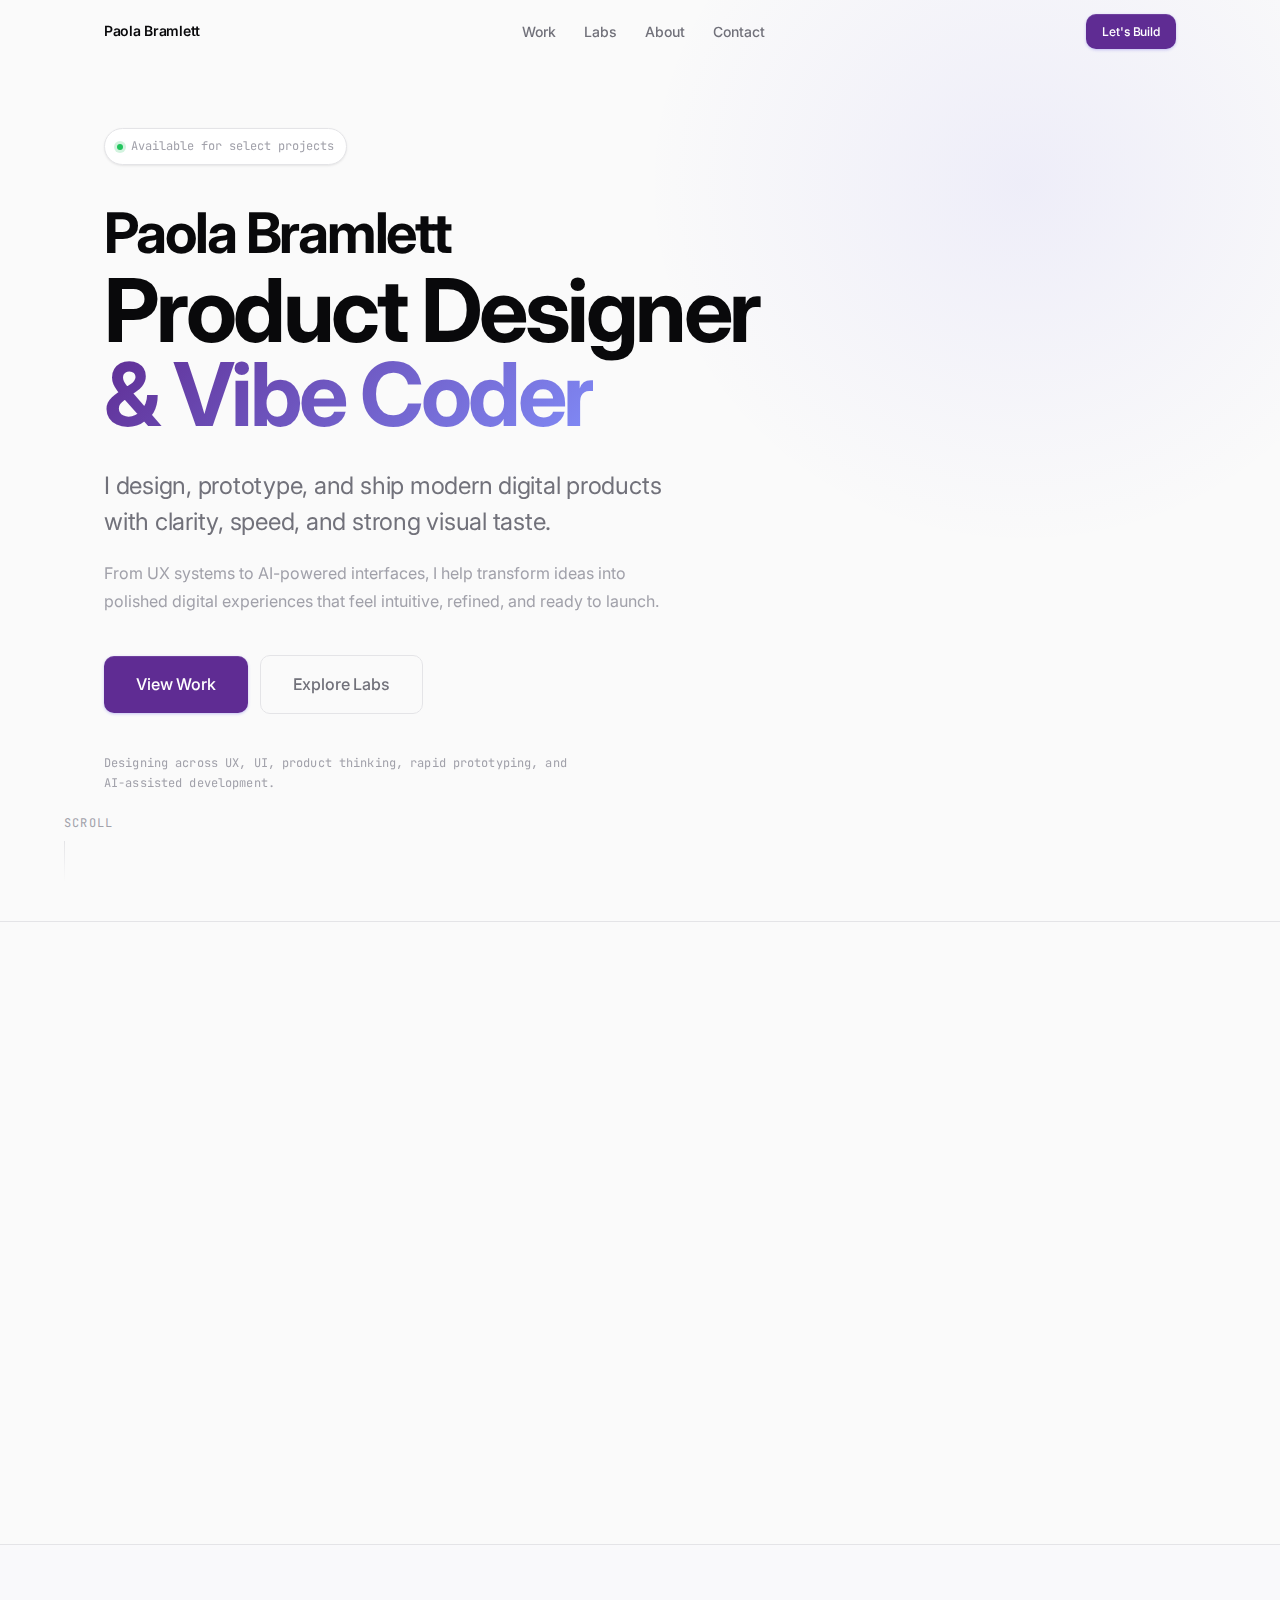
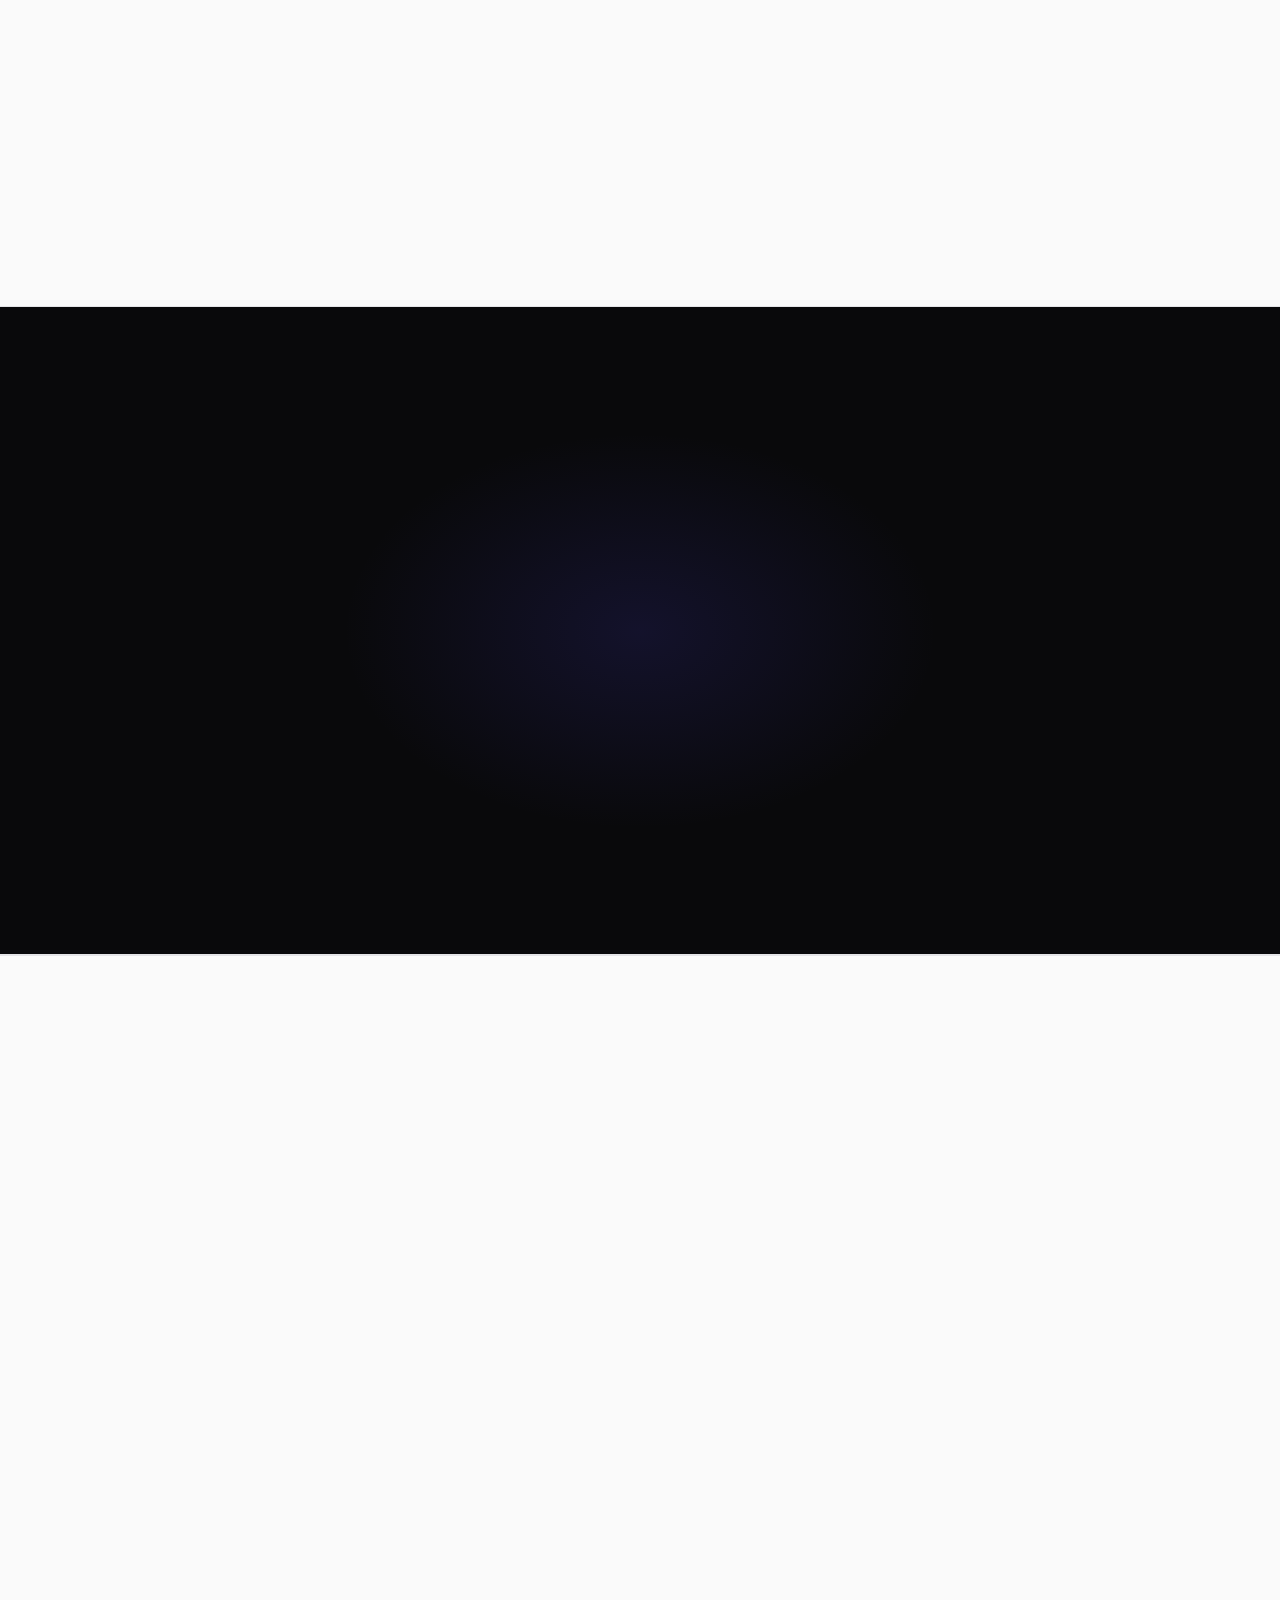
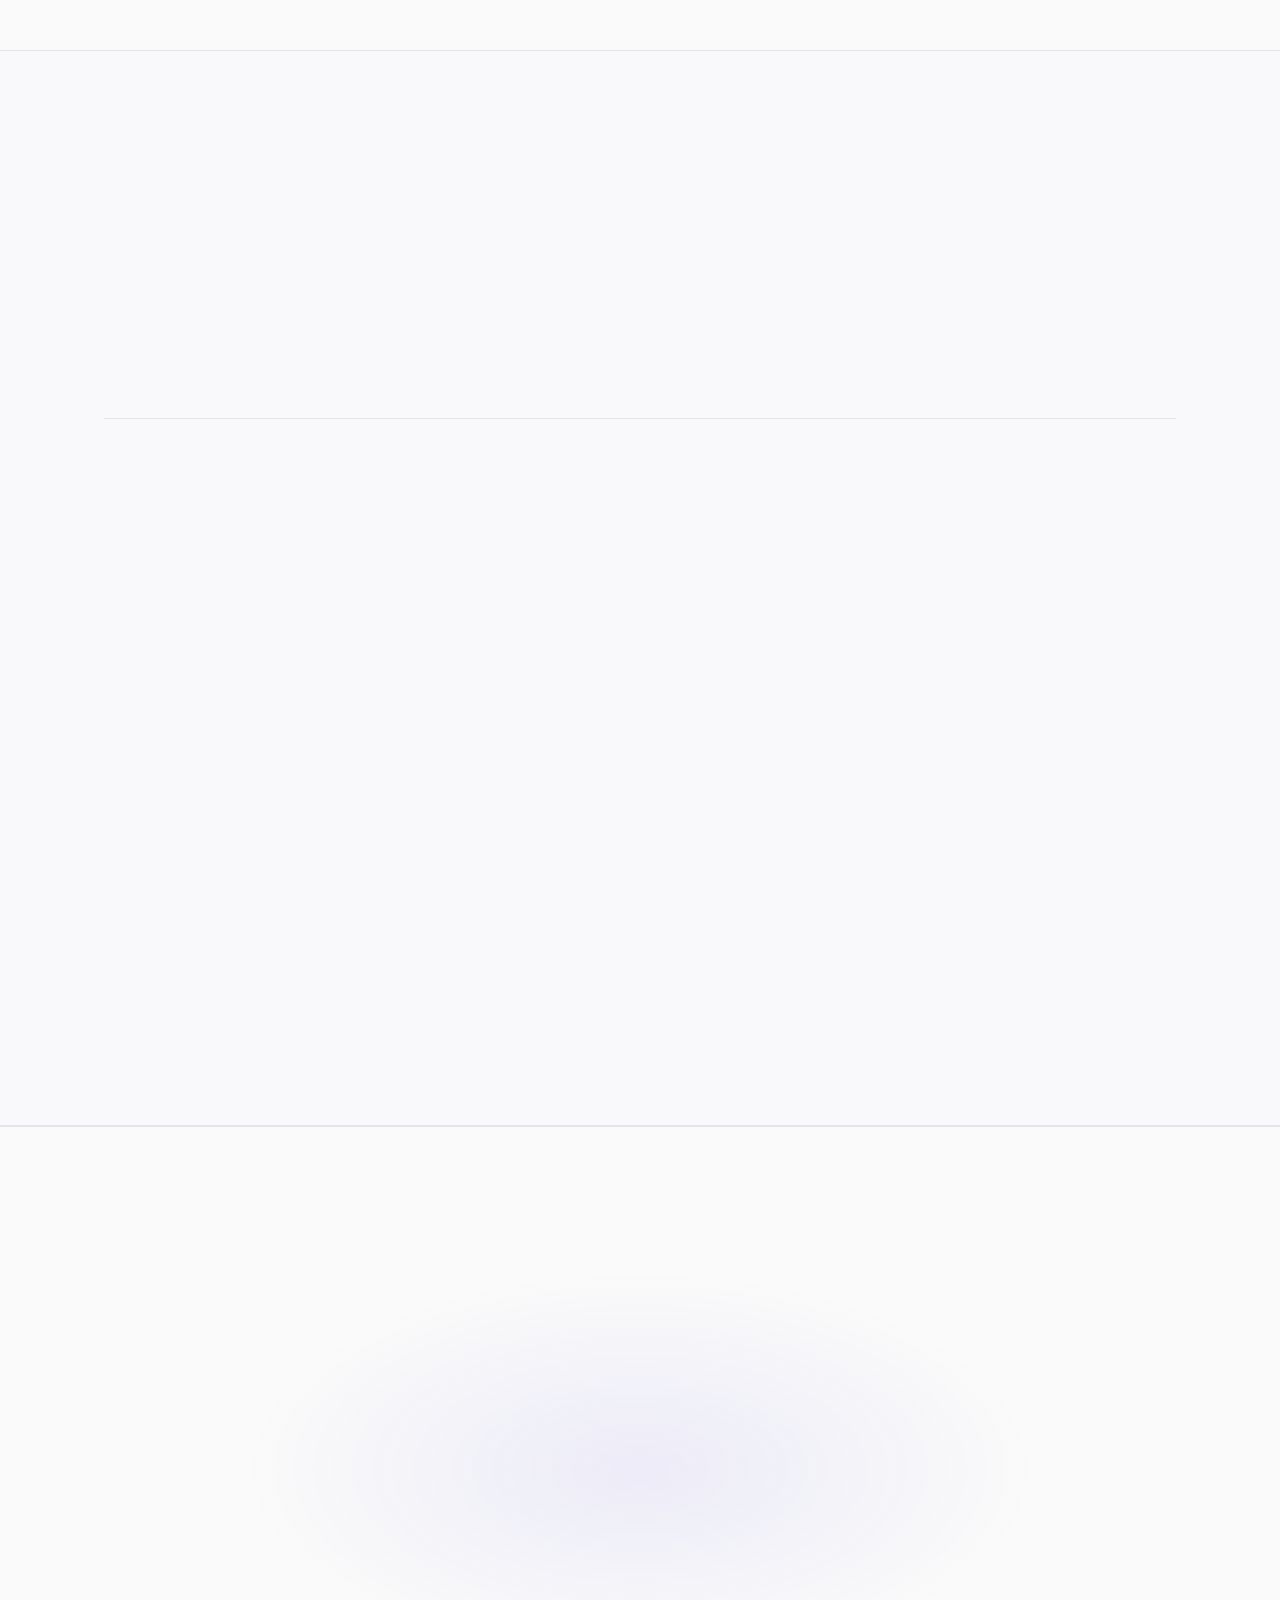
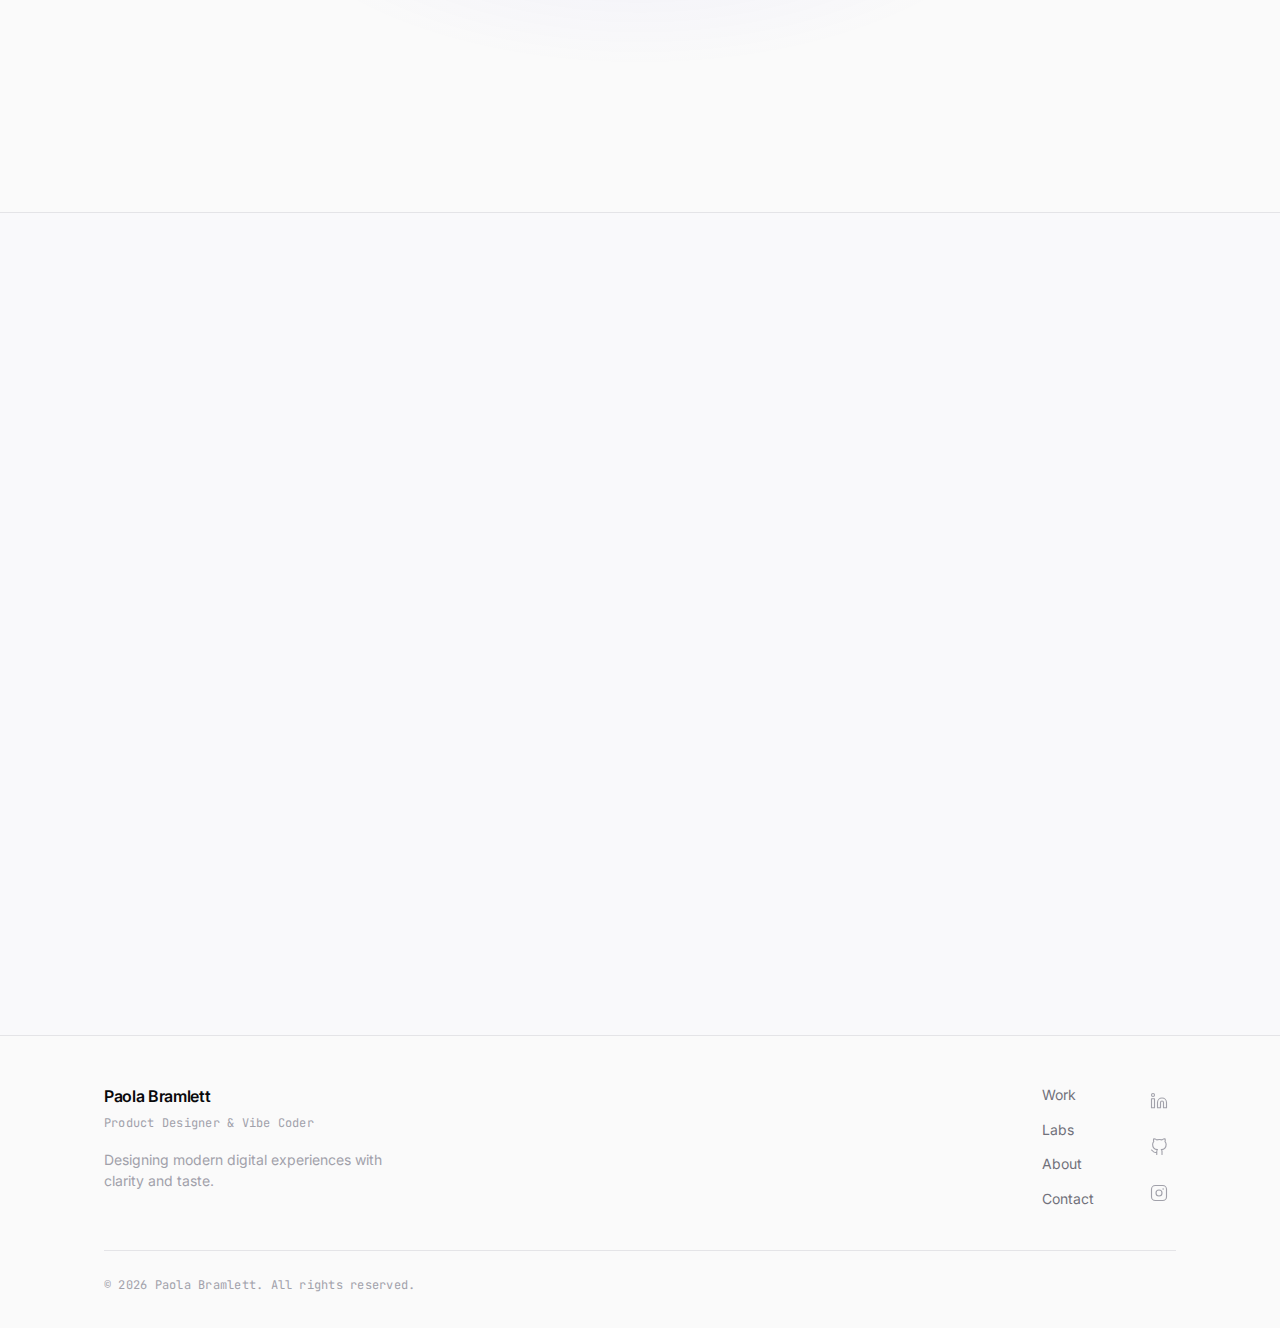
<file: index.html>
<!DOCTYPE html>
<html lang="en">
<head>
  <meta charset="UTF-8" />
  <meta name="viewport" content="width=device-width, initial-scale=1.0" />
  <meta name="description" content="Paola Bramlett — Product Designer & Vibe Coder. I design, prototype, and ship modern digital products with clarity, speed, and strong visual taste." />
  <title>Paola Bramlett — Product Designer & Vibe Coder</title>

  <link rel="preconnect" href="https://fonts.googleapis.com" />
  <link rel="preconnect" href="https://fonts.gstatic.com" crossorigin />
  <link href="https://fonts.googleapis.com/css2?family=Inter:ital,opsz,wght@0,14..32,300;0,14..32,400;0,14..32,500;0,14..32,600;0,14..32,700;1,14..32,400&family=JetBrains+Mono:wght@400;500&display=swap" rel="stylesheet" />
  <link rel="stylesheet" href="styles.css?v=2" />
</head>
<body>

  <!-- ── NAVBAR ──────────────────────────────────────────── -->
  <nav class="navbar" id="navbar" role="navigation" aria-label="Main navigation">
    <div class="nav-inner">
      <a class="nav-logo" href="#home" aria-label="Paola Bramlett — home">
        Paola Bramlett
      </a>
      <ul class="nav-links" role="list">
        <li><a href="#work" class="nav-link">Work</a></li>
        <li><a href="#labs" class="nav-link">Labs</a></li>
        <li><a href="#about" class="nav-link">About</a></li>
        <li><a href="#contact" class="nav-link">Contact</a></li>
      </ul>
      <a href="#contact" class="btn btn-primary btn-sm nav-cta">Let's Build</a>
      <button class="nav-toggle" aria-label="Toggle menu" aria-expanded="false">
        <span></span><span></span><span></span>
      </button>
    </div>
    <div class="nav-mobile-menu" id="mobileMenu" aria-hidden="true">
      <ul role="list">
        <li><a href="#work" class="nav-link">Work</a></li>
        <li><a href="#labs" class="nav-link">Labs</a></li>
        <li><a href="#about" class="nav-link">About</a></li>
        <li><a href="#contact" class="nav-link">Contact</a></li>
      </ul>
      <a href="#contact" class="btn btn-primary">Let's Build</a>
    </div>
  </nav>

  <!-- ── HERO ───────────────────────────────────────────── -->
  <section class="hero" id="home" aria-labelledby="hero-heading">
    <div class="hero-bg-glow" aria-hidden="true"></div>
    <div class="container">
      <div class="hero-content">
        <div class="hero-badge reveal" data-delay="0">
          <span class="badge-dot"></span>
          <span>Available for select projects</span>
        </div>

        <h1 class="hero-heading reveal" data-delay="80" id="hero-heading">
          <span class="hero-name">Paola Bramlett</span>
          <span class="hero-title">Product Designer<br /><em>&amp; Vibe Coder</em></span>
        </h1>

        <p class="hero-subheadline reveal" data-delay="160">
          I design, prototype, and ship modern digital products<br class="br-desktop" /> with clarity, speed, and strong visual taste.
        </p>

        <p class="hero-body reveal" data-delay="200">
          From UX systems to AI-powered interfaces, I help transform ideas into polished
          digital experiences that feel intuitive, refined, and ready to launch.
        </p>

        <div class="hero-actions reveal" data-delay="260">
          <a href="#work" class="btn btn-primary btn-lg">View Work</a>
          <a href="#labs" class="btn btn-ghost btn-lg">Explore Labs</a>
        </div>

        <p class="hero-caption reveal" data-delay="320">
          Designing across UX, UI, product thinking, rapid prototyping, and AI-assisted development.
        </p>
      </div>
    </div>

    <div class="hero-scroll-indicator reveal" data-delay="400" aria-hidden="true">
      <span>Scroll</span>
      <div class="scroll-line"></div>
    </div>
  </section>

  <!-- ── VALUE PROPOSITION ──────────────────────────────── -->
  <section class="value-prop" id="value" aria-labelledby="value-heading">
    <div class="container">
      <div class="section-label reveal">
        <span class="label-line"></span>
        <span>What I bring</span>
      </div>

      <div class="value-grid">
        <div class="value-text">
          <h2 class="section-heading reveal" id="value-heading">
            Built for founders,<br />teams, and ambitious<br />products.
          </h2>
        </div>
        <div class="value-body reveal" data-delay="80">
          <p>
            I work at the intersection of product thinking, interface design, and rapid prototyping.
            That means I can help shape the experience, design the interface, and bring ideas closer
            to launch. Not just make things look good.
          </p>
          <p>
            My work focuses on creating digital products that feel clear, intentional, and visually refined.
          </p>

          <ul class="capabilities-list" role="list" aria-label="Capabilities">
            <li class="capability-tag">UX/UI Design</li>
            <li class="capability-tag">Product Thinking</li>
            <li class="capability-tag">Rapid Prototyping</li>
            <li class="capability-tag">Design Systems</li>
            <li class="capability-tag accent-tag">Vibe Coding</li>
            <li class="capability-tag">Modern Web Interfaces</li>
          </ul>
        </div>
      </div>
    </div>
  </section>

  <!-- ── SELECTED WORK ──────────────────────────────────── -->
  <section class="work" id="work" aria-labelledby="work-heading">
    <div class="container">
      <div class="section-header reveal">
        <div class="section-label">
          <span class="label-line"></span>
          <span>Selected Work</span>
        </div>
        <h2 class="section-heading" id="work-heading">Case Studies</h2>
        <p class="section-body">
          A curated selection of product design, UX/UI, and digital experiences focused on
          usability, clarity, and modern interface design. Each case study shows the thinking
          behind the interface — from research and structure to final product experience.
        </p>
      </div>

      <div class="work-grid">

        <article class="work-card reveal" data-delay="0">
          <div class="work-card-visual">
            <!--
              INTEGRAR IMAGEN — ExploreTogether
              Reemplaza el bloque .img-placeholder con esta etiqueta:

              <img
                src="img/Mask_group_097.jpg"
                alt="Captura de pantalla de ExploreTogether"
                class="work-card-img"
                loading="lazy"
              />

              Tamaño recomendado: 760 × 440 px (ratio 16:9)
            -->
            <img
                src="img/Mask_group_097 2.webp"
                alt="Captura de pantalla de ExploreTogether"
                class="work-card-img"
                loading="lazy"
              />
          </div>
          <div class="work-card-body">
            <span class="work-card-type">UX/UI · Mobile Platform</span>
            <h3 class="work-card-title">ExploreTogether</h3>
            <p class="work-card-desc">
              A crowdsourced travel platform designed to help users discover authentic destinations
              through community-driven recommendations.
            </p>
          </div>
          <div class="work-card-footer">
            <!-- UPDATE: Reemplaza con el link real al case study (Behance, Notion, página interna, etc.) -->
            <a href="https://bony-eggplant-acc.notion.site/ExploreTogether-UX-UI-Case-Study-072f431d588d45b183e47c799b5f86dc?source=copy_link" class="work-card-cta" aria-label="View ExploreTogether case study" target="_blank">
              View Case Study
              <svg width="16" height="16" viewBox="0 0 16 16" fill="none" aria-hidden="true">
                <path d="M3 8h10M9 4l4 4-4 4" stroke="currentColor" stroke-width="1.5" stroke-linecap="round" stroke-linejoin="round"/>
              </svg>
            </a>
          </div>
        </article>

        <article class="work-card reveal" data-delay="80">
          <div class="work-card-visual">
            <!--
              INTEGRAR IMAGEN — Event Planning & RSVP Platform
              Reemplaza el bloque .img-placeholder con esta etiqueta:

              <img
                src="img/Mask_group_091.png"
                alt="Captura de pantalla del Event Planning & RSVP Platform"
                class="work-card-img"
                loading="lazy"
              />

              Tamaño recomendado: 760 × 440 px (ratio 16:9)
            -->
            <img
                src="img/Mask_group_4.webp"
                alt="Captura de pantalla del Event Planning & RSVP Platform"
                class="work-card-img"
                loading="lazy"
              />
          </div>
          <div class="work-card-body">
            <span class="work-card-type">Product Design · Mobile/Web</span>
            <h3 class="work-card-title">Event Planning &amp; RSVP Platform</h3>
            <p class="work-card-desc">
              A digital product focused on simplifying event coordination and improving
              guest interactions from invitation to attendance.
            </p>
          </div>
          <div class="work-card-footer">
            <!-- UPDATE: Reemplaza con el link real al case study (Behance, Notion, página interna, etc.) -->
            <a href="https://bony-eggplant-acc.notion.site/EventFlow-Event-Planning-RSVP-Platform-072f431d588d45b183e47c799b5f86dc" class="work-card-cta" aria-label="View Event Planning case study" target="_blank">
              View Case Study
              <svg width="16" height="16" viewBox="0 0 16 16" fill="none" aria-hidden="true">
                <path d="M3 8h10M9 4l4 4-4 4" stroke="currentColor" stroke-width="1.5" stroke-linecap="round" stroke-linejoin="round"/>
              </svg>
            </a>
          </div>
        </article>

        <article class="work-card reveal" data-delay="160">
          <div class="work-card-visual">
            <!--
              INTEGRAR IMAGEN — Mental Health Support Platform
              Reemplaza el bloque .img-placeholder con esta etiqueta:

              <img
                src="img/Mask_group_082.png"
                alt="Captura de pantalla del Mental Health Support Platform"
                class="work-card-img"
                loading="lazy"
              />

              Tamaño recomendado: 760 × 440 px (ratio 16:9)
            -->
            <img
                src="img/Mask_group_082.webp"
                alt="Captura de pantalla del Mental Health Support Platform"
                class="work-card-img"
                loading="lazy"
              />
          </div>
          <div class="work-card-body">
            <span class="work-card-type">UX Design · Concept</span>
            <h3 class="work-card-title">Mental Health Support Platform</h3>
            <p class="work-card-desc">
              A concept platform designed to make emotional support tools more accessible,
              structured, and easy to navigate for people seeking help.
            </p>
          </div>
          <div class="work-card-footer">
            <!-- UPDATE: Reemplaza con el link real al case study (Behance, Notion, página interna, etc.) -->
            <a href="https://bony-eggplant-acc.notion.site/MindSpace-Mental-Health-Support-Platform-3207bc9ee119804e9837d9d5e20fc34f?source=copy_link" class="work-card-cta" aria-label="View Mental Health Platform case study" target="_blank">
              View Case Study
              <svg width="16" height="16" viewBox="0 0 16 16" fill="none" aria-hidden="true">
                <path d="M3 8h10M9 4l4 4-4 4" stroke="currentColor" stroke-width="1.5" stroke-linecap="round" stroke-linejoin="round"/>
              </svg>
            </a>
          </div>
        </article>

      </div>
    </div>
  </section>

  <!-- ── LABS ───────────────────────────────────────────── -->
  <section class="labs" id="labs" aria-labelledby="labs-heading">
    <div class="container">
      <div class="section-header reveal">
        <div class="section-label">
          <span class="label-line"></span>
          <span>Labs</span>
        </div>
        <h2 class="section-heading" id="labs-heading">Experiments</h2>
        <p class="section-body">
          The Lab is where I explore new interface ideas, rapid product prototypes, and
          AI-assisted workflows. Some experiments begin as design explorations. Others
          evolve into functional prototypes and product concepts.
        </p>
      </div>

      <div class="labs-grid">

        <article class="lab-card reveal" data-delay="0">
          <div class="lab-card-header">
            <span class="lab-tag">AI</span>
            <div class="lab-card-icon" aria-hidden="true">
              <svg width="20" height="20" viewBox="0 0 20 20" fill="none">
                <path d="M10 2l2.4 4.8L18 8l-4 3.9.9 5.1L10 14.4 5.1 17l.9-5.1L2 8l5.6-1.2z" stroke="currentColor" stroke-width="1.2" stroke-linejoin="round"/>
              </svg>
            </div>
          </div>
          <h3 class="lab-card-title">AI Interface Experiments</h3>
          <p class="lab-card-desc">Exploring how AI-native interactions reshape the visual language of interfaces and user flows.</p>
        </article>

        <article class="lab-card reveal" data-delay="60">
          <div class="lab-card-header">
            <span class="lab-tag">Proto</span>
            <div class="lab-card-icon" aria-hidden="true">
              <svg width="20" height="20" viewBox="0 0 20 20" fill="none">
                <rect x="3" y="3" width="14" height="14" rx="2" stroke="currentColor" stroke-width="1.2"/>
                <path d="M7 10h6M10 7v6" stroke="currentColor" stroke-width="1.2" stroke-linecap="round"/>
              </svg>
            </div>
          </div>
          <h3 class="lab-card-title">Product Prototypes</h3>
          <p class="lab-card-desc">Rapid product concepts built to explore feasibility, flow, and first-impression experience.</p>
        </article>

        <article class="lab-card reveal" data-delay="120">
          <div class="lab-card-header">
            <span class="lab-tag">Motion</span>
            <div class="lab-card-icon" aria-hidden="true">
              <svg width="20" height="20" viewBox="0 0 20 20" fill="none">
                <circle cx="10" cy="10" r="3" stroke="currentColor" stroke-width="1.2"/>
                <path d="M10 2v3M10 15v3M2 10h3M15 10h3" stroke="currentColor" stroke-width="1.2" stroke-linecap="round"/>
                <path d="M4.2 4.2l2.1 2.1M13.7 13.7l2.1 2.1M4.2 15.8l2.1-2.1M13.7 6.3l2.1-2.1" stroke="currentColor" stroke-width="1.2" stroke-linecap="round" opacity=".5"/>
              </svg>
            </div>
          </div>
          <h3 class="lab-card-title">Interaction Experiments</h3>
          <p class="lab-card-desc">Micro-interactions, transitions, and motion design studies pushing the edges of UI behavior.</p>
        </article>

        <article class="lab-card reveal" data-delay="180">
          <div class="lab-card-header">
            <span class="lab-tag">Code</span>
            <div class="lab-card-icon" aria-hidden="true">
              <svg width="20" height="20" viewBox="0 0 20 20" fill="none">
                <path d="M6 7l-3 3 3 3M14 7l3 3-3 3" stroke="currentColor" stroke-width="1.2" stroke-linecap="round" stroke-linejoin="round"/>
                <path d="M11 5l-2 10" stroke="currentColor" stroke-width="1.2" stroke-linecap="round" opacity=".6"/>
              </svg>
            </div>
          </div>
          <h3 class="lab-card-title">Design + Code Explorations</h3>
          <p class="lab-card-desc">Projects where Figma and code blur together — vibe-coded interfaces brought to life with AI-assisted development.</p>
        </article>

      </div>

      <div class="labs-cta reveal">
        <!-- UPDATE: Cambia a la URL de tu página de labs completa, o deja #contact si prefieres -->
        <a href="#contact" class="btn btn-outline">
          Explore the Lab
          <svg width="16" height="16" viewBox="0 0 16 16" fill="none" aria-hidden="true">
            <path d="M3 8h10M9 4l4 4-4 4" stroke="currentColor" stroke-width="1.5" stroke-linecap="round" stroke-linejoin="round"/>
          </svg>
        </a>
      </div>
    </div>
  </section>

  <!-- ── DESIGN PHILOSOPHY ──────────────────────────────── -->
  <section class="philosophy" aria-labelledby="philosophy-heading">
    <div class="container">
      <div class="philosophy-inner reveal">
        <div class="section-label">
          <span class="label-line"></span>
          <span>Design Philosophy</span>
        </div>
        <blockquote class="philosophy-quote" id="philosophy-heading">
          Good design creates momentum.
        </blockquote>
        <div class="philosophy-body">
          <p>
            Strong digital products are built through clarity, not noise. The best interfaces
            simplify complexity, guide users naturally, and create trust through thoughtful details.
          </p>
          <p>
            My approach combines visual restraint, product logic, and fast iteration — allowing
            ideas to move from concept to usable interface quickly.
          </p>
        </div>
      </div>
    </div>
  </section>

  <!-- ── ABOUT ──────────────────────────────────────────── -->
  <section class="about" id="about" aria-labelledby="about-heading">
    <div class="container">
      <div class="about-grid">
        <div class="about-left">
          <!--
            INTEGRAR FOTO DE PERFIL
            Reemplaza el bloque .img-placeholder--avatar con esta etiqueta:

            <img
              src="img/IMG_2794 2.JPG"
              alt="Paola Bramlett"
              class="about-avatar-img"
              loading="lazy"
            />

            Tamaño recomendado: 160 × 160 px, recortada en círculo o cuadrado
          -->
          <img
              src="img/IMG_2794 2.JPG"
              alt="Paola Bramlett"
              class="about-avatar-img"
              loading="lazy"
            />

          <div class="section-label reveal">
            <span class="label-line"></span>
            <span>About</span>
          </div>
          <h2 class="section-heading reveal" id="about-heading">
            Designing at the edge of<br />design and development.
          </h2>
          <div class="about-details reveal" data-delay="60">
            <div class="about-stat">
              <span class="stat-value">Mexico</span>
              <span class="stat-label">Based in</span>
            </div>
            <div class="about-stat">
              <span class="stat-value">UX + UI</span>
              <span class="stat-label">Primary focus</span>
            </div>
            <div class="about-stat">
              <span class="stat-value">AI-first</span>
              <span class="stat-label">Workflow</span>
            </div>
          </div>
        </div>

        <div class="about-right reveal" data-delay="80">
          <p>
            I'm a Product Designer and UX/UI designer based in Mexico, focused on building
            digital products that feel modern, intuitive, and visually elevated.
          </p>
          <p>
            My work combines product thinking, interface design, and rapid prototyping to
            transform ideas into experiences that are both usable and memorable.
          </p>
          <p>
            I'm particularly interested in the space where design and development start to
            merge — where designers can think through systems, prototype interactions quickly,
            and bring ideas closer to real products.
          </p>
          <p>
            Through vibe coding and AI-assisted workflows, I explore faster ways of shaping
            and building digital experiences.
          </p>
        </div>
      </div>
    </div>
  </section>

  <!-- ── SERVICES / COLLABORATION ───────────────────────── -->
  <section class="services" aria-labelledby="services-heading">
    <div class="container">
      <div class="section-header reveal">
        <div class="section-label">
          <span class="label-line"></span>
          <span>Collaboration</span>
        </div>
        <h2 class="section-heading" id="services-heading">How I Can Help</h2>
        <p class="section-body">
          I collaborate with founders, startups, and teams that want to move quickly from idea to product.
        </p>
      </div>

      <ul class="services-list" role="list">
        <li class="service-item reveal" data-delay="0">
          <span class="service-number" aria-hidden="true">01</span>
          <div class="service-content">
            <h3 class="service-title">UX/UI Design for Digital Products</h3>
            <p class="service-desc">End-to-end interface design from research and wireframes to polished, production-ready UI.</p>
          </div>
          <div class="service-arrow" aria-hidden="true">
            <svg width="20" height="20" viewBox="0 0 20 20" fill="none">
              <path d="M4 10h12M11 5l5 5-5 5" stroke="currentColor" stroke-width="1.5" stroke-linecap="round" stroke-linejoin="round"/>
            </svg>
          </div>
        </li>
        <li class="service-item reveal" data-delay="40">
          <span class="service-number" aria-hidden="true">02</span>
          <div class="service-content">
            <h3 class="service-title">Product Interface Design</h3>
            <p class="service-desc">Designing core product interfaces that guide users with clarity and build lasting trust.</p>
          </div>
          <div class="service-arrow" aria-hidden="true">
            <svg width="20" height="20" viewBox="0 0 20 20" fill="none">
              <path d="M4 10h12M11 5l5 5-5 5" stroke="currentColor" stroke-width="1.5" stroke-linecap="round" stroke-linejoin="round"/>
            </svg>
          </div>
        </li>
        <li class="service-item reveal" data-delay="80">
          <span class="service-number" aria-hidden="true">03</span>
          <div class="service-content">
            <h3 class="service-title">Rapid Prototyping</h3>
            <p class="service-desc">Fast, high-fidelity prototypes that validate ideas before a single line of production code is written.</p>
          </div>
          <div class="service-arrow" aria-hidden="true">
            <svg width="20" height="20" viewBox="0 0 20 20" fill="none">
              <path d="M4 10h12M11 5l5 5-5 5" stroke="currentColor" stroke-width="1.5" stroke-linecap="round" stroke-linejoin="round"/>
            </svg>
          </div>
        </li>
        <li class="service-item reveal" data-delay="120">
          <span class="service-number" aria-hidden="true">04</span>
          <div class="service-content">
            <h3 class="service-title">Design Systems</h3>
            <p class="service-desc">Scalable component libraries and token-based design systems that keep teams moving in sync.</p>
          </div>
          <div class="service-arrow" aria-hidden="true">
            <svg width="20" height="20" viewBox="0 0 20 20" fill="none">
              <path d="M4 10h12M11 5l5 5-5 5" stroke="currentColor" stroke-width="1.5" stroke-linecap="round" stroke-linejoin="round"/>
            </svg>
          </div>
        </li>
        <li class="service-item reveal" data-delay="160">
          <span class="service-number" aria-hidden="true">05</span>
          <div class="service-content">
            <h3 class="service-title">Vibe Coding &amp; AI-Assisted Development</h3>
            <p class="service-desc">Using AI-powered workflows to prototype and build functional interfaces faster than traditional design-dev handoffs allow.</p>
          </div>
          <div class="service-arrow" aria-hidden="true">
            <svg width="20" height="20" viewBox="0 0 20 20" fill="none">
              <path d="M4 10h12M11 5l5 5-5 5" stroke="currentColor" stroke-width="1.5" stroke-linecap="round" stroke-linejoin="round"/>
            </svg>
          </div>
        </li>
        <li class="service-item reveal" data-delay="200">
          <span class="service-number" aria-hidden="true">06</span>
          <div class="service-content">
            <h3 class="service-title">Modern Marketing &amp; Product Websites</h3>
            <p class="service-desc">High-conversion marketing sites and product landing pages with premium visual design and refined interactions.</p>
          </div>
          <div class="service-arrow" aria-hidden="true">
            <svg width="20" height="20" viewBox="0 0 20 20" fill="none">
              <path d="M4 10h12M11 5l5 5-5 5" stroke="currentColor" stroke-width="1.5" stroke-linecap="round" stroke-linejoin="round"/>
            </svg>
          </div>
        </li>
      </ul>
    </div>
  </section>

  <!-- ── CTA ────────────────────────────────────────────── -->
  <section class="cta-section" aria-labelledby="cta-heading">
    <div class="cta-bg-glow" aria-hidden="true"></div>
    <div class="container">
      <div class="cta-inner reveal">
        <h2 class="cta-heading" id="cta-heading">
          Let's build something<br />people remember.
        </h2>
        <p class="cta-body">
          If you're working on a product and need help shaping the experience, refining the
          interface, or building modern digital interactions, I'd love to hear about it.
        </p>
        <a href="#contact" class="btn btn-primary btn-lg cta-btn">Get in Touch</a>
        <p class="cta-caption">
          Available for select freelance projects, collaborations, and in-house opportunities.
        </p>
      </div>
    </div>
  </section>

  <!-- ── CONTACT ────────────────────────────────────────── -->
  <section class="contact" id="contact" aria-labelledby="contact-heading">
    <div class="container">
      <div class="contact-grid">

        <div class="contact-left">
          <div class="section-label reveal">
            <span class="label-line"></span>
            <span>Contact</span>
          </div>
          <h2 class="section-heading reveal" id="contact-heading">
            Start a<br />conversation.
          </h2>
          <p class="contact-body reveal" data-delay="60">
            Have a project, role, or collaboration in mind?<br />
            Send a message and let's talk.
          </p>
          <div class="contact-links reveal" data-delay="100">
            <!-- UPDATE: Reemplaza YOUR_USERNAME con tu usuario real en cada red social -->
            <a href="https://www.linkedin.com/in/paolabramlett" class="contact-link" target="_blank" rel="noopener" aria-label="LinkedIn profile">
              <svg width="18" height="18" viewBox="0 0 24 24" fill="none" aria-hidden="true">
                <path d="M16 8a6 6 0 0 1 6 6v7h-4v-7a2 2 0 0 0-2-2 2 2 0 0 0-2 2v7h-4v-7a6 6 0 0 1 6-6z" stroke="currentColor" stroke-width="1.5" stroke-linecap="round" stroke-linejoin="round"/>
                <rect x="2" y="9" width="4" height="12" stroke="currentColor" stroke-width="1.5" stroke-linecap="round" stroke-linejoin="round"/>
                <circle cx="4" cy="4" r="2" stroke="currentColor" stroke-width="1.5"/>
              </svg>
              LinkedIn
            </a>
            <a href="https://github.com/paolabramlett" class="contact-link" target="_blank" rel="noopener" aria-label="GitHub profile">
              <svg width="18" height="18" viewBox="0 0 24 24" fill="none" aria-hidden="true">
                <path d="M9 19c-5 1.5-5-2.5-7-3m14 6v-3.87a3.37 3.37 0 0 0-.94-2.61c3.14-.35 6.44-1.54 6.44-7A5.44 5.44 0 0 0 20 4.77 5.07 5.07 0 0 0 19.91 1S18.73.65 16 2.48a13.38 13.38 0 0 0-7 0C6.27.65 5.09 1 5.09 1A5.07 5.07 0 0 0 5 4.77a5.44 5.44 0 0 0-1.5 3.78c0 5.42 3.3 6.61 6.44 7A3.37 3.37 0 0 0 9 18.13V22" stroke="currentColor" stroke-width="1.5" stroke-linecap="round" stroke-linejoin="round"/>
              </svg>
              GitHub
            </a>
            <a href="https://www.instagram.com/paolabramlett" class="contact-link" target="_blank" rel="noopener" aria-label="Instagram profile">
              <svg width="18" height="18" viewBox="0 0 24 24" fill="none" aria-hidden="true">
                <rect x="2" y="2" width="20" height="20" rx="5" stroke="currentColor" stroke-width="1.5"/>
                <circle cx="12" cy="12" r="4" stroke="currentColor" stroke-width="1.5"/>
                <circle cx="17.5" cy="6.5" r="1" fill="currentColor"/>
              </svg>
              Instagram
            </a>
          </div>
        </div>

        <div class="contact-right reveal" data-delay="80">
          <form 
  class="contact-form" 
  id="contactForm" 
  name="contact"
  method="POST"
  data-netlify="true"
  netlify-honeypot="bot-field"
  novalidate 
  aria-label="Contact form"
 
>
  <!-- Hidden fields required by Netlify -->
  <input type="hidden" name="form-name" value="contact" />
  <p class="hidden" style="display:none">
    <label>Don't fill this out: <input name="bot-field" /></label>
  </p>
            <div class="form-group">
              <label for="name" class="form-label">Name</label>
              <input
                type="text"
                id="name"
                name="name"
                class="form-input"
                placeholder="Your name"
                autocomplete="name"
                required
                aria-required="true"
              />
            </div>
            <div class="form-group">
              <label for="email" class="form-label">Email</label>
              <input
                type="email"
                id="email"
                name="email"
                class="form-input"
                placeholder="your@email.com"
                autocomplete="email"
                required
                aria-required="true"
              />
            </div>
            <div class="form-group">
              <label for="project" class="form-label">Project</label>
              <input
                type="text"
                id="project"
                name="project"
                class="form-input"
                placeholder="What are you working on?"
              />
            </div>
            <div class="form-group">
              <label for="message" class="form-label">Message</label>
              <textarea
                id="message"
                name="message"
                class="form-input form-textarea"
                placeholder="Tell me about your project or opportunity..."
                rows="5"
                required
                aria-required="true"
              ></textarea>
            </div>
            <button type="submit" class="btn btn-primary btn-lg form-submit">
              Send Message
              <svg width="16" height="16" viewBox="0 0 16 16" fill="none" aria-hidden="true">
                <path d="M2 8l10-5-4 5 4 5-10-5z" stroke="currentColor" stroke-width="1.2" stroke-linejoin="round"/>
              </svg>
            </button>
            <p class="form-success" id="formSuccess" aria-live="polite" role="status"></p>
          </form>
        </div>

      </div>
    </div>
  </section>

  <!-- ── FOOTER ─────────────────────────────────────────── -->
  <footer class="footer" role="contentinfo">
    <div class="container">
      <div class="footer-inner">
        <div class="footer-brand">
          <span class="footer-name">Paola Bramlett</span>
          <span class="footer-role">Product Designer &amp; Vibe Coder</span>
          <p class="footer-tagline">Designing modern digital experiences with clarity and taste.</p>
        </div>
        <nav class="footer-nav" aria-label="Footer navigation">
          <a href="#work" class="footer-link">Work</a>
          <a href="#labs" class="footer-link">Labs</a>
          <a href="#about" class="footer-link">About</a>
          <a href="#contact" class="footer-link">Contact</a>
        </nav>
        <div class="footer-social">
          <!-- UPDATE: Reemplaza YOUR_USERNAME con tu usuario real en cada red social -->
          <a href="https://www.linkedin.com/in/paolabramlett" class="footer-social-link" target="_blank" rel="noopener" aria-label="LinkedIn">
            <svg width="18" height="18" viewBox="0 0 24 24" fill="none" aria-hidden="true">
              <path d="M16 8a6 6 0 0 1 6 6v7h-4v-7a2 2 0 0 0-2-2 2 2 0 0 0-2 2v7h-4v-7a6 6 0 0 1 6-6z" stroke="currentColor" stroke-width="1.5" stroke-linecap="round" stroke-linejoin="round"/>
              <rect x="2" y="9" width="4" height="12" stroke="currentColor" stroke-width="1.5" stroke-linecap="round" stroke-linejoin="round"/>
              <circle cx="4" cy="4" r="2" stroke="currentColor" stroke-width="1.5"/>
            </svg>
          </a>
          <a href="https://github.com/paolabramlett" class="footer-social-link" target="_blank" rel="noopener" aria-label="GitHub">
            <svg width="18" height="18" viewBox="0 0 24 24" fill="none" aria-hidden="true">
              <path d="M9 19c-5 1.5-5-2.5-7-3m14 6v-3.87a3.37 3.37 0 0 0-.94-2.61c3.14-.35 6.44-1.54 6.44-7A5.44 5.44 0 0 0 20 4.77 5.07 5.07 0 0 0 19.91 1S18.73.65 16 2.48a13.38 13.38 0 0 0-7 0C6.27.65 5.09 1 5.09 1A5.07 5.07 0 0 0 5 4.77a5.44 5.44 0 0 0-1.5 3.78c0 5.42 3.3 6.61 6.44 7A3.37 3.37 0 0 0 9 18.13V22" stroke="currentColor" stroke-width="1.5" stroke-linecap="round" stroke-linejoin="round"/>
            </svg>
          </a>
          <a href="https://www.instagram.com/paolabramlett" class="footer-social-link" target="_blank" rel="noopener" aria-label="Instagram">
            <svg width="18" height="18" viewBox="0 0 24 24" fill="none" aria-hidden="true">
              <rect x="2" y="2" width="20" height="20" rx="5" stroke="currentColor" stroke-width="1.5"/>
              <circle cx="12" cy="12" r="4" stroke="currentColor" stroke-width="1.5"/>
              <circle cx="17.5" cy="6.5" r="1" fill="currentColor"/>
            </svg>
          </a>
        </div>
      </div>
      <div class="footer-bottom">
        <p class="footer-copy">&copy; 2026 Paola Bramlett. All rights reserved.</p>
      </div>
    </div>
  </footer>

  <script src="script.js"></script>
</body>
</html>
</file>
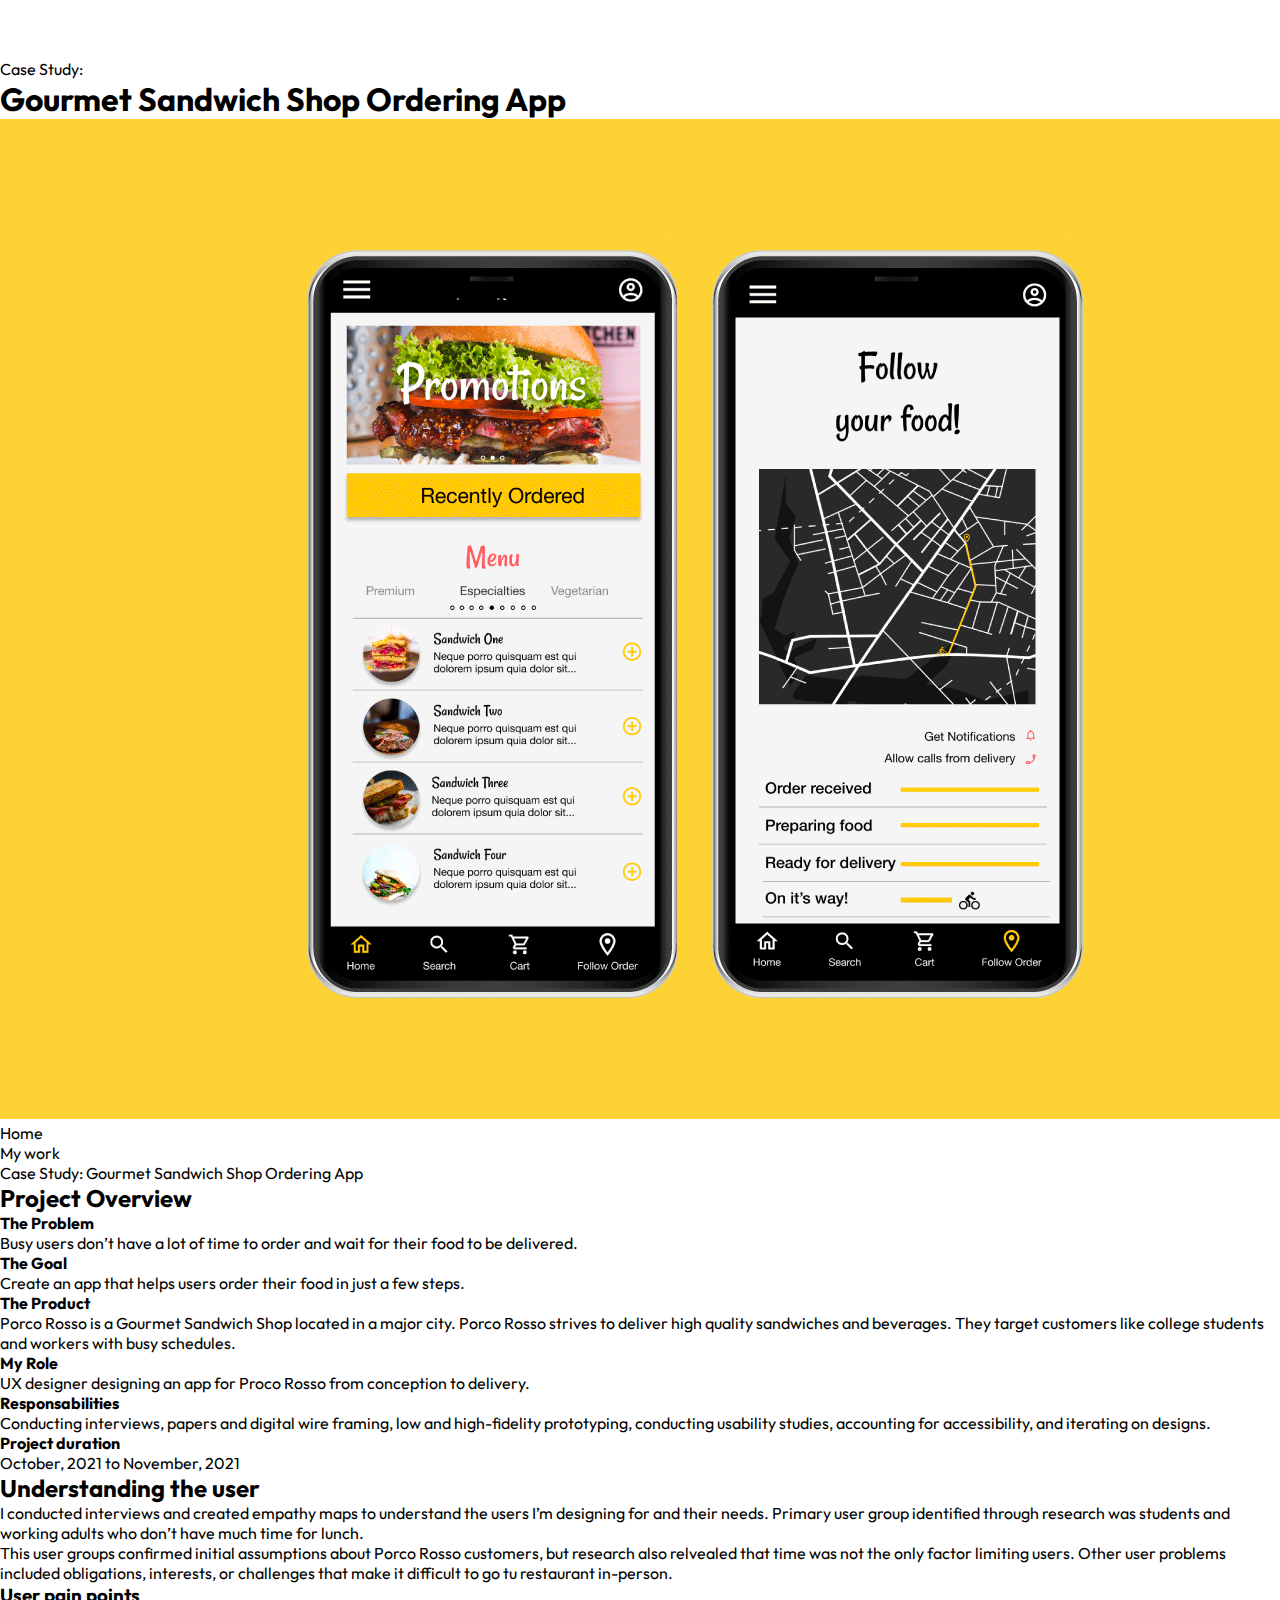
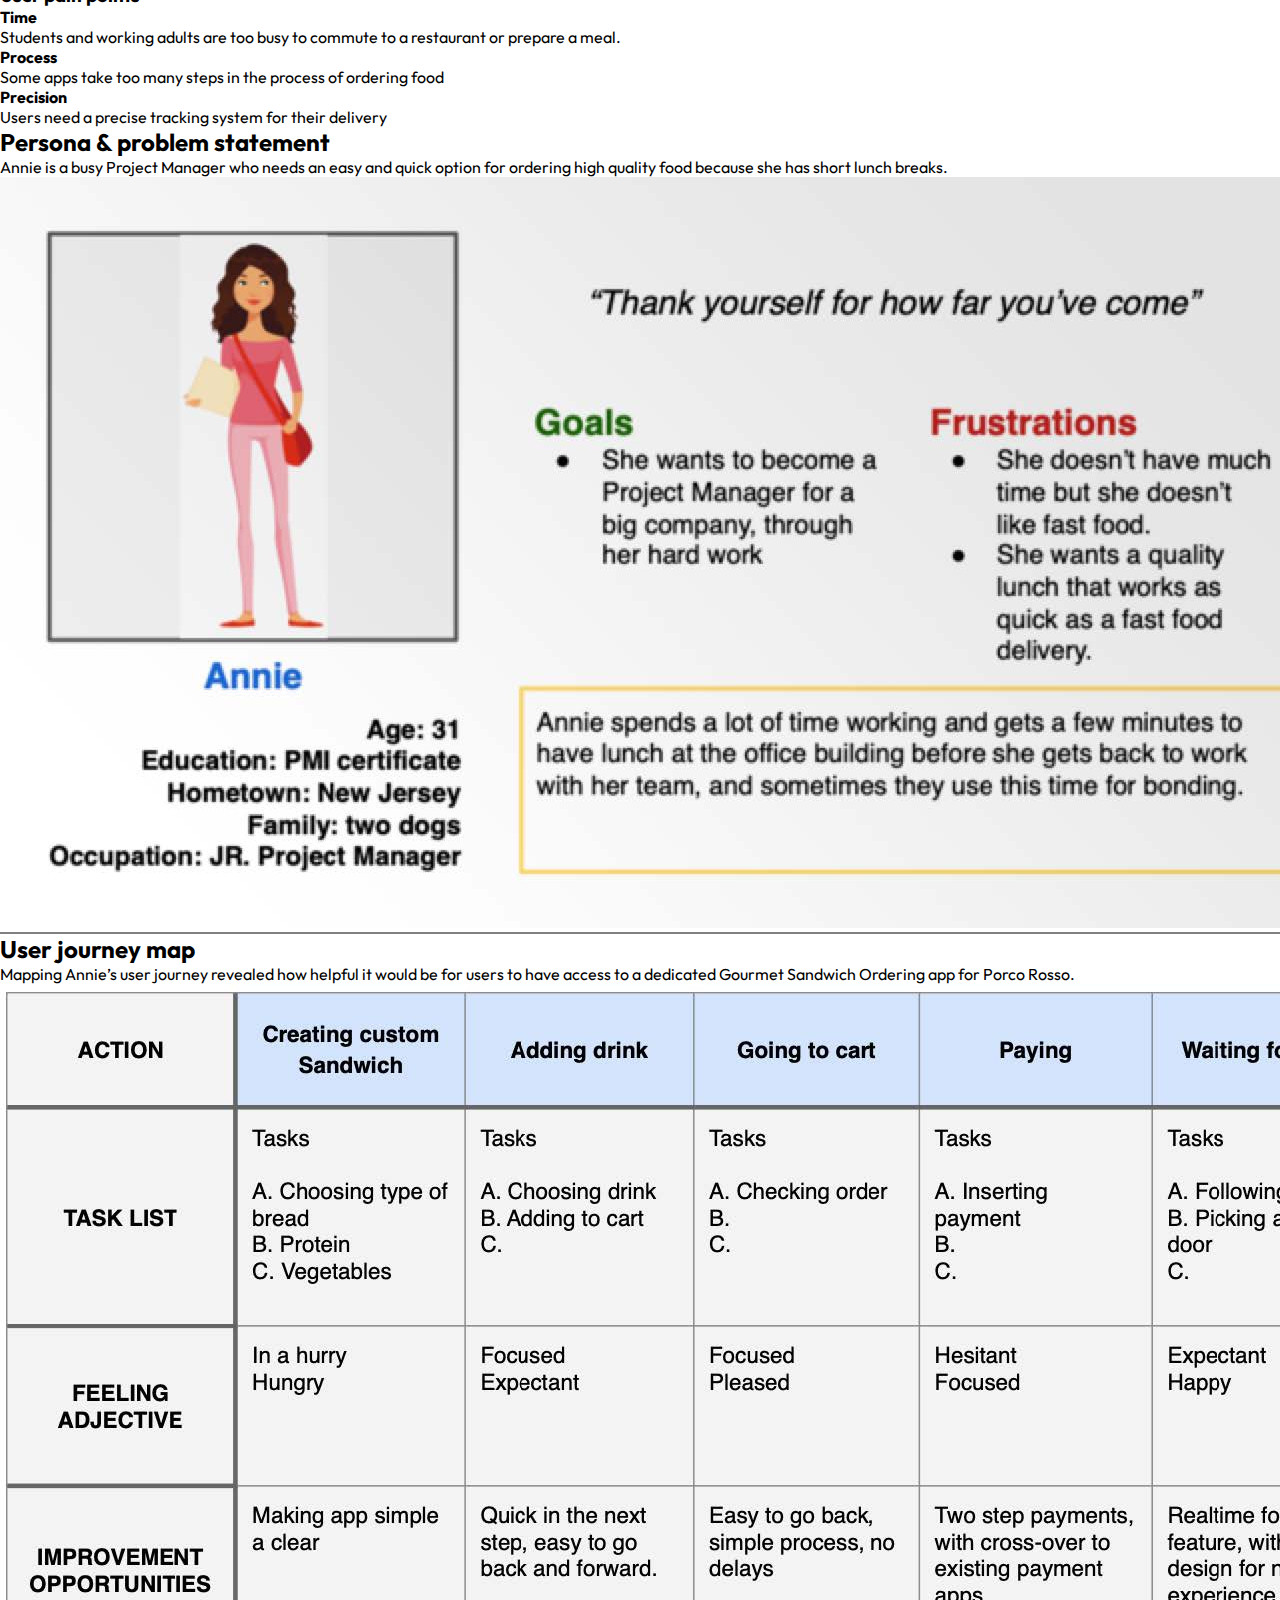
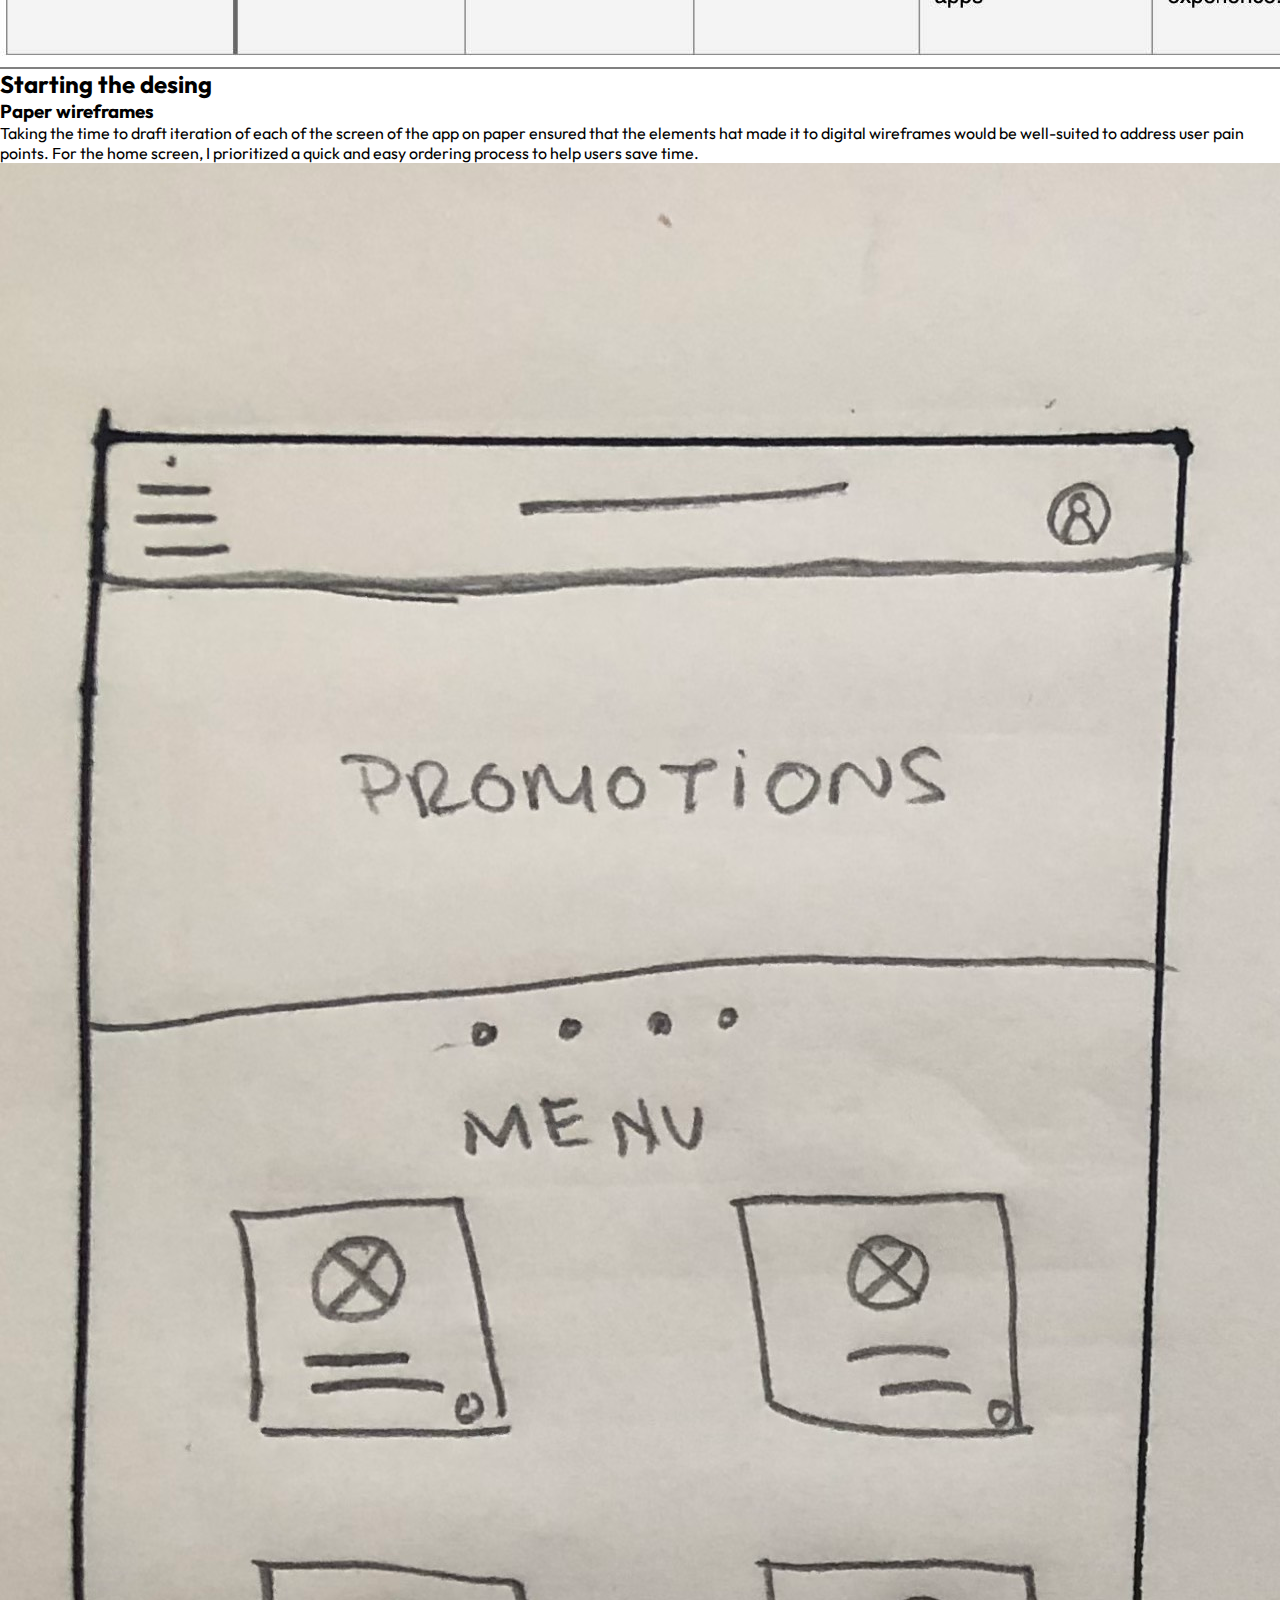
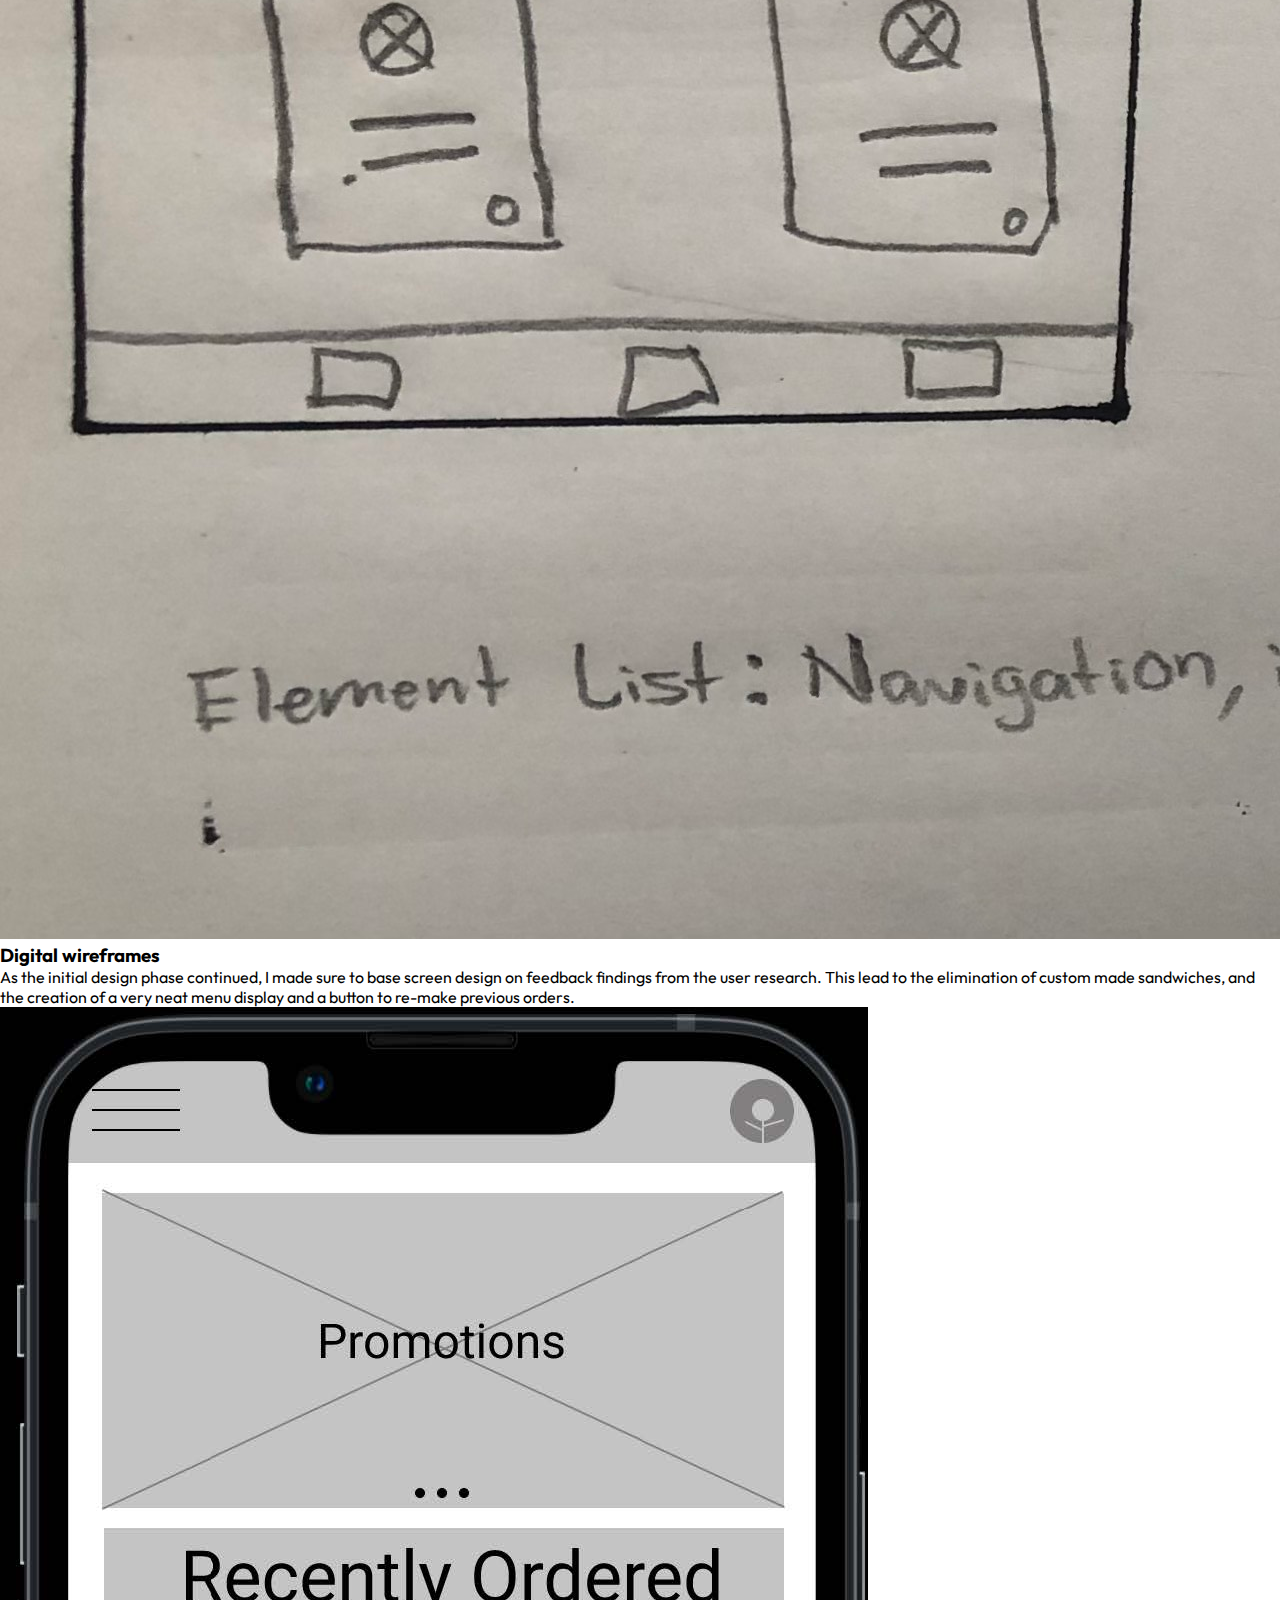
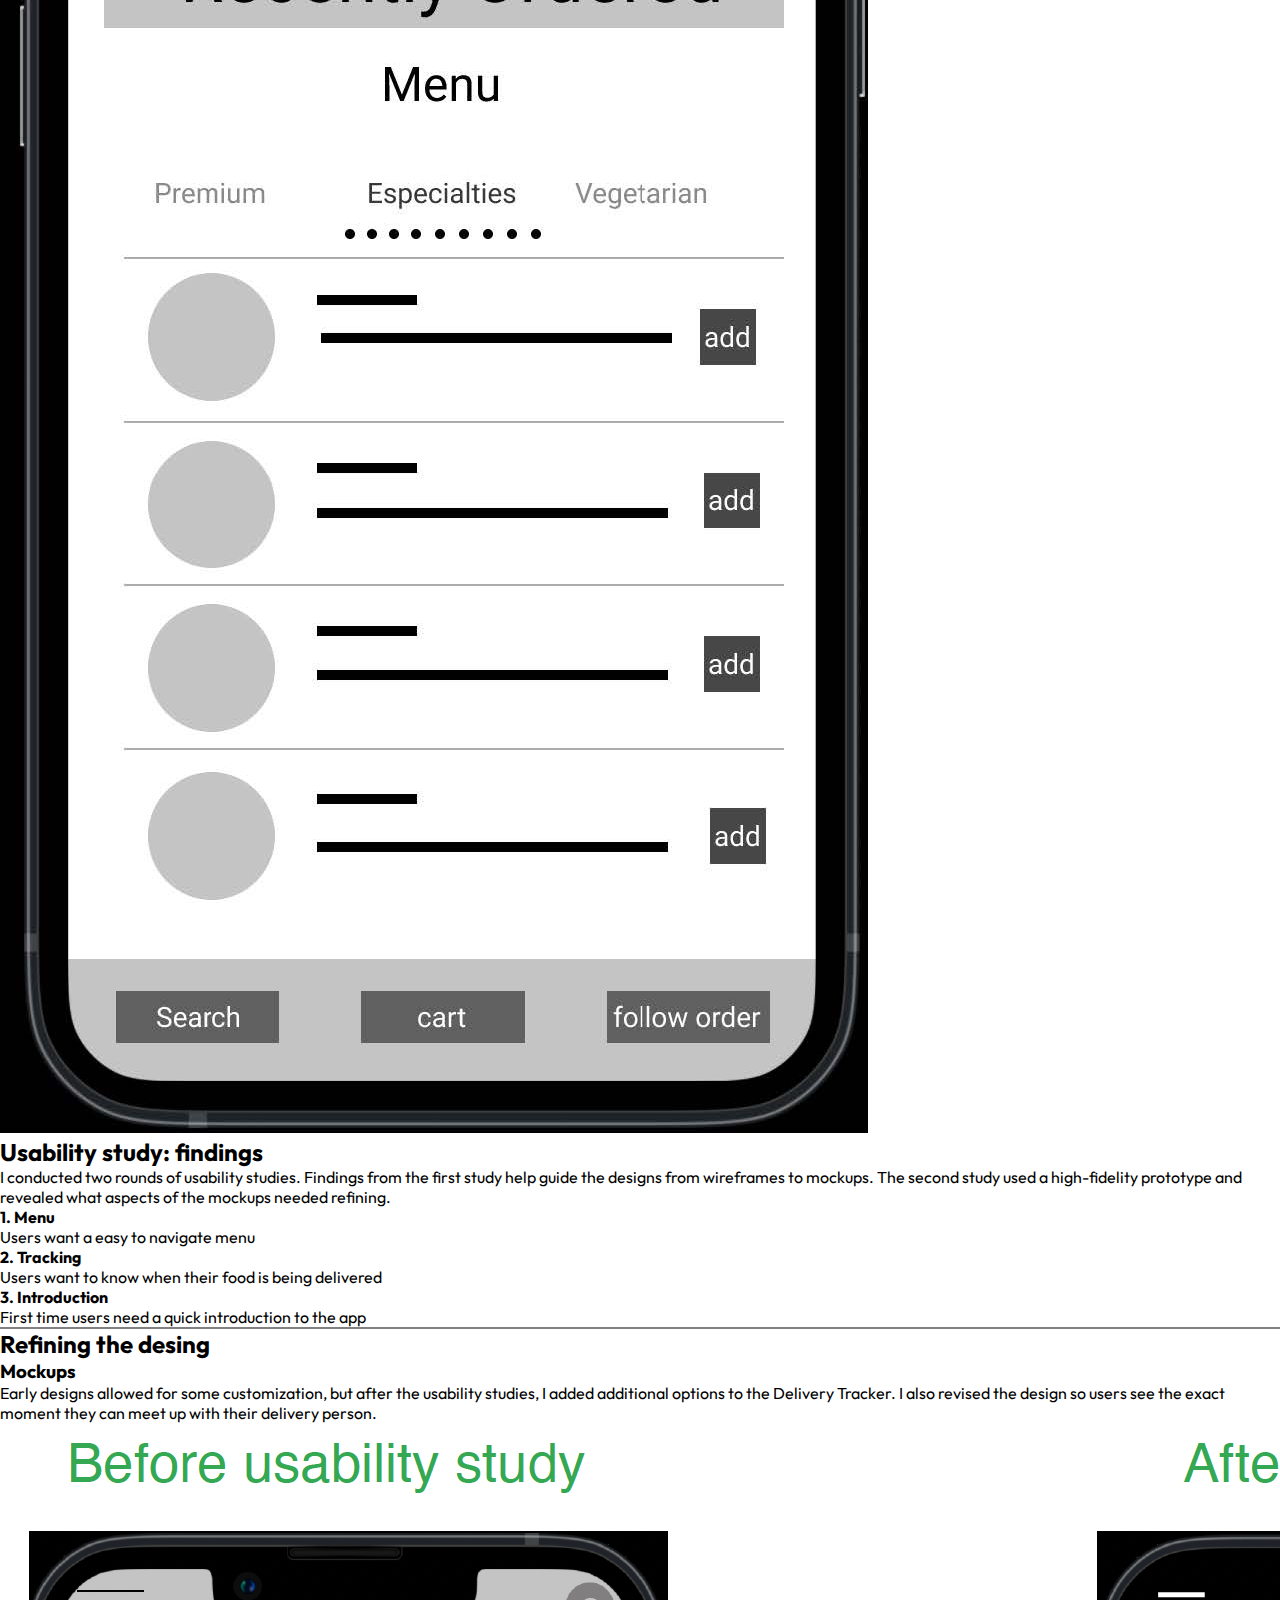
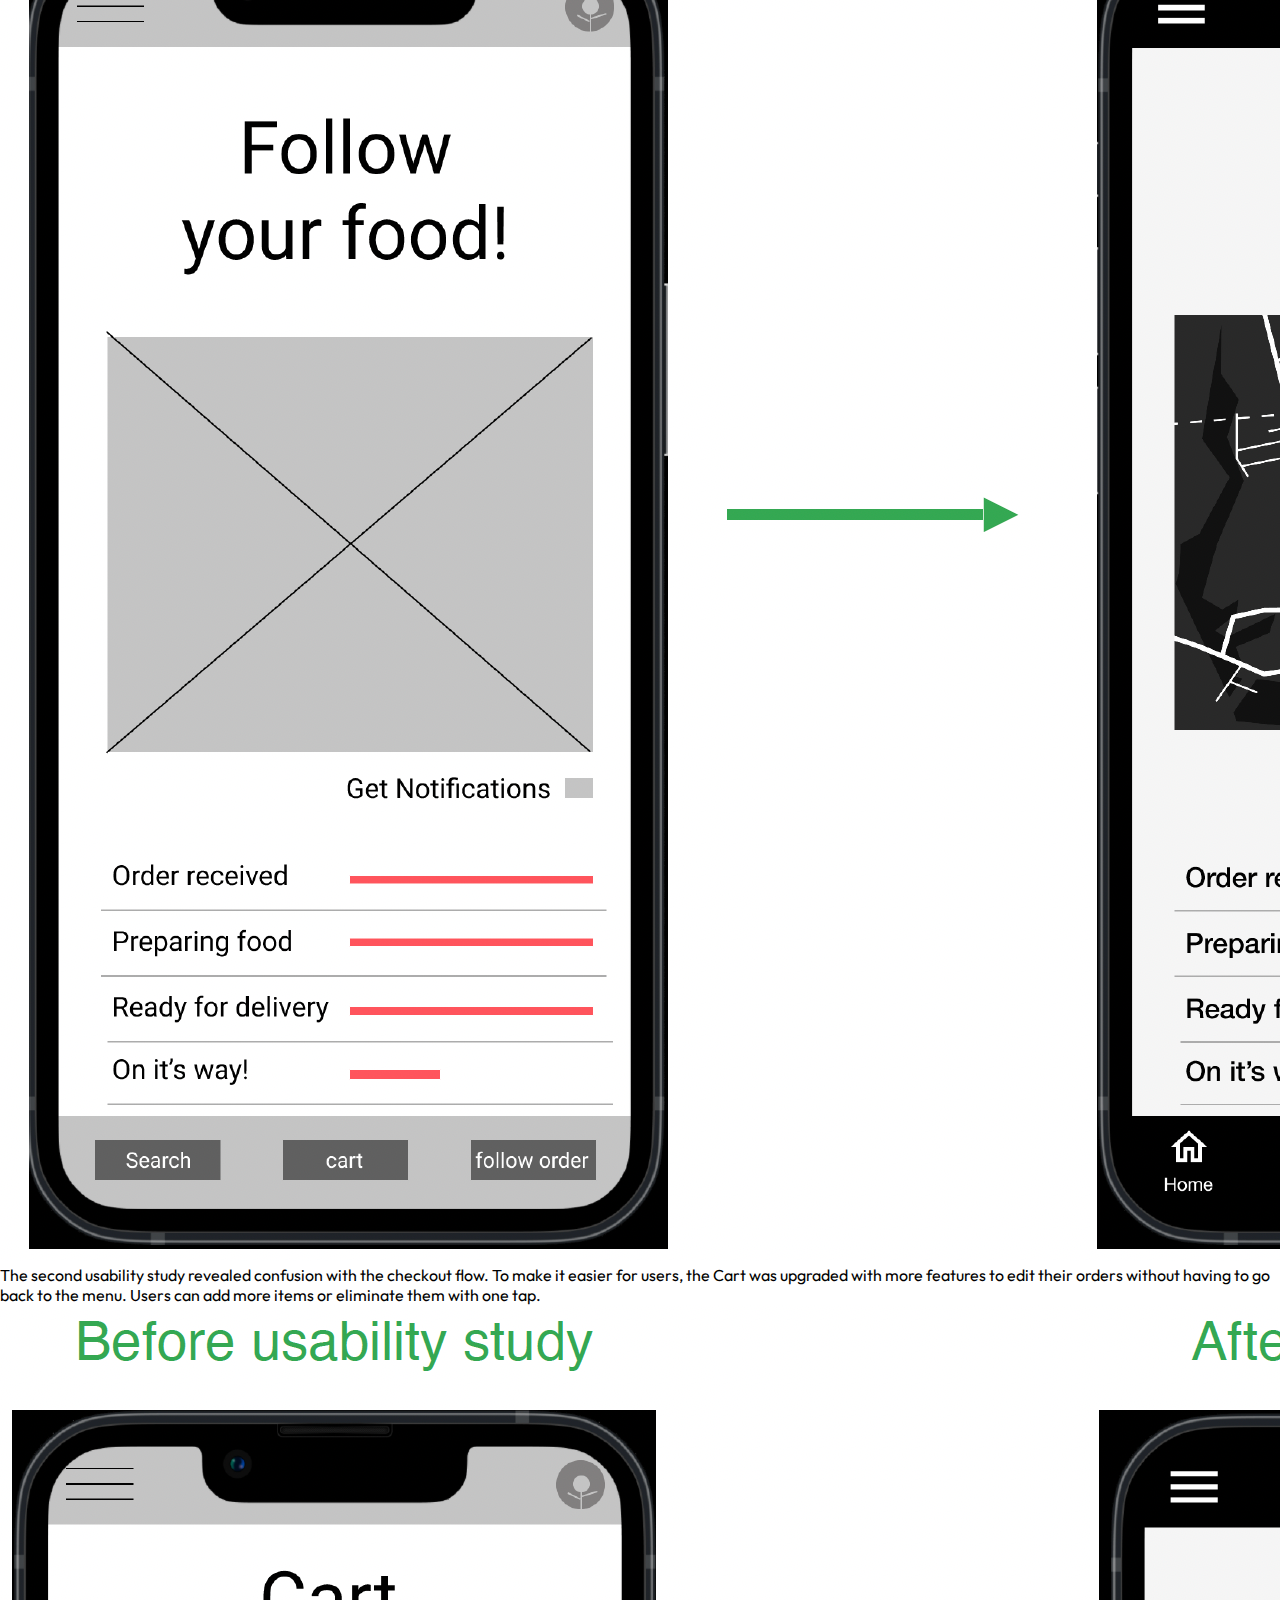
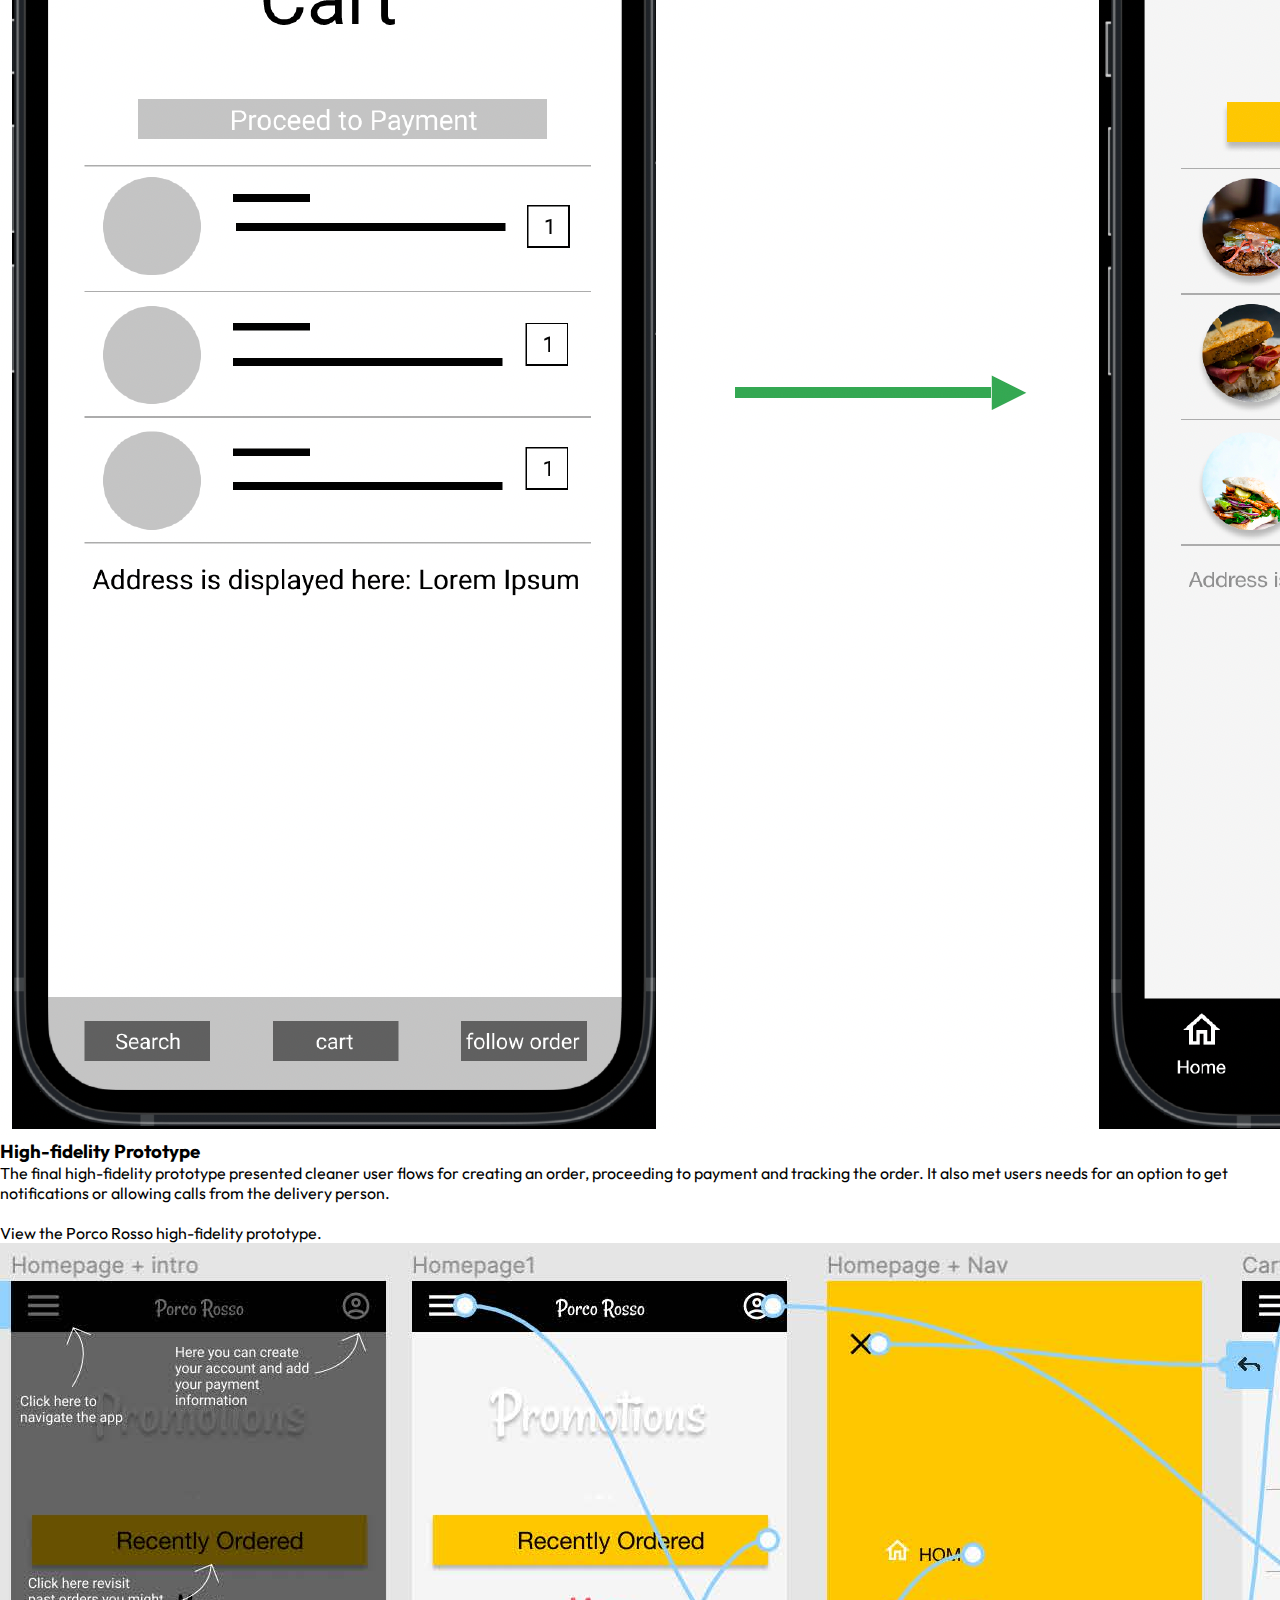
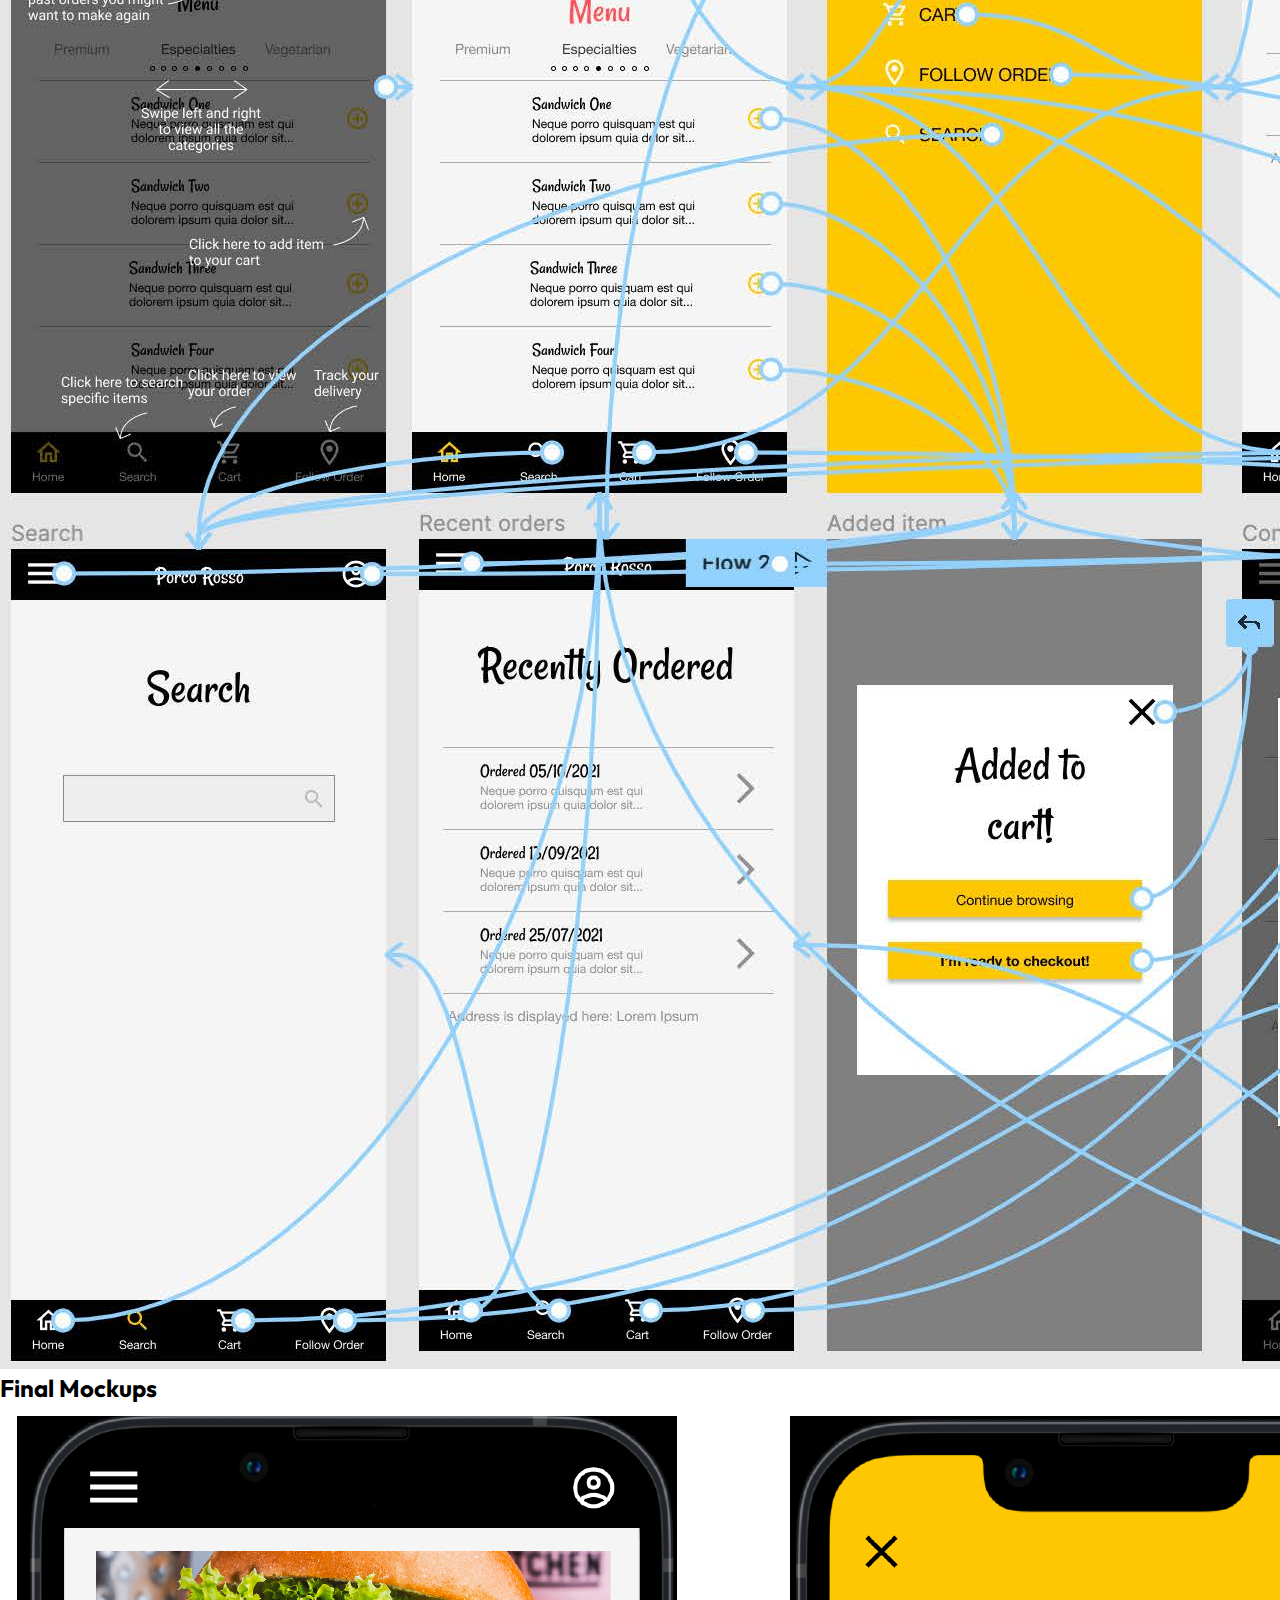
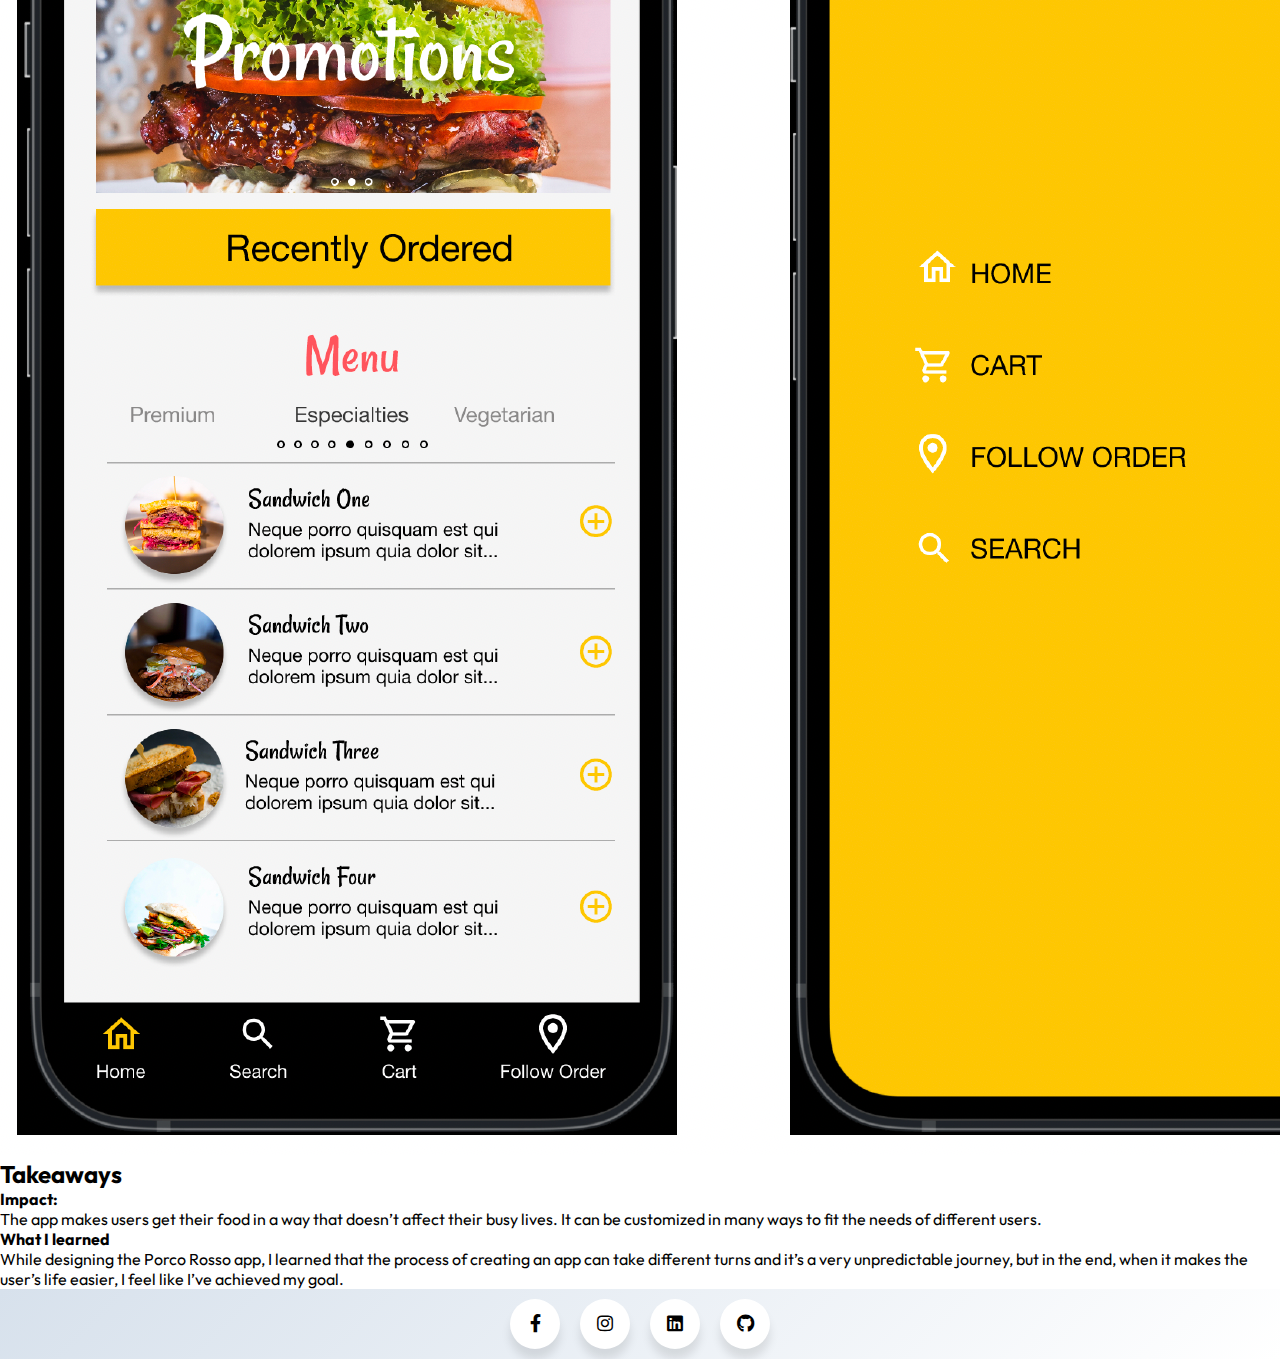
<file: casestudy1.html>
<!DOCTYPE html>
<html lang="en">
<head>
    <meta charset="UTF-8">
    <meta http-equiv="X-UA-Compatible" content="IE=edge">
    <meta name="viewport" content="width=device-width, initial-scale=1.0">
    <title>Case Study - Ordering App</title>

    <link rel="shortcut icon" type="image/x-icon" href="./img/icon.png" />
    
    <link rel="preconnect" href="https://fonts.gstatic.com">
    <link rel="preconnect" href="https://fonts.gstatic.com">
    <link rel="preconnect" href="https://fonts.gstatic.com">
    <link rel="preconnect" href="https://fonts.googleapis.com">
    <link rel="preconnect" href="https://fonts.gstatic.com" crossorigin>
    
    <link href="https://fonts.googleapis.com/css2?family=Outfit:wght@100;200;300;400;500;600;700;800;900&display=swap"
        rel="stylesheet">
    
    <link rel="stylesheet" href="./style.css">
    <link rel="stylesheet" href="./fontawesome-free-5.15.3-web/css/all.css">
</head>
<body>

    <header class="case-header">
        <nav>
            <div class="logo"><a href="index.html"><img src="./img/Logo_2.svg" alt=""></a></div>
            <div class="openMenu"><i class="fa fa-bars"></i></div>
            <ul class="mainMenu">
                <li><a href="index.html">Home</a></li>
                <li><a href="about.html">About</a></li>
                <li><a href="portfolio.html">My Work</a></li>
                <li><a href="resume.html">My Skills</a></li>
                <li><a href="contact.html">Contact</a></li>
                <div class="closeMenu"><i class="fa fa-times"></i></div>
                <span class="icons">
                    <a href="https://www.facebook.com/paolabramlett" target="_blank" style="color:#ffffff"><i
                            class="fab fa-facebook"></i></a>
                    <a href="https://www.instagram.com/paolabramlett/" target="_blank" style="color:#ffffff"><i
                            class="fab fa-instagram"></i></a>
                    <a href="https://www.linkedin.com/in/paolabramlett/" target="_blank" style="color:#ffffff"><i
                            class="fab fa-linkedin"></i></a>
                    <a href="https://github.com/paolabramlett" target="_blank" style="color:#ffffff"><i
                            class="fab fa-github"></i></a>
                </span>
            </ul>
        </nav>
        <div class="container-header-case">
        <div class="case-header-title">
            <p class="par-header-case">
                Case Study:
            </p>
            <h1 class="title-header-case">
                Gourmet Sandwich Shop Ordering App
            </h1>
            
        </div>
        <div class="case-header-img">
            <img src="./img/bio-images.gif" alt="case-study-one">
        </div>
        </div>
    </header>
    <main>
        <div class="breadcrumb">
            <ul class="breadcrumb">
                <li><a href="index.html">Home</a></li>
                <li><a href="portfolio.html">My work</a></li>
                <li>Case Study: Gourmet Sandwich Shop Ordering App</li>
            </ul>
        </div>
        <section class="casestudy">
            <h2 class="title-main">
                Project Overview
            </h2>
            <div class="overview">
                <div class="item-item">
                    <h4 class="item-title">
                        The Problem
                    </h4>
                    <p class="item-par">
                        Busy users don’t have a lot of time to order and
                        wait for their food to be delivered.
                    </p>
                </div>
                <div class="overview-item">
                    <h4 class="item-title">
                        The Goal
                    </h4>
                    <p class="item-par">
                        Create an app that helps users order their food in
                        just a few steps.
                    </p>
                </div>
                <div class="overview-item">
                    <h4 class="item-title">
                        The Product
                    </h4>
                    <p class="item-par">
                        Porco Rosso is a Gourmet Sandwich Shop located in a
                        major city. Porco Rosso strives to deliver high quality
                        sandwiches and beverages. They target customers like
                        college students and workers with busy schedules.
                    </p>
                </div>
                <div class="overview-item">
                    <h4 class="item-title">
                        My Role
                    </h4>
                    <p class="item-par">
                        UX designer designing an app for Proco Rosso
                        from conception to delivery.
                    </p>
                </div>
                <div class="overview-item">
                    <h4 class="item-title">
                        Responsabilities
                    </h4>
                    <p class="item-par">
                        Conducting interviews, papers and digital wire
                        framing, low and high-fidelity prototyping,
                        conducting usability studies, accounting for
                        accessibility, and iterating on designs.
                    </p>
                </div>
                <div class="overview-item">
                    <h4 class="item-title">
                        Project duration
                    </h4>
                    <p class="item-par">
                        October, 2021 to November, 2021
                    </p>
                </div>
            </div>
        </section>
        <section class="casestudy-2">
            <h2 class="title-main">
                Understanding the user
            </h2>
            <p class="par-main">
                I conducted interviews and created empathy maps to understand the users I’m designing for and their
                needs. Primary user group identified through research was students and working adults who don’t have
                much time for lunch.
            </p>
            <p class="par-main">
                This user groups confirmed initial assumptions about Porco Rosso customers, but research also
                relvealed that time was not the only factor limiting users. Other user problems included obligations,
                interests, or challenges that make it difficult to go tu restaurant in-person.
            </p>
            <div class="user">
                <h3 class="subtitle-main">
                    User pain points
                </h3>
                <div class="overview-item">
                    <h4 class="item-title">
                        Time
                    </h4>
                    <p class="item-par">
                        Students and working
                        adults are too busy to
                        commute to a restaurant
                        or prepare a meal.
                    </p>
                </div>
                <div class="overview-item">
                    <h4 class="item-title">
                        Process
                    </h4>
                    <p class="item-par">
                        Some apps take too many
                        steps in the process of
                        ordering food
                    </p>
                </div>
                <div class="overview-item">
                    <h4 class="item-title">
                        Precision
                    </h4>
                    <p class="item-par">
                        Users need a precise
                        tracking system for their
                        delivery
                    </p>
                </div>
                <h2 class="title-main">
                    Persona & problem statement
                </h2>
                <p class="par-main">
                    Annie is a busy Project
                    Manager
                    who needs an easy and
                    quick option for ordering
                    high quality food
                    because she has short
                    lunch breaks.
                </p>

                <img src="./img/case-img-1.jpg" alt="Persona">

                <hr style="height:2px;border-width:0;color:gray;background-color:gray">

                <h2 class="title-main">
                    User journey map
                </h2>
                <p class="par-main">
                    Mapping Annie’s user journey
                    revealed how helpful it would
                    be for users to have access
                    to a dedicated Gourmet
                    Sandwich Ordering app for
                    Porco Rosso.
                </p>

                <img src="./img/case-img-2.jpg" alt="">

                <hr style="height:2px;border-width:0;color:gray;background-color:gray">

                <h2 class="title-main">
                    Starting the desing
                </h2>

                <div class="overview-item">
                    <h3 class="item-title">
                        Paper wireframes
                    </h3>
                    <p class="item-par">
                        Taking the time to draft iteration of
                        each of the screen of the app on
                        paper ensured that the elements
                        hat made it to digital wireframes
                        would be well-suited to address
                        user pain points. For the home
                        screen, I prioritized a quick and
                        easy ordering process to help
                        users save time.
                    </p>
                    <img src="./img/case-img-3.jpg" alt="">
                </div>
                <div class="overview-item">
                    <h3 class="item-title">
                        Digital wireframes
                    </h3>
                    <p class="item-par">
                        As the initial design phase
                        continued, I made sure to base
                        screen design on feedback
                        findings from the user research.
                        This lead to the elimination of
                        custom made sandwiches, and
                        the creation of a very neat menu
                        display and a button to re-make
                        previous orders.
                    </p>
                    <img src="./img/case-img-4.jpg" alt="">
                </div>

                <h2 class="title-main">
                    Usability study: findings
                </h2>
                <p class="par-main">
                    I conducted two rounds of usability studies. Findings from the first study help guide the designs from wireframes to
                    mockups. The second study used a high-fidelity prototype and revealed what aspects of the mockups needed
                    refining.
                </p>
                <div class="overview-item">
                    <h4 class="item-title">
                        1. Menu
                    </h4>
                    <p class="item-par">
                        Users want a easy to navigate menu
                    </p>
                </div>
                <div class="overview-item">
                    <h4 class="item-title">
                        2. Tracking
                    </h4>
                    <p class="item-par">
                        Users want to know when their food is
                        being delivered
                    </p>
                </div>
                <div class="overview-item">
                    <h4 class="item-title">
                        3. Introduction
                    </h4>
                    <p class="item-par">
                        First time users need a quick
                        introduction to the app
                    </p>
                </div>

                <hr style="height:2px;border-width:0;color:gray;background-color:gray">

                <h2 class="title-main">
                    Refining the desing
                </h2>

                <h3 class="subtitle-main">
                    Mockups
                </h3>
                <p class="par-main">
                    Early designs allowed for some
                    customization, but after the
                    usability studies, I added
                    additional options to the Delivery
                    Tracker. I also revised the design
                    so users see the exact moment
                    they can meet up with their
                    delivery person.
                </p>
                <img src="./img/case-img-5.png" alt="">

                <p class="par-main">
                    The second usability study
                    revealed confusion with the
                    checkout flow. To make it easier
                    for users, the Cart was upgraded
                    with more features to edit their
                    orders without having to go back
                    to the menu. Users can add
                    more items or eliminate them
                    with one tap.
                </p>
                <img src="./img/case-img-6.png" alt="">

                <div class="prototype">
                    <h3 class="subtitle-main">
                        High-fidelity Prototype
                    </h3>
                    <p class="par-main">
                        The final high-fidelity prototype
                        presented cleaner user flows
                        for creating an order,
                        proceeding to payment and
                        tracking the order. It also met
                        users needs for an option to
                        get notifications or allowing
                        calls from the delivery person.
                        <br />
                        <br />
                        View the Porco Rosso
                        <a 
                        href="https://www.figma.com/proto/mnWPNoItcYq2wFQ8y841Or/Untitled?page-id=15:2&node-id=15:3&viewport=241,48,0.5&scaling=scale-down&starting-point-node-id=15:9&show-proto-sidebar=1" target="_blank">
                        high-fidelity prototype.
                        </a>
                    </p>

                    <img src="./img/case-img-8.jpg" alt="">

                </div>

                <h2 class="title-main">
                    Final Mockups
                </h2>
                <img src="./img/case-img-7.png" alt="">

                <h2 class="title-main">
                    Takeaways
                </h2>
                <div class="overview-item">
                    <h4 class="item-title">
                        Impact:
                    </h4>
                    <p class="item-par">
                        The app makes users get their food in a way that
                        doesn’t affect their busy lives. It can be
                        customized in many ways to fit the needs of
                        different users.
                    </p>
                </div>
                <div class="overivew-item">
                    <h4 class="item-title">
                        What I learned
                    </h4>
                    <p class="item-par">
                        While designing the Porco Rosso app, I learned
                        that the process of creating an app can take
                        different turns and it’s a very unpredictable
                        journey, but in the end, when it makes the user’s
                        life easier, I feel like I’ve achieved my goal.
                    </p>
                </div>
            </div>
        </section>
    </main>

    <footer>
    
        <div class="wrapper">
            <div class="icon facebook">
                <div class="tooltip">Facebook</div>
                <span><a href="https://www.facebook.com/paolabramlett" target="_blank"><i
                            class="fab fa-facebook-f"></i></a></span>
            </div>
            <div class="icon instagram">
                <div class="tooltip">Instagram</div>
                <span><a href="https://www.instagram.com/paolabramlett/" target="_blank"><i
                            class="fab fa-instagram"></i></a></span>
            </div>
            <div class="icon linkedin">
                <div class="tooltip">Linkedin</div>
                <span><a href="https://www.linkedin.com/in/paolabramlett/" target="_blank"><i
                            class="fab fa-linkedin"></i></a></span>
            </div>
    
            <div class="icon github">
                <div class="tooltip">Github</div>
                <span><a href="https://github.com/paolabramlett" target="_blank"><i class="fab fa-github"></i></a></span>
            </div>
        </div>
    
    </footer>
    
</body>
</html>
</file>
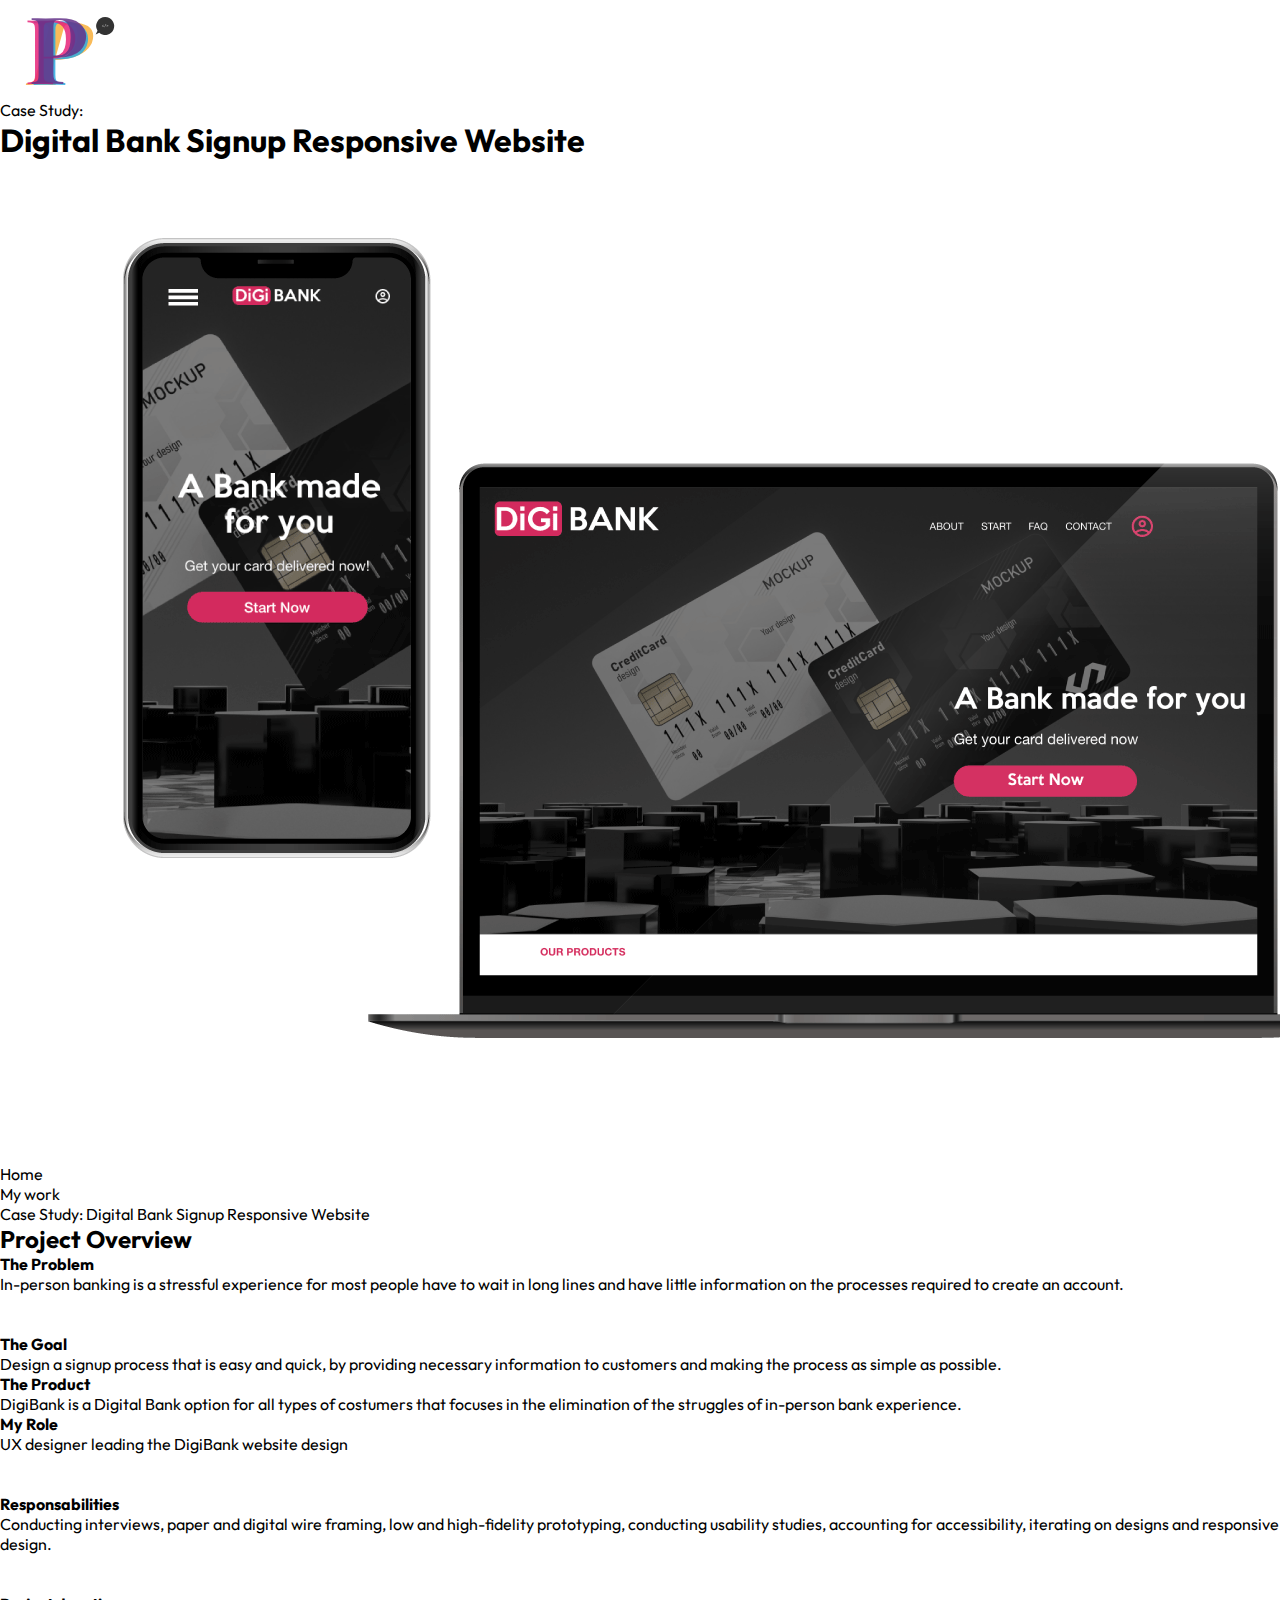
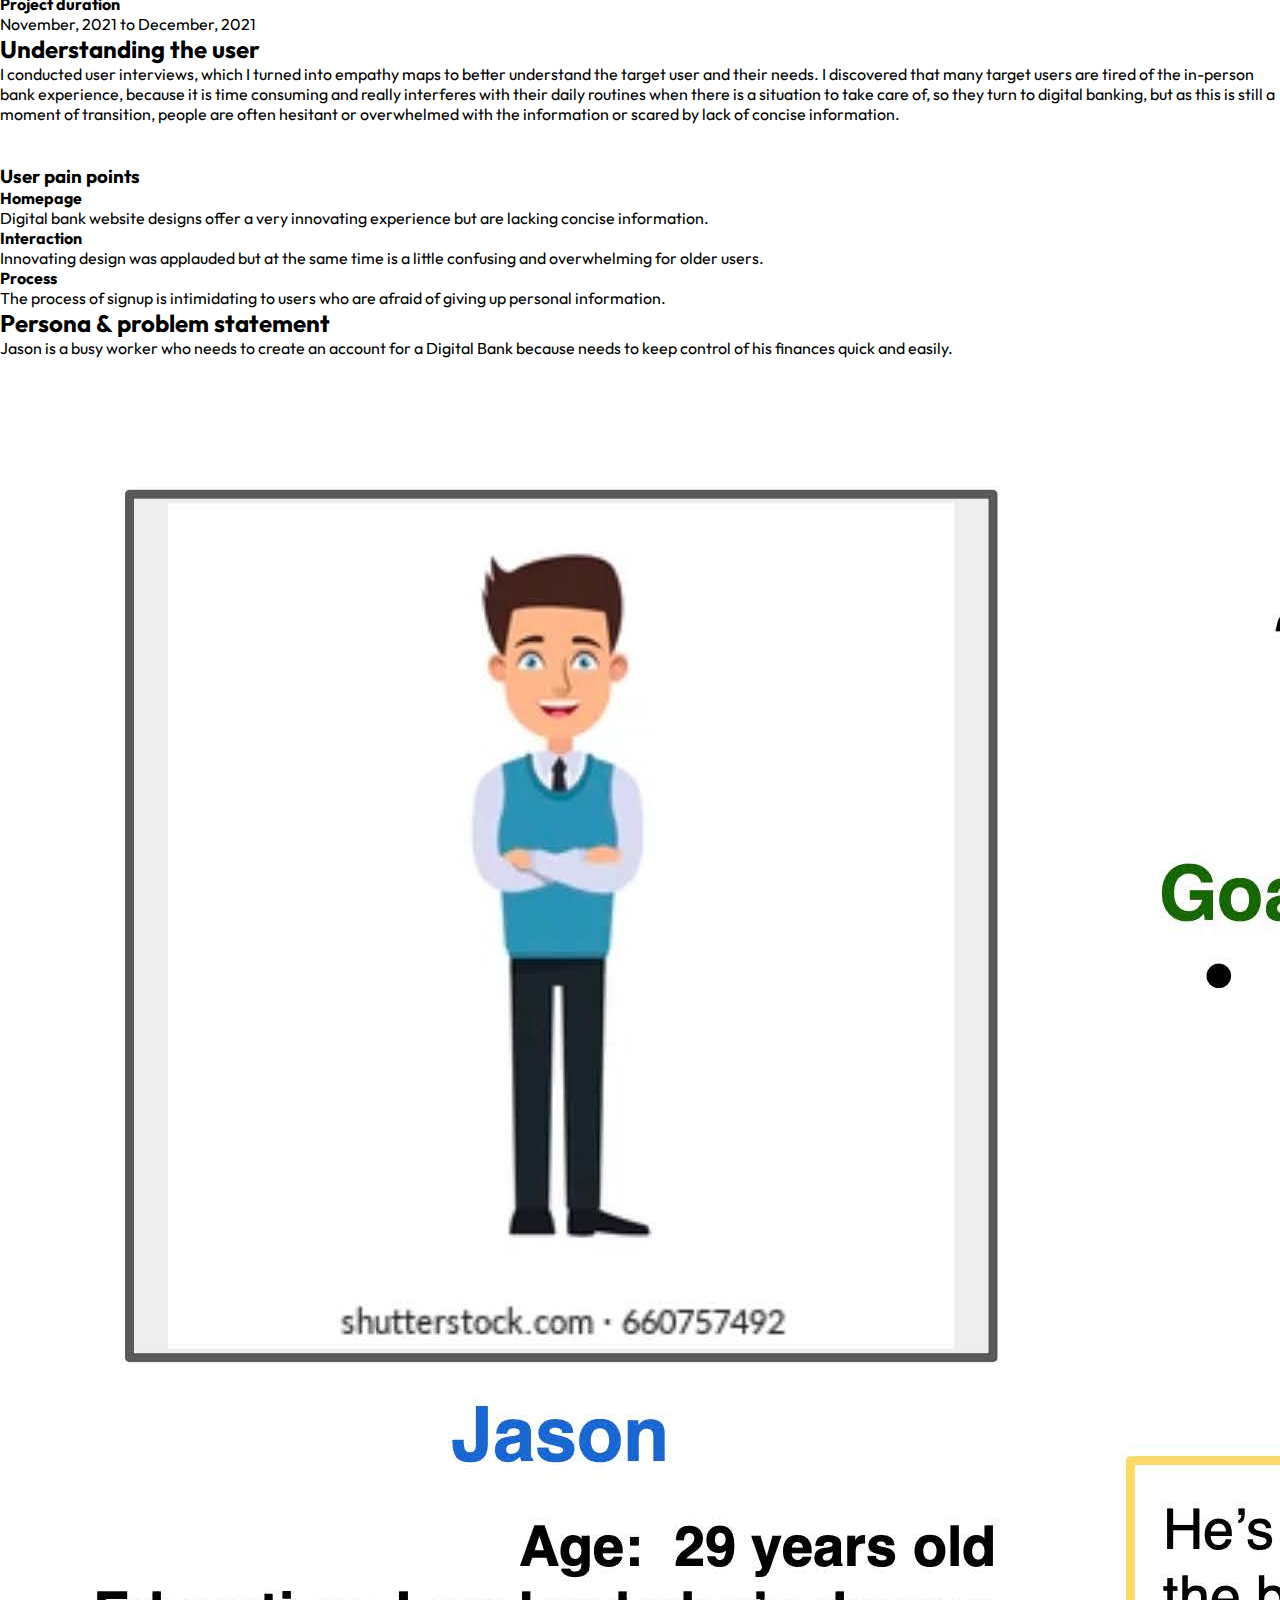
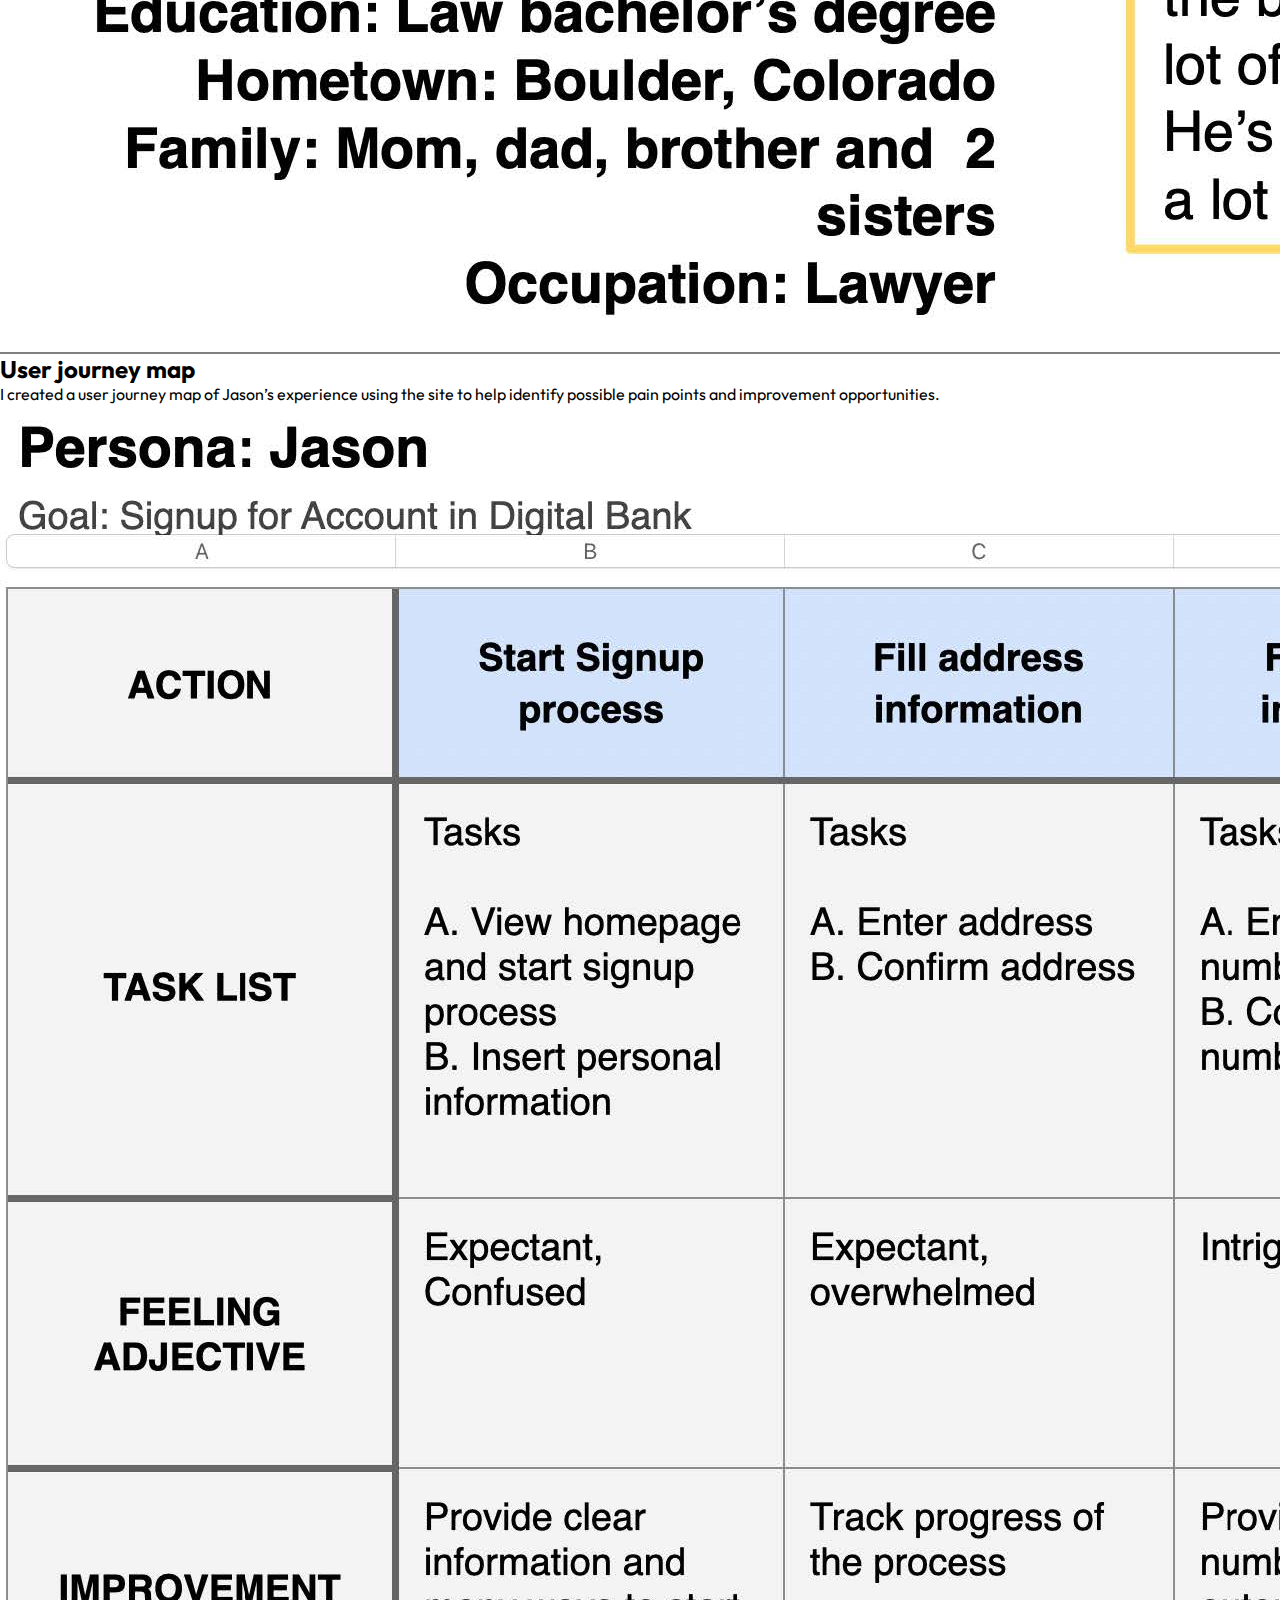
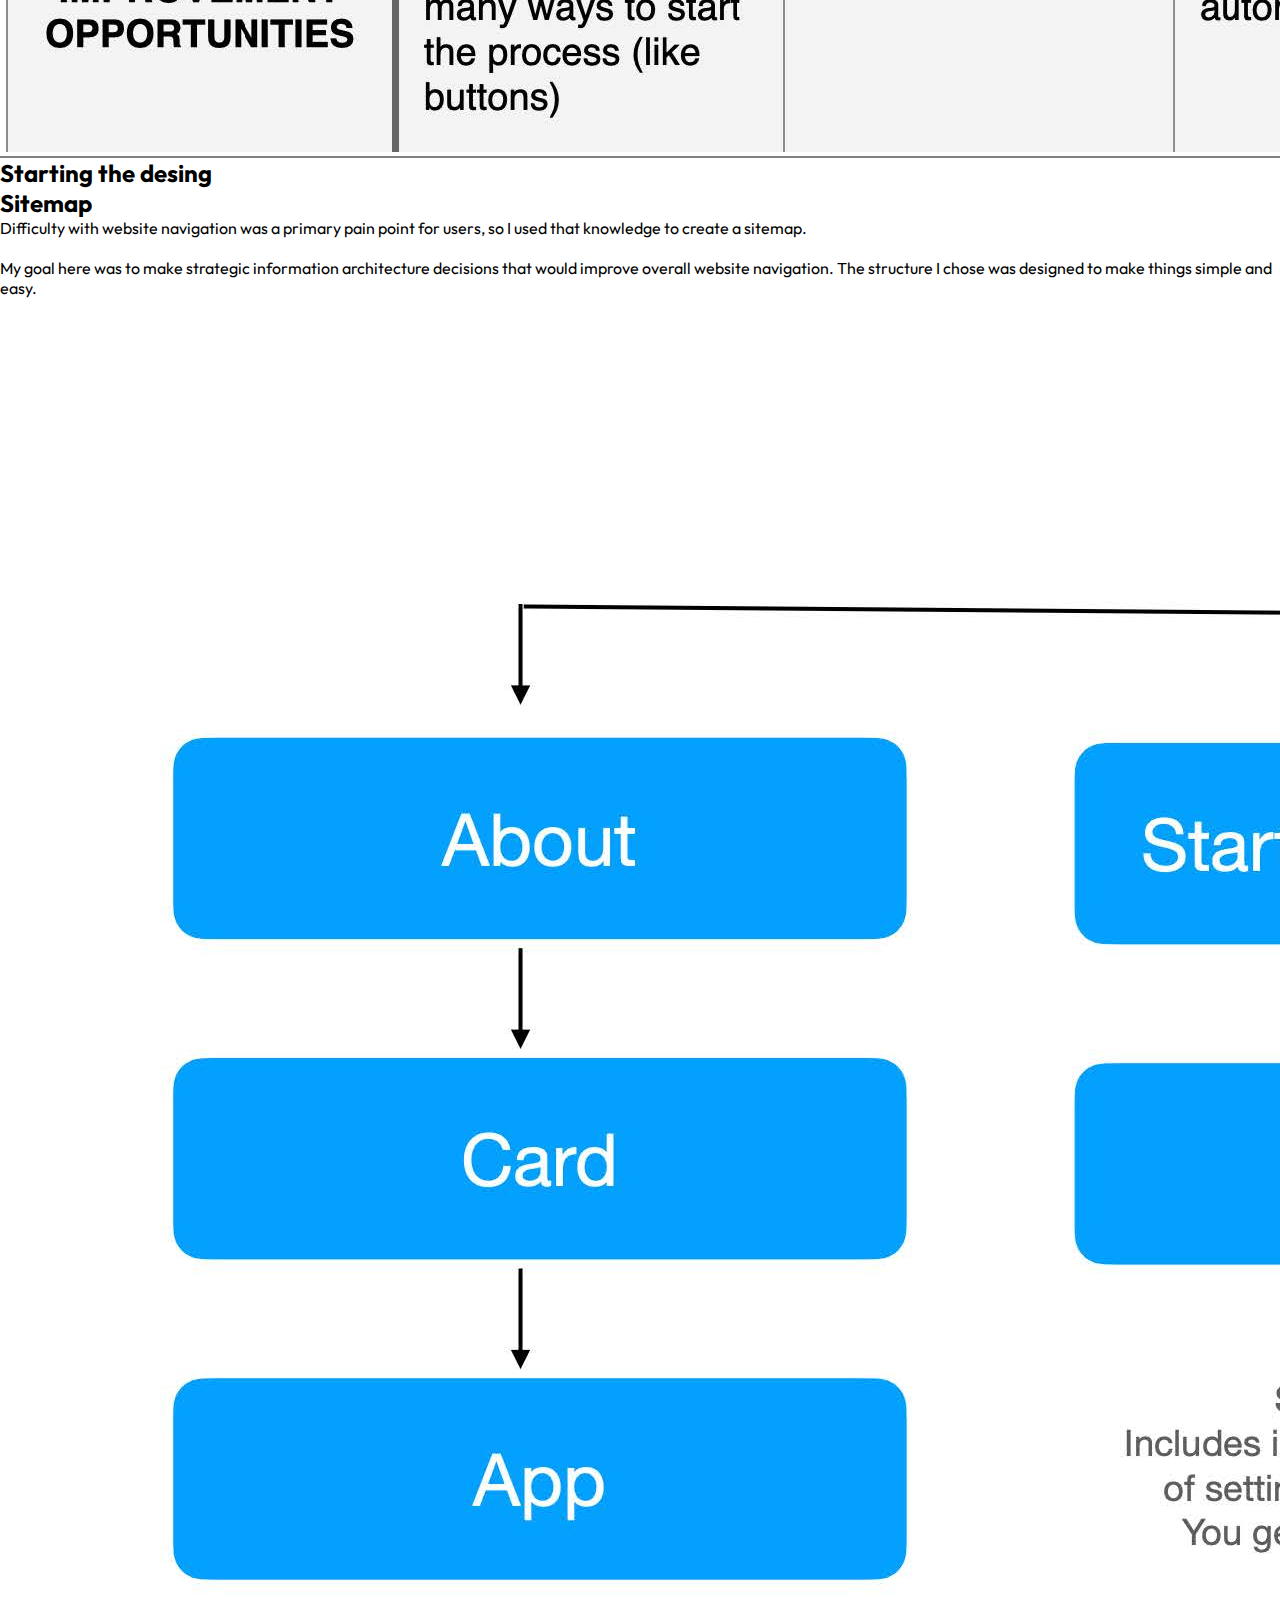
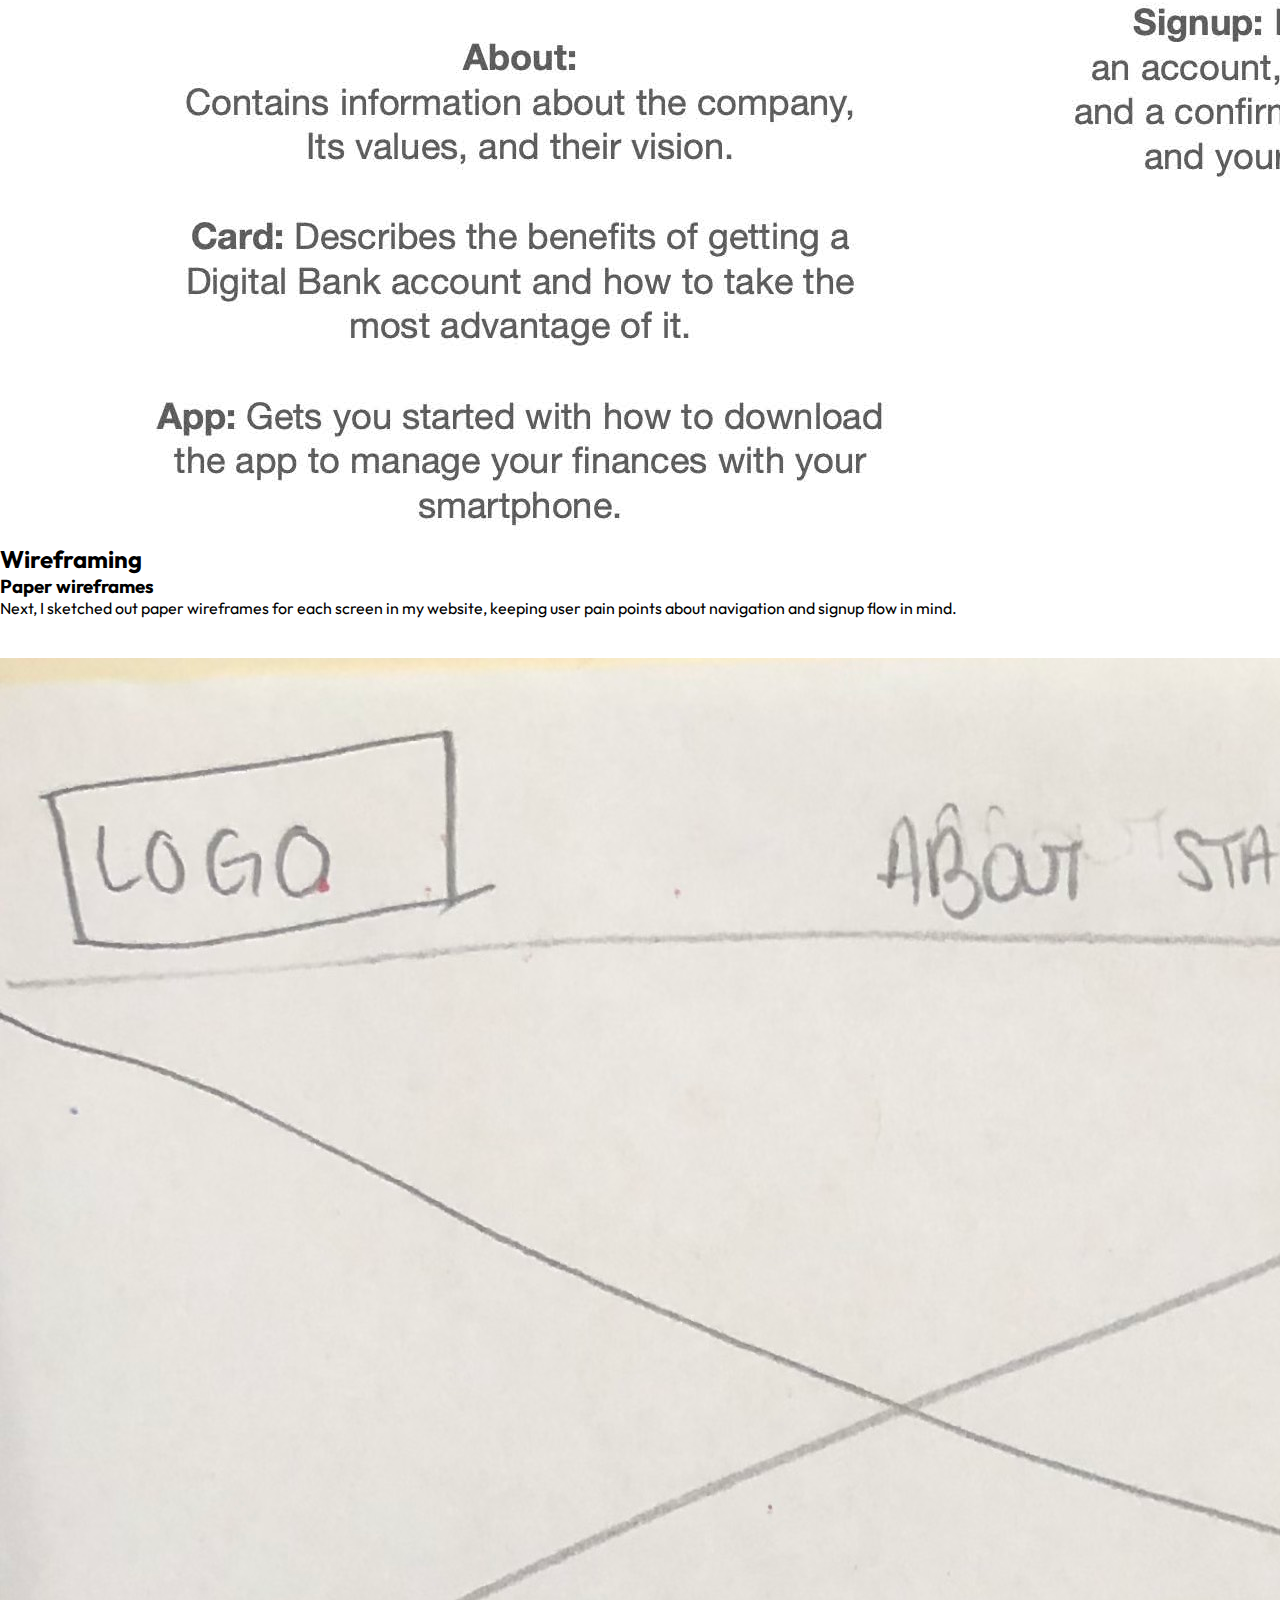
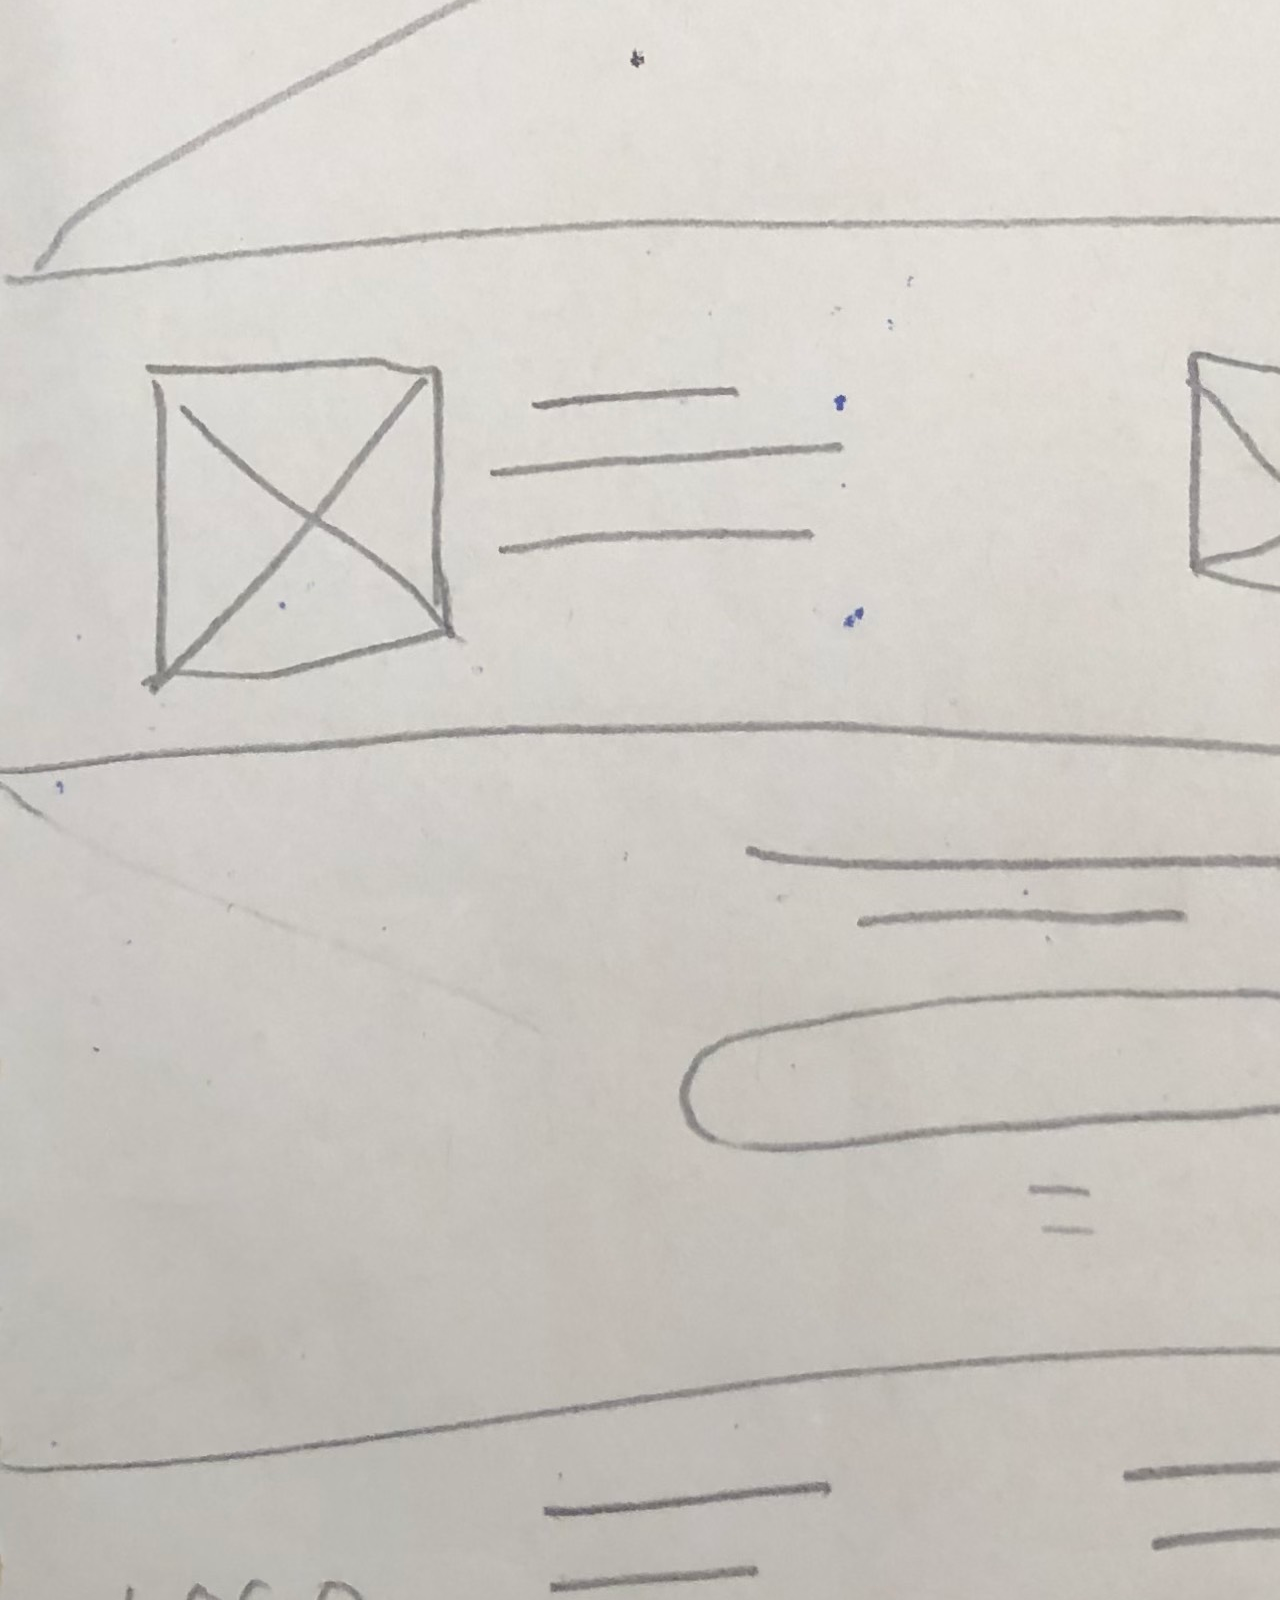
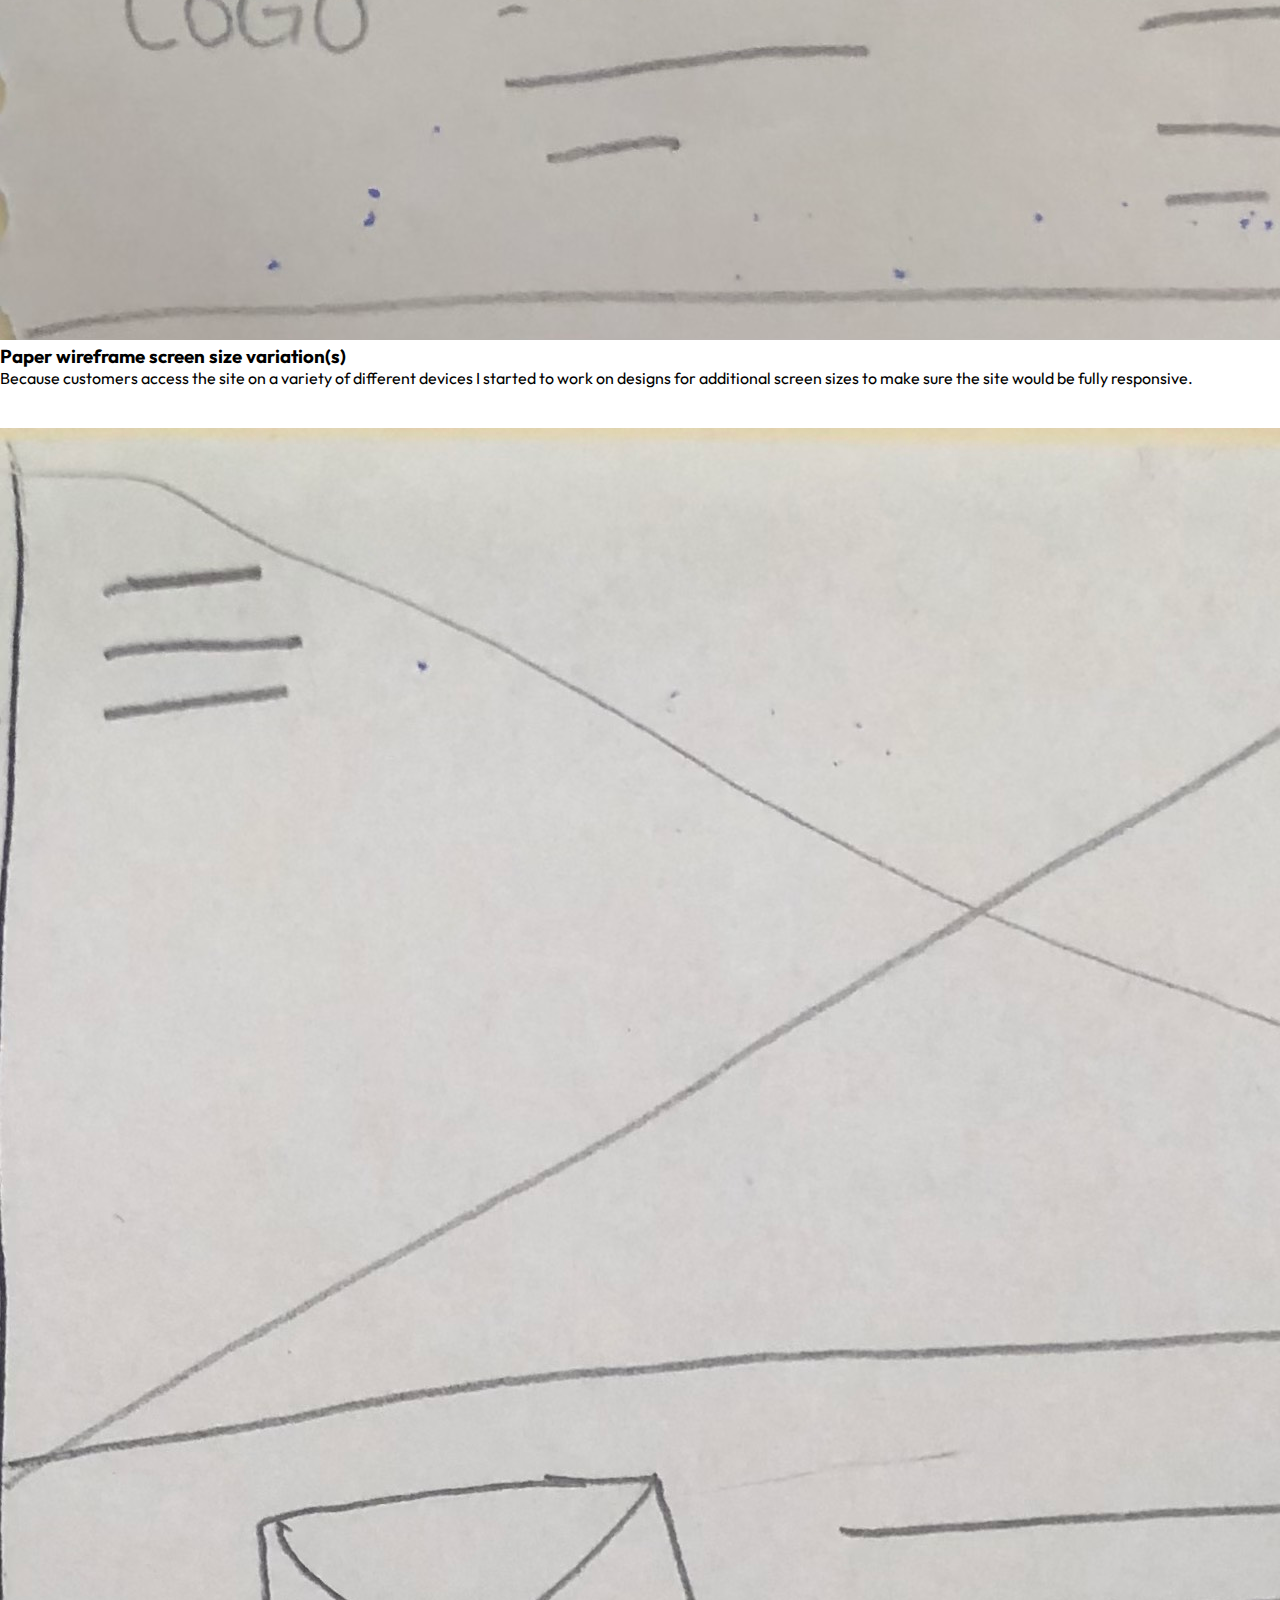
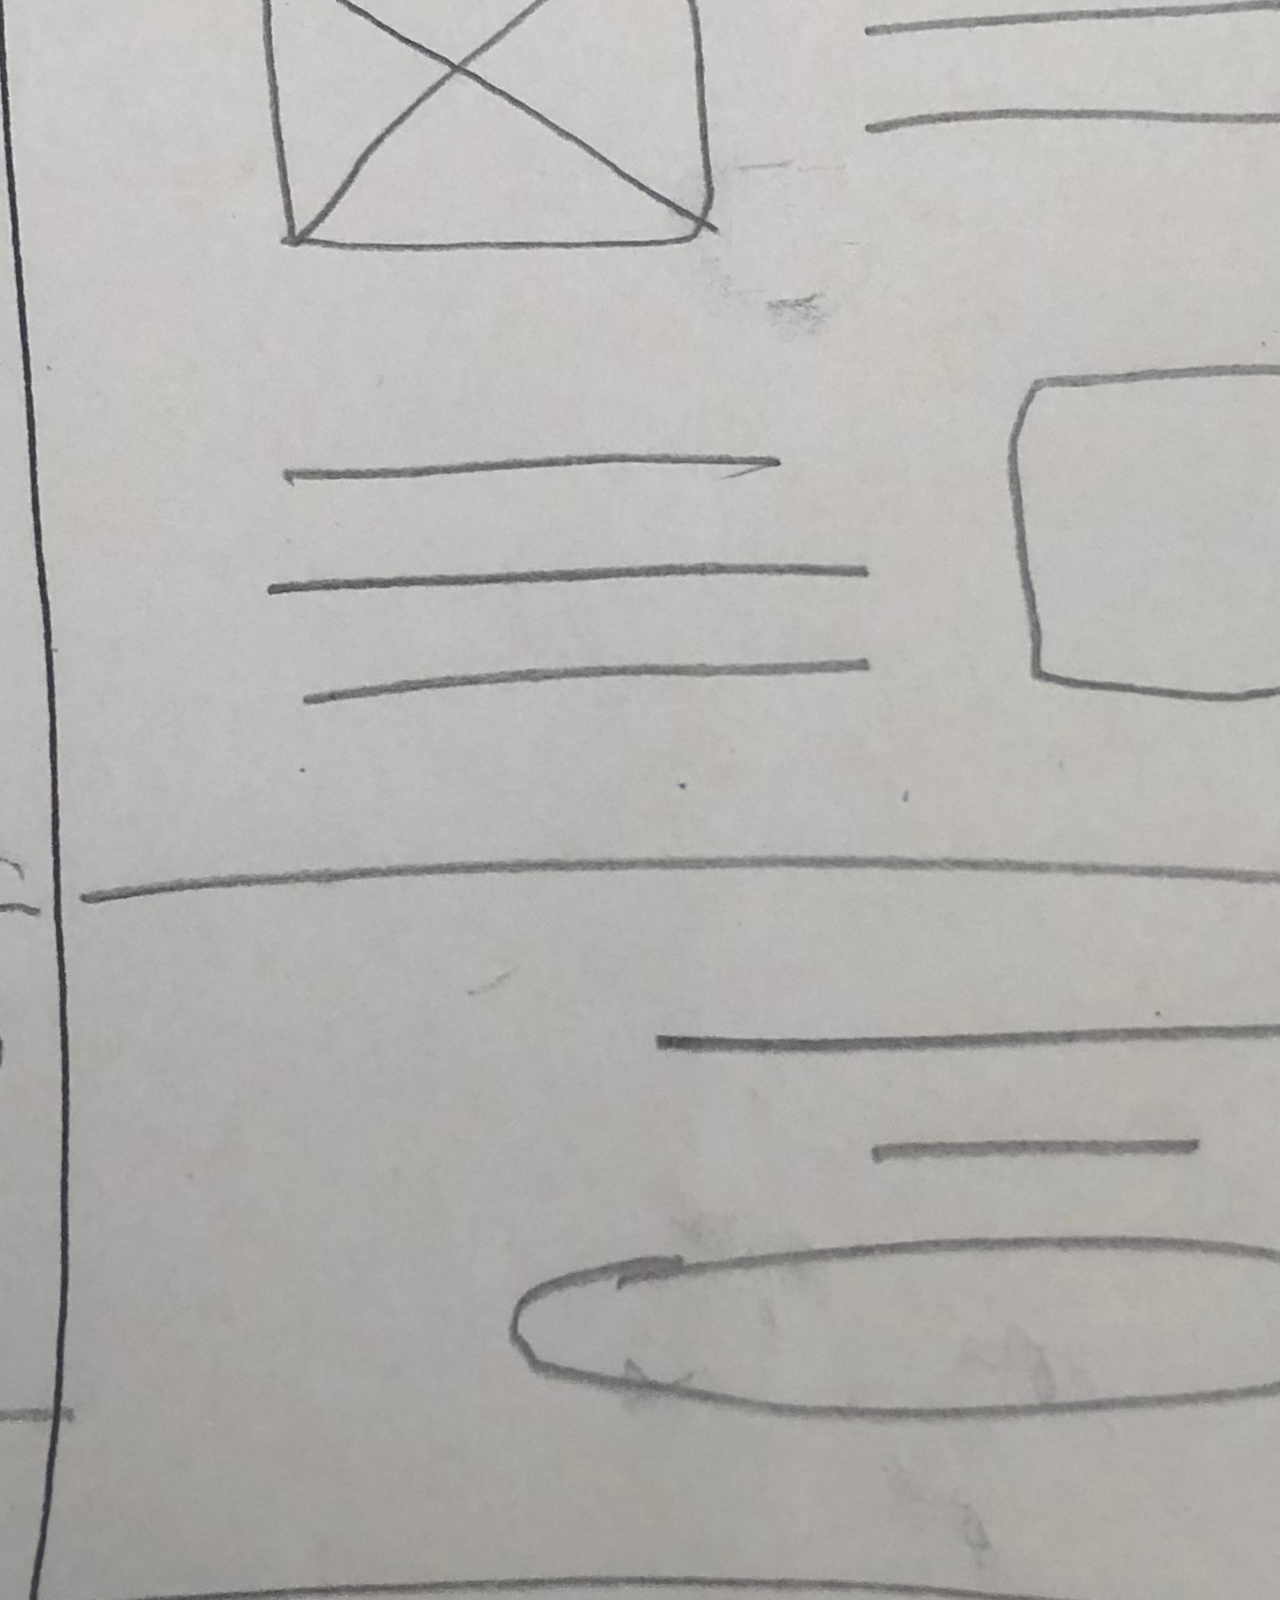
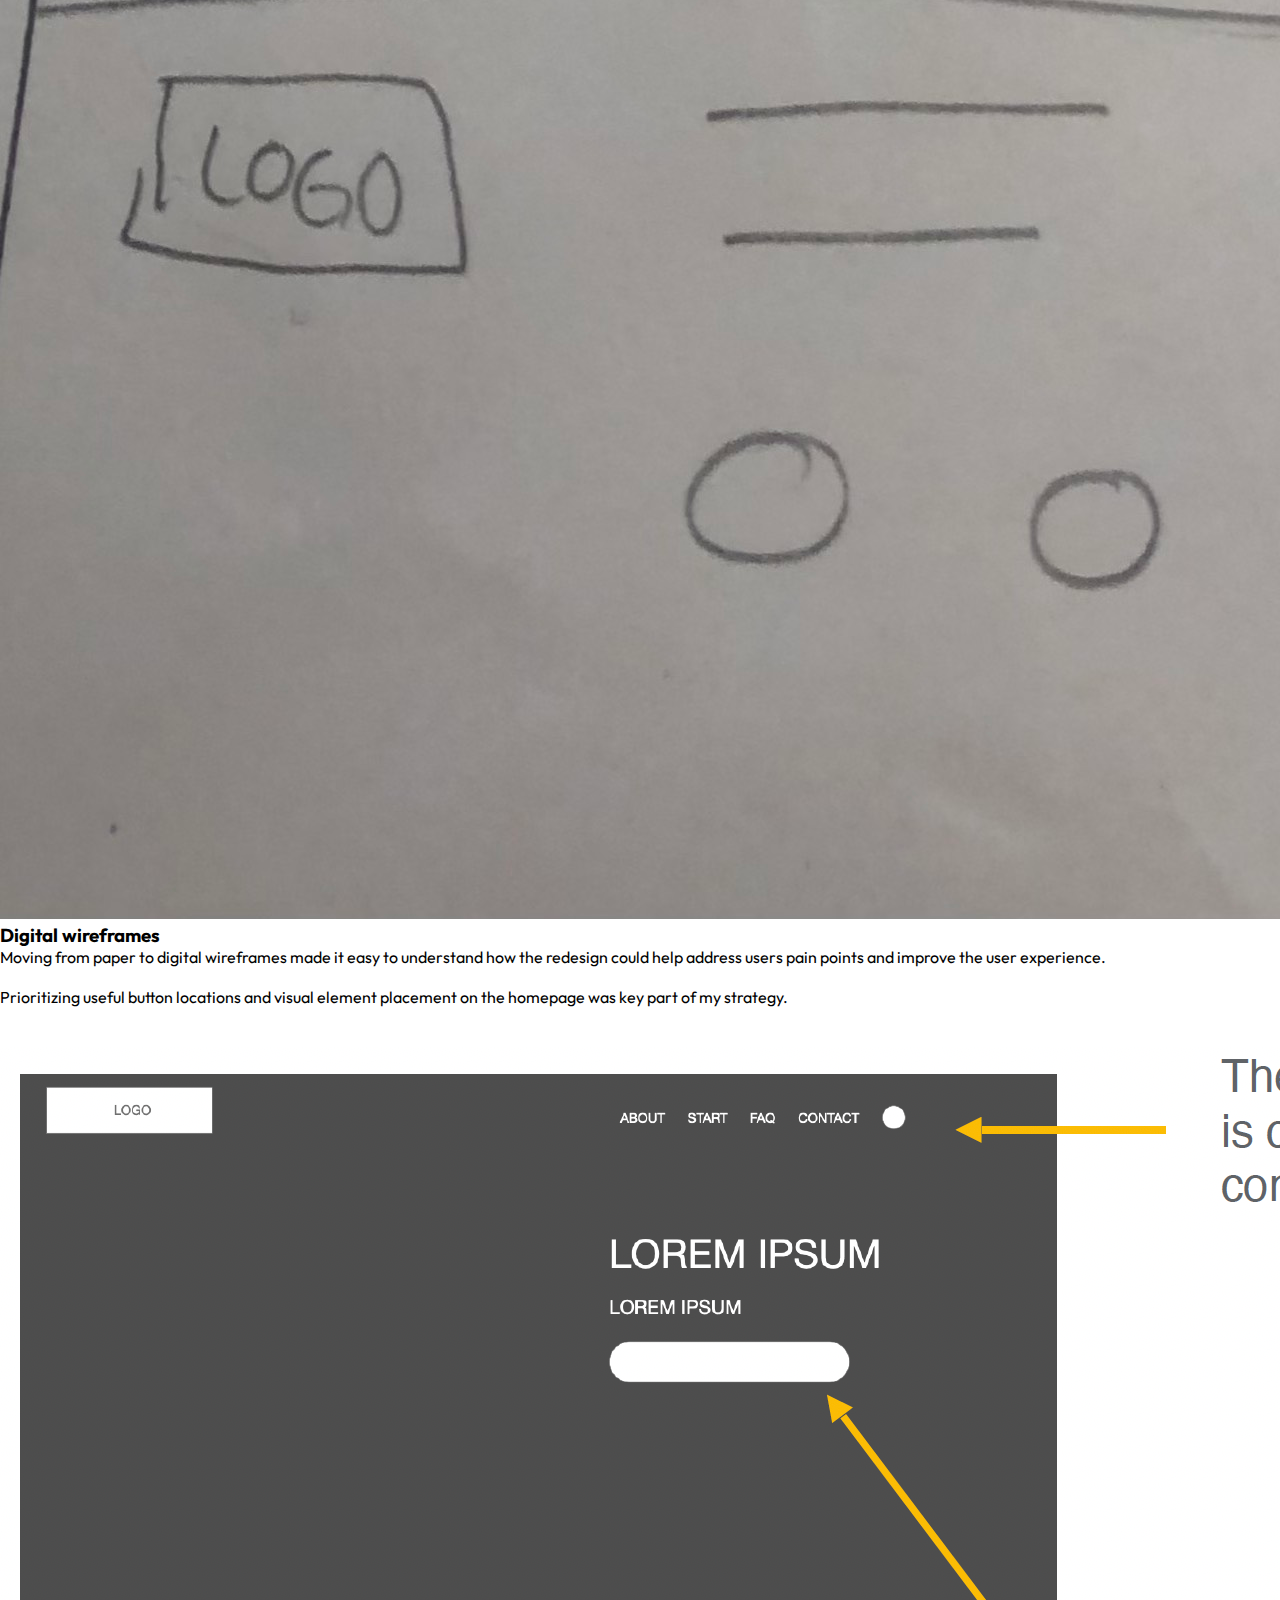
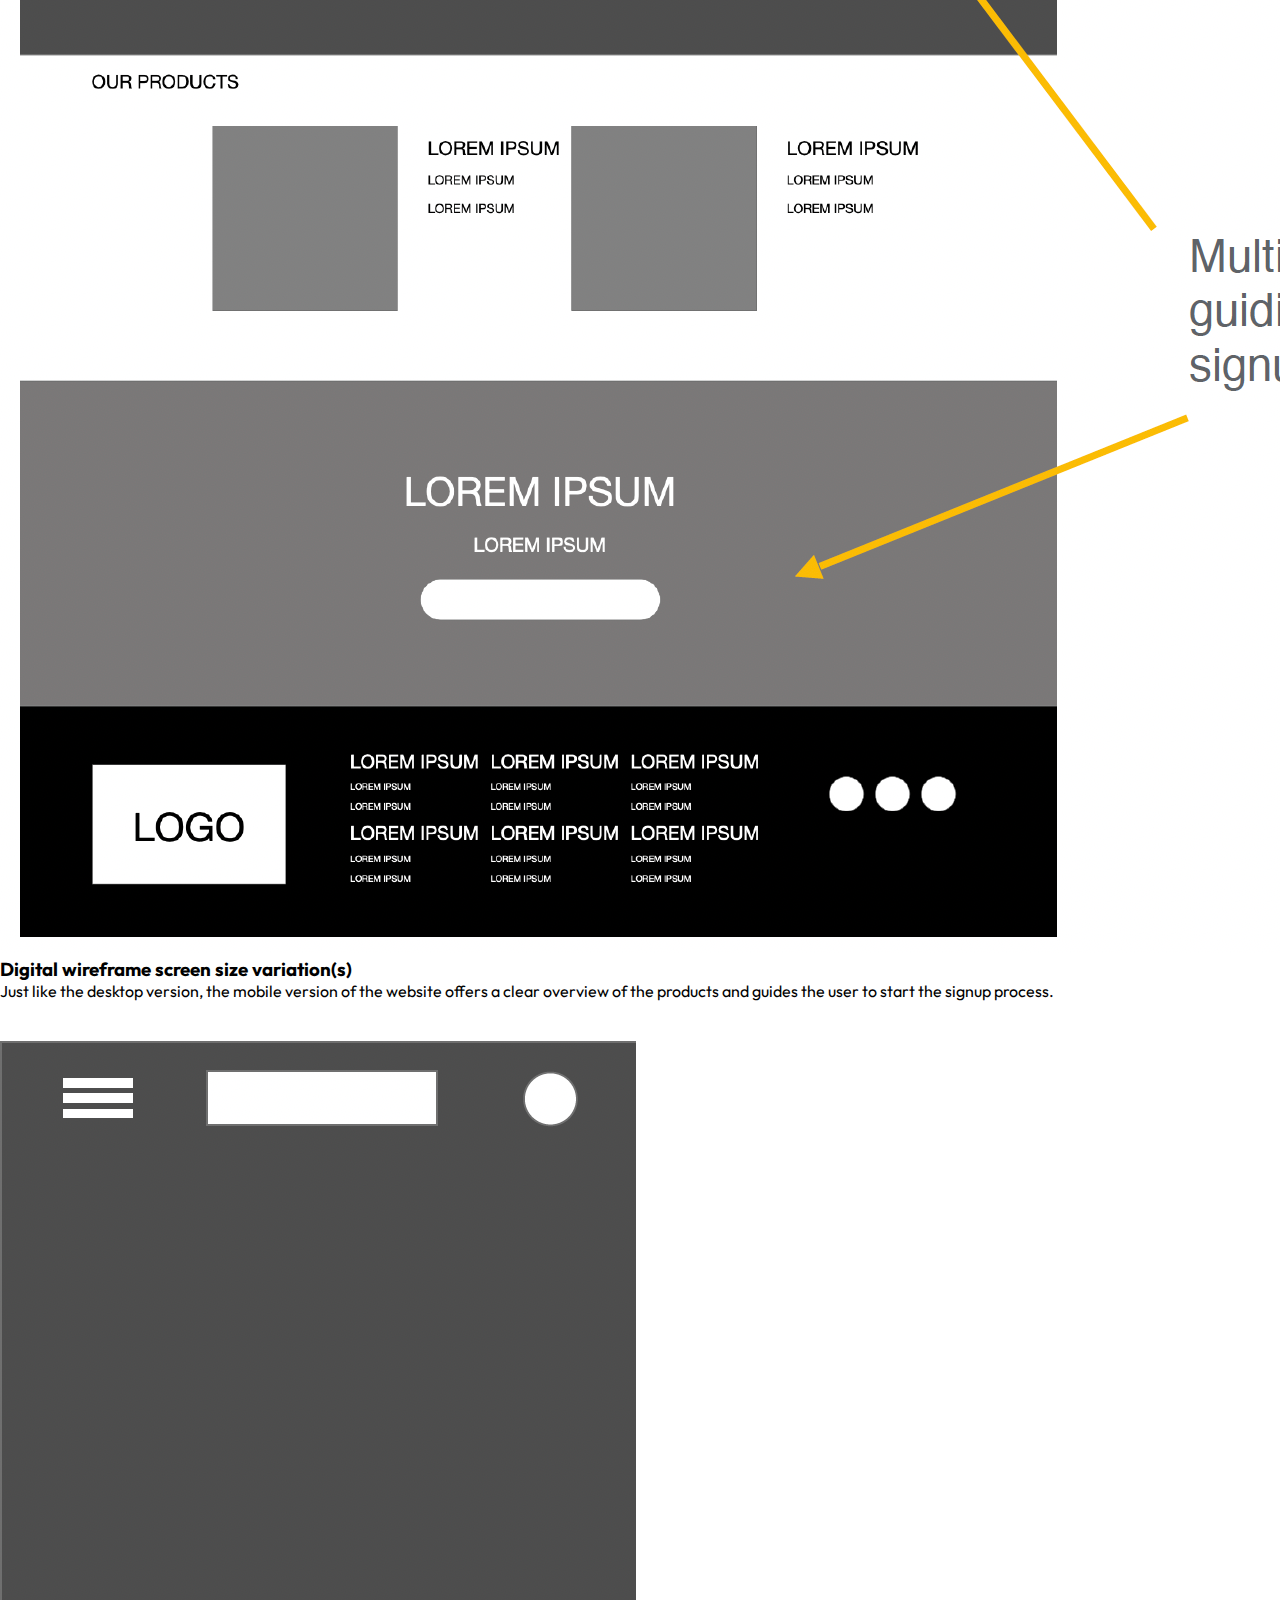
<file: casestudy2.html>
<!DOCTYPE html>
<html lang="en">

<head>
    <meta charset="UTF-8">
    <meta http-equiv="X-UA-Compatible" content="IE=edge">
    <meta name="viewport" content="width=device-width, initial-scale=1.0">
    <title>Case Study - Responsive Website</title>

    <link rel="shortcut icon" type="image/x-icon" href="./img/icon.png" />

    <link rel="preconnect" href="https://fonts.gstatic.com">
    <link rel="preconnect" href="https://fonts.gstatic.com">
    <link rel="preconnect" href="https://fonts.gstatic.com">
    <link rel="preconnect" href="https://fonts.googleapis.com">
    <link rel="preconnect" href="https://fonts.gstatic.com" crossorigin>

    <link href="https://fonts.googleapis.com/css2?family=Outfit:wght@100;200;300;400;500;600;700;800;900&display=swap"
        rel="stylesheet">

    <link rel="stylesheet" href="./style.css">
    <link rel="stylesheet" href="./fontawesome-free-5.15.3-web/css/all.css">
</head>

<body>

    <header class="case-header">
        <nav>
            <div class="logo"><a href="index.html"><img src="./img/Logo_P.svg" alt=""></a></div>
            <div class="openMenu"><i class="fa fa-bars"></i></div>
            <ul class="mainMenu">
                <li><a href="index.html">Home</a></li>
                <li><a href="about.html">About</a></li>
                <li><a href="portfolio.html">My Work</a></li>
                <li><a href="resume.html">My Skills</a></li>
                <li><a href="contact.html">Contact</a></li>
                <div class="closeMenu"><i class="fa fa-times"></i></div>
                <span class="icons">
                    <a href="https://www.facebook.com/paolabramlett" target="_blank" style="color:#ffffff"><i
                            class="fab fa-facebook"></i></a>
                    <a href="https://www.instagram.com/paolabramlett/" target="_blank" style="color:#ffffff"><i
                            class="fab fa-instagram"></i></a>
                    <a href="https://www.linkedin.com/in/paolabramlett/" target="_blank" style="color:#ffffff"><i
                            class="fab fa-linkedin"></i></a>
                    <a href="https://github.com/paolabramlett" target="_blank" style="color:#ffffff"><i
                            class="fab fa-github"></i></a>
                </span>
            </ul>
        </nav>
        <div class="container-header-case">
            <div class="case-header-title">
                <p class="par-header-case">
                    Case Study:
                </p>
                <h1 class="title-header-case">
                    Digital Bank Signup Responsive Website
                </h1>

            </div>
            <div class="case-header-img">
                <img src="./img/case-study-img-2.gif" alt="case-study-one">
            </div>
        </div>
    </header>
    <main>
        <div class="breadcrumb">
            <ul class="breadcrumb">
                <li><a href="index.html">Home</a></li>
                <li><a href="portfolio.html">My work</a></li>
                <li>Case Study: Digital Bank Signup Responsive Website</li>
            </ul>
        </div>
        <section class="casestudy">
            <h2 class="title-main">
                Project Overview
            </h2>
            <div class="overview">
                <div class="overview-item">
                    <h4 class="item-title">
                        The Problem
                    </h4>
                    <p class="item-par">
                        In-person banking is a stressful experience for
                        most people have to wait in long lines and have
                        little information on the processes required to
                        create an account.
                    </p>
                    <br />
                    <br />

                    <h4 class="item-title">
                        The Goal
                    </h4>
                    <p class="item-par">
                        Design a signup process that is easy and quick,
                        by providing necessary information to customers
                        and making the process as simple as possible.
                    </p>
                </div>

                <div class="overview-item">
                    <h4 class="item-title">
                        The Product
                    </h4>
                    <p class="item-par">
                        DigiBank is a Digital Bank option for all types of
                        costumers that focuses in the elimination of the struggles
                        of in-person bank experience.
                    </p>
                </div>

                <div class="overview-item">
                    <h4 class="item-title">
                        My Role
                    </h4>
                    <p class="item-par">
                        UX designer leading the DigiBank website design
                    </p>

                    <br />
                    <br />

                    <h4 class="item-title">
                        Responsabilities
                    </h4>
                    <p class="item-par">
                        Conducting interviews, paper and digital wire
                        framing, low and high-fidelity prototyping,
                        conducting usability studies, accounting for
                        accessibility, iterating on designs and responsive
                        design.
                    </p>

                    <br />
                    <br />

                    <h4 class="item-title">
                        Project duration
                    </h4>
                    <p class="item-par">
                        November, 2021 to December, 2021
                    </p>
                </div>
            </div>
        </section>
        <section class="casestudy-2">
            <h2 class="title-main">
                Understanding the user
            </h2>
            <p class="par-main">
                I conducted user interviews, which I turned into empathy maps to better understand the target user and
                their needs. I discovered that many target users are tired of the in-person bank experience, because it is
                time consuming and really interferes with their daily routines when there is a situation to take care of, so
                they turn to digital banking, but as this is still a moment of transition, people are often hesitant or
                overwhelmed with the information or scared by lack of concise information.
            </p>
            
            <br />
            <br />


            <div class="user">
                <h3 class="subtitle-main">
                    User pain points
                </h3>
                <div class="overview">
                    <div class="overview-item">
                        <h4 class="item-title">
                            Homepage
                        </h4>
                        <p class="item-par">
                            Digital bank website
                            designs offer a very
                            innovating experience but
                            are lacking concise
                            information.
                        </p>
                    </div>
                    <div class="overview-item">
                        <h4 class="item-title">
                            Interaction
                        </h4>
                        <p class="item-par">
                            Innovating design was
                            applauded but at the
                            same time is a little
                            confusing and
                            overwhelming for older
                            users.
                        </p>
                    </div>
                    <div class="overview-item">
                        <h4 class="item-title">
                            Process
                        </h4>
                        <p class="item-par">
                            The process of signup is
                            intimidating to users who
                            are afraid of giving up
                            personal information.
                        </p>
                    </div>
                </div>
                <h2 class="title-main">
                    Persona & problem statement
                </h2>
                <p class="par-main">
                    
                    Jason is a busy worker
                    who needs to create an
                    account for a Digital Bank
                    because needs to keep
                    control of his finances
                    quick and easily.
                </p>
                <div class="case-img">
                    <img src="./img/case-img-10.jpg" alt="Persona">
                </div>
                <hr style="height:2px;border-width:0;color:gray;background-color:gray">

                <h2 class="title-main">
                    User journey map
                </h2>
                <p class="par-main">
                    I created a user journey map
                    of Jason’s experience using
                    the site to help identify
                    possible pain points and
                    improvement opportunities.
                </p>

                <div class="case-img">
                    <img src="./img/case-img-11.jpg" alt="">
                </div>
                <hr style="height:2px;border-width:0;color:gray;background-color:gray">

                <h2 class="title-main">
                    Starting the desing
                </h2>

                <h2 class="title-main">
                    Sitemap
                </h2>
                <p class="par-main">
                    Difficulty with website navigation
                    was a primary pain point for users,
                    so I used that knowledge to create
                    a sitemap.
                    <br />
                    <br />
                    My goal here was to make
                    strategic information architecture
                    decisions that would improve
                    overall website navigation. The
                    structure I chose was designed to
                    make things simple and easy.
                </p>
                
                <div class="case-img">
                    <img src="./img/case-img-12.jpg" alt="">
                </div>

                <h2 class="title-main">
                    Wireframing
                </h2>

                <div class="overview">
                    <div class="overview-item">
                        <h3 class="item-title">
                            Paper wireframes
                        </h3>
                        <p class="item-par">
                            Next, I sketched out paper
                            wireframes for each screen
                            in my website, keeping user
                            pain points about navigation
                            and signup flow in mind.
                        </p>
                        <br />
                        <br />
                        <div class="case-img-2">
                            <img src="./img/case-img-13.jpg" alt="">
                        </div>
                    </div>
                    <div class="overview-item">
                        <h3 class="item-title">
                            Paper wireframe
                            screen size variation(s)
                        </h3>
                        <p class="item-par">
                            Because customers access
                            the site on a variety of
                            different devices I started to
                            work on designs for
                            additional screen sizes to
                            make sure the site would be
                            fully responsive.
                        </p>
                        <br />
                        <br />
                        <div class="case-img-2">
                            <img src="./img/case-img-14.jpg" alt="">
                        </div>
                    </div>
                </div>

                <div class="overview">
                    <div class="overview-item">
                        <h3 class="item-title">
                            Digital wireframes
                        </h3>
                        <p class="item-par">
                            Moving from paper to digital
                            wireframes made it easy to
                            understand how the redesign
                            could help address users pain
                            points and improve the user
                            experience.
                            <br />
                            <br />

                            Prioritizing useful button locations
                            and visual element placement on
                            the homepage was key part of my
                            strategy.
                        </p>
                        <br />
                        <br />
                        <div class="case-img-2">
                            <img src="./img/case-img-16.png" alt="">
                        </div>
                    </div>
                    <div class="overview-item">
                        <h3 class="item-title">
                            Digital wireframe
                            screen size variation(s)
                        </h3>
                        <p class="item-par">
                            Just like the desktop version,
                            the mobile version of the
                            website offers a clear
                            overview of the products and
                            guides the user to start the
                            signup process.
                        </p>
                        <br />
                        <br />
                        <div class="case-img-2">
                            <img src="./img/case-img-15.png" alt="">
                        </div>
                    </div>
                </div>

                <h2 class="title-main">
                    Usability study: findings
                </h2>
                <p class="par-main">
                    These were the main findings uncovered by the usability study
                </p>
                <div class="overview">
                    <div class="overview-item">
                        <h4 class="item-title">
                            1. Information
                        </h4>
                        <p class="item-par">
                            Once the information was
                            inserted, users didn’t
                            identify typos and tried to
                            continue the process but
                            couldn’t.
                        </p>
                    </div>
                    <div class="overview-item">
                        <h4 class="item-title">
                            2. Indicators
                        </h4>
                        <p class="item-par">
                            Users were unsure if the
                            information was valid
                            before trying to click on the
                            button.
                        </p>
                    </div>
                    
                </div>

                <hr style="height:2px;border-width:0;color:gray;background-color:gray">

                <h2 class="title-main">
                    Refining the desing
                </h2>

                <h3 class="subtitle-main">
                    Mockups
                </h3>
                <p class="par-main">
                    Based on the insights from the usability study, I made changes to improve the site’s signup flow. One of the changes I
                    made was adding bright color to the buttons so users knew how to start the process right away.
                </p>
                <div class="case-img">
                    <img src="./img/case-img-17.png" alt="">
                </div>

                <h3 class="subtitle-main">
                    Mockups: Original screen size
                </h3>
               
                <div class="case-img">
                    <img src="./img/case-img-18.png" alt="">
                </div>

                <h3 class="subtitle-main">
                    Mockups: Screen size variations
                </h3>
                
                <div class="case-img">
                    <img src="./img/case-img-19.png" alt="">
                </div>


                
                <div class="prototype">
                    <h3 class="subtitle-main">
                        High-fidelity Prototype
                    </h3>
                    <p class="par-main">
                        My hi-fi prototype followed the
                        same user flow as the lo-fi
                        prototype, and included the
                        design changes made after the
                        usability study, as well as several
                        changes suggested.

                        <br />
                        <br />
                        View the DigiBank
                        <a style="color: #f0908d"
                            href="https://www.figma.com/proto/mnWPNoItcYq2wFQ8y841Or/Untitled?page-id=15:2&node-id=15:3&viewport=241,48,0.5&scaling=scale-down&starting-point-node-id=15:9&show-proto-sidebar=1"
                            target="_blank">
                            high-fidelity prototype.
                        </a>
                    </p>
                    <div class="case-img">
                        <img src="./img/case-img-20.jpg" alt="">
                    </div>
                </div>

                <h2 class="title-main">
                    Final Mockups
                </h2>
                <div class="case-img">
                    <img src="./img/case-img-21.png" alt="">
                </div>
                <h2 class="title-main">
                    Takeaways
                </h2>
                <div class="overview">
                    <div class="overview-item">
                        <h4 class="item-title">
                            Impact:
                        </h4>
                        <p class="item-par">
                            Our target users shared that the design was
                            intuitive to navigate through, more engaging with
                            images, and demonstrated a clear visual
                            hierarchy.
                        </p>
                    </div>
                    <div class="overview-item">
                        <h4 class="item-title">
                            What I learned:
                        </h4>
                        <p class="item-par">
                            I learned that even a small design change can
                            have a huge impact on the user experience. The
                            most important takeaway for me is to always
                            focus on the real needs of the user when coming
                            up with design ideas and solutions.
                        </p>

                    </div>
                </div>
            </div>
            <div class="resume">
                <h3>
                    You can Download my Resume here:
                </h3>
                <a href="./img/RESUME_2021.pdf" target="_blank" download> English Resume</a>
                <a href="./img/RESUME_2021_Esp.pdf" target="_blank" download> Currículum en Español</a>
            </div>
        </section>
    </main>

    <footer>

        <div class="wrapper">
            <div class="icon facebook">
                <div class="tooltip">Facebook</div>
                <span><a href="https://www.facebook.com/paolabramlett" target="_blank"><i
                            class="fab fa-facebook-f"></i></a></span>
            </div>
            <div class="icon instagram">
                <div class="tooltip">Instagram</div>
                <span><a href="https://www.instagram.com/paolabramlett/" target="_blank"><i
                            class="fab fa-instagram"></i></a></span>
            </div>
            <div class="icon linkedin">
                <div class="tooltip">Linkedin</div>
                <span><a href="https://www.linkedin.com/in/paolabramlett/" target="_blank"><i
                            class="fab fa-linkedin"></i></a></span>
            </div>

            <div class="icon github">
                <div class="tooltip">Github</div>
                <span><a href="https://github.com/paolabramlett" target="_blank"><i
                            class="fab fa-github"></i></a></span>
            </div>
        </div>

    </footer>

</body>

</html>
</file>
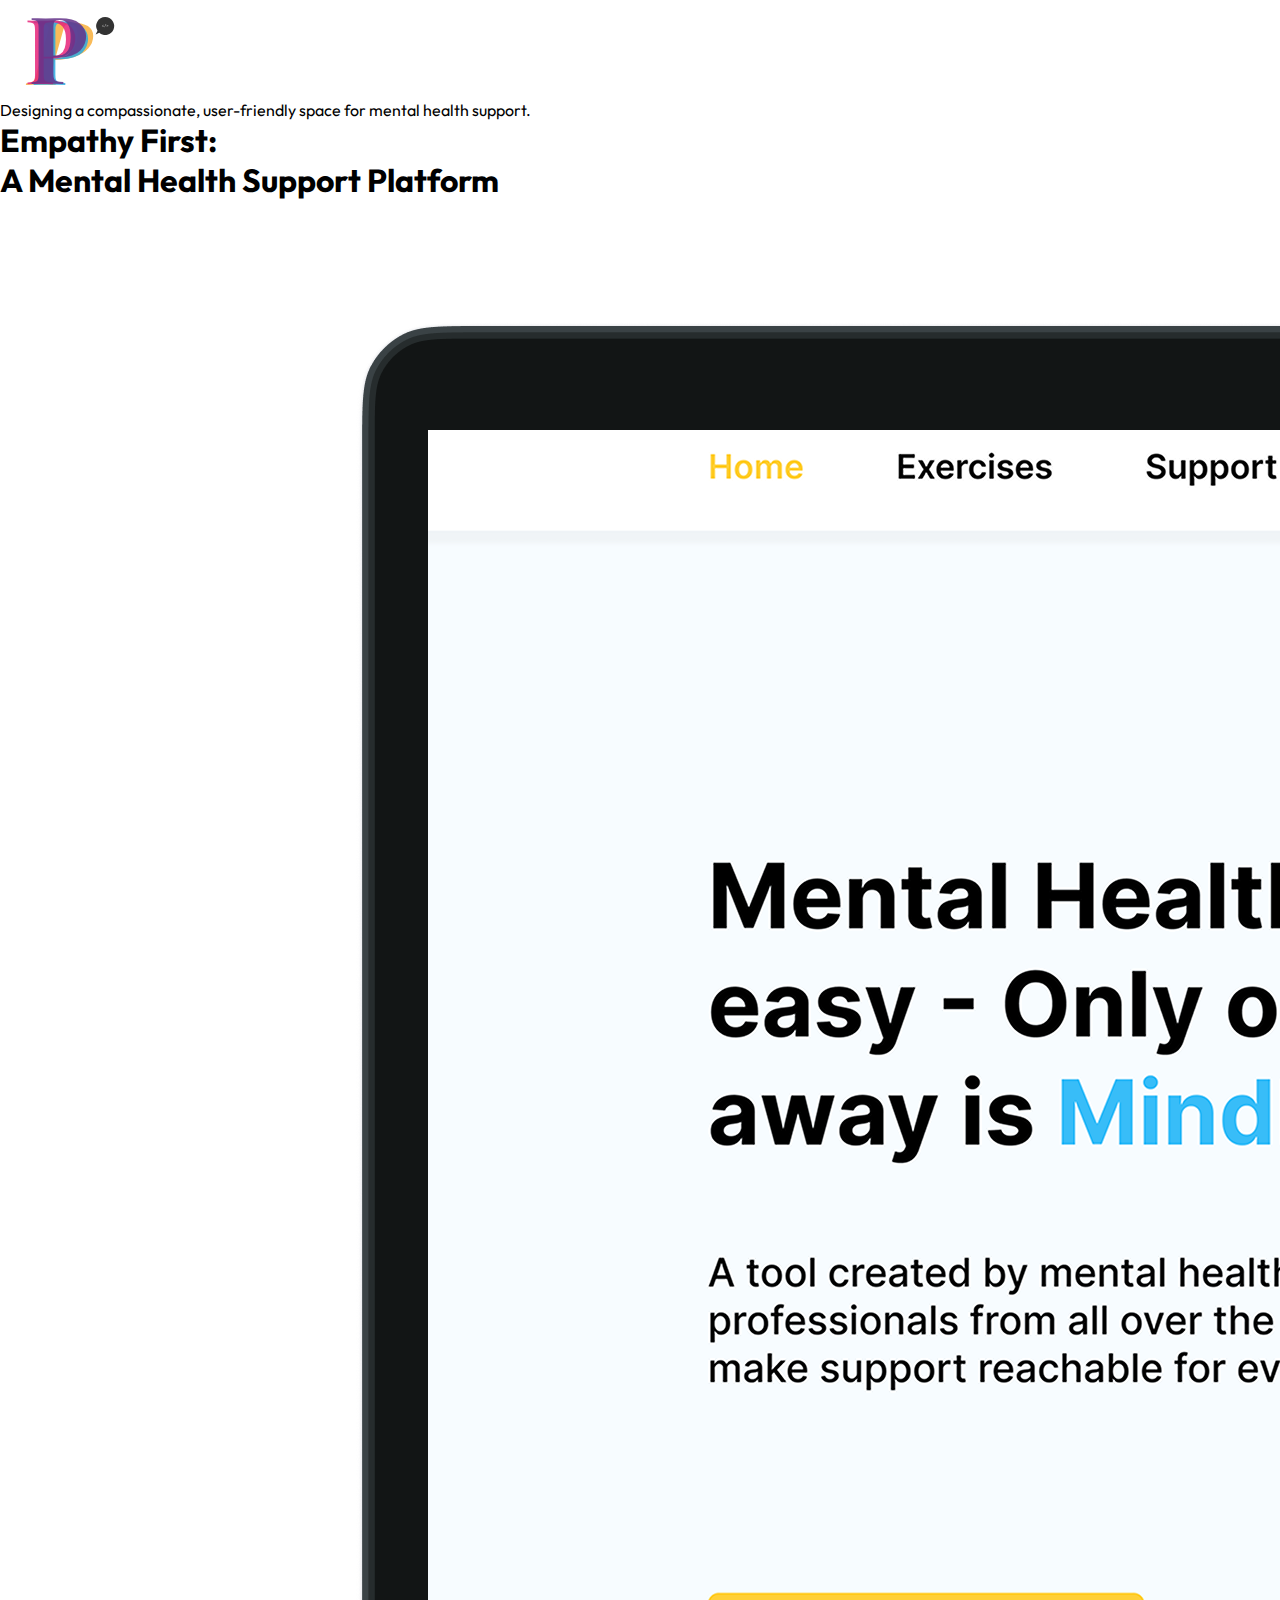
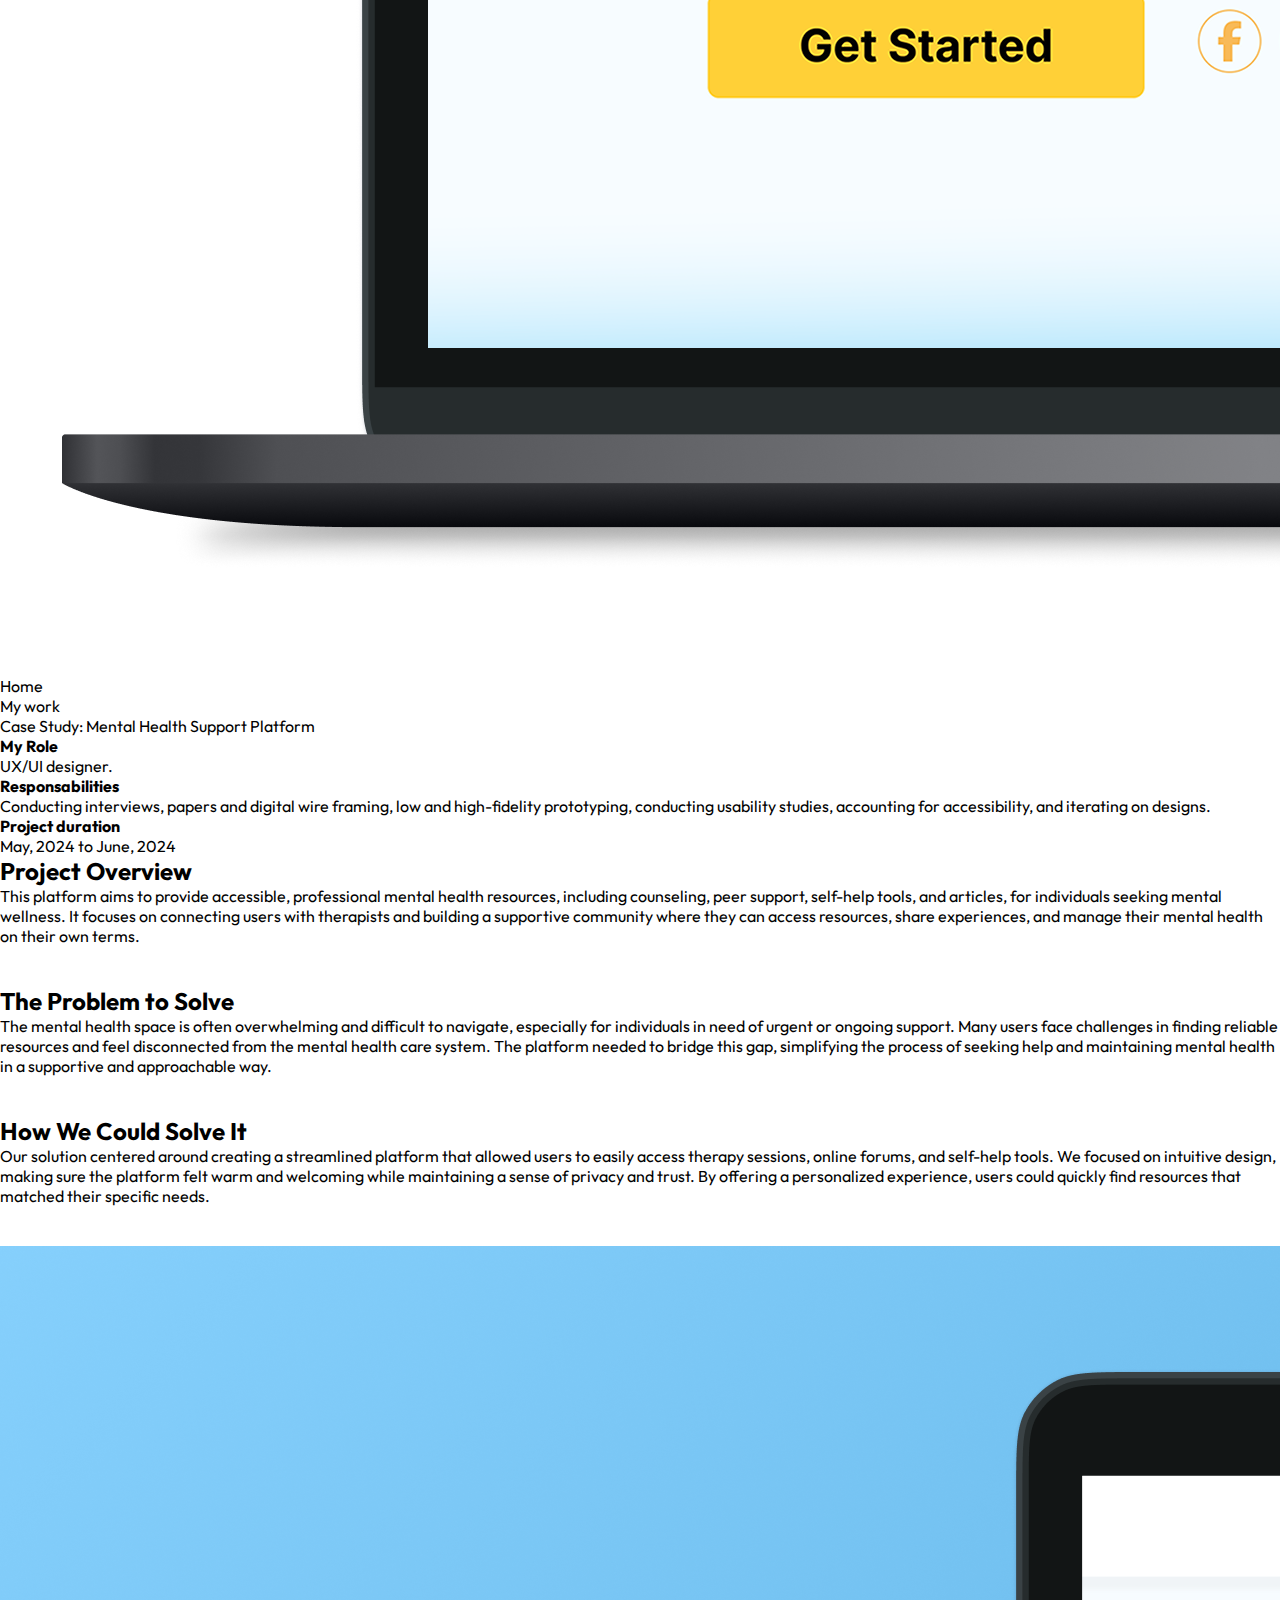
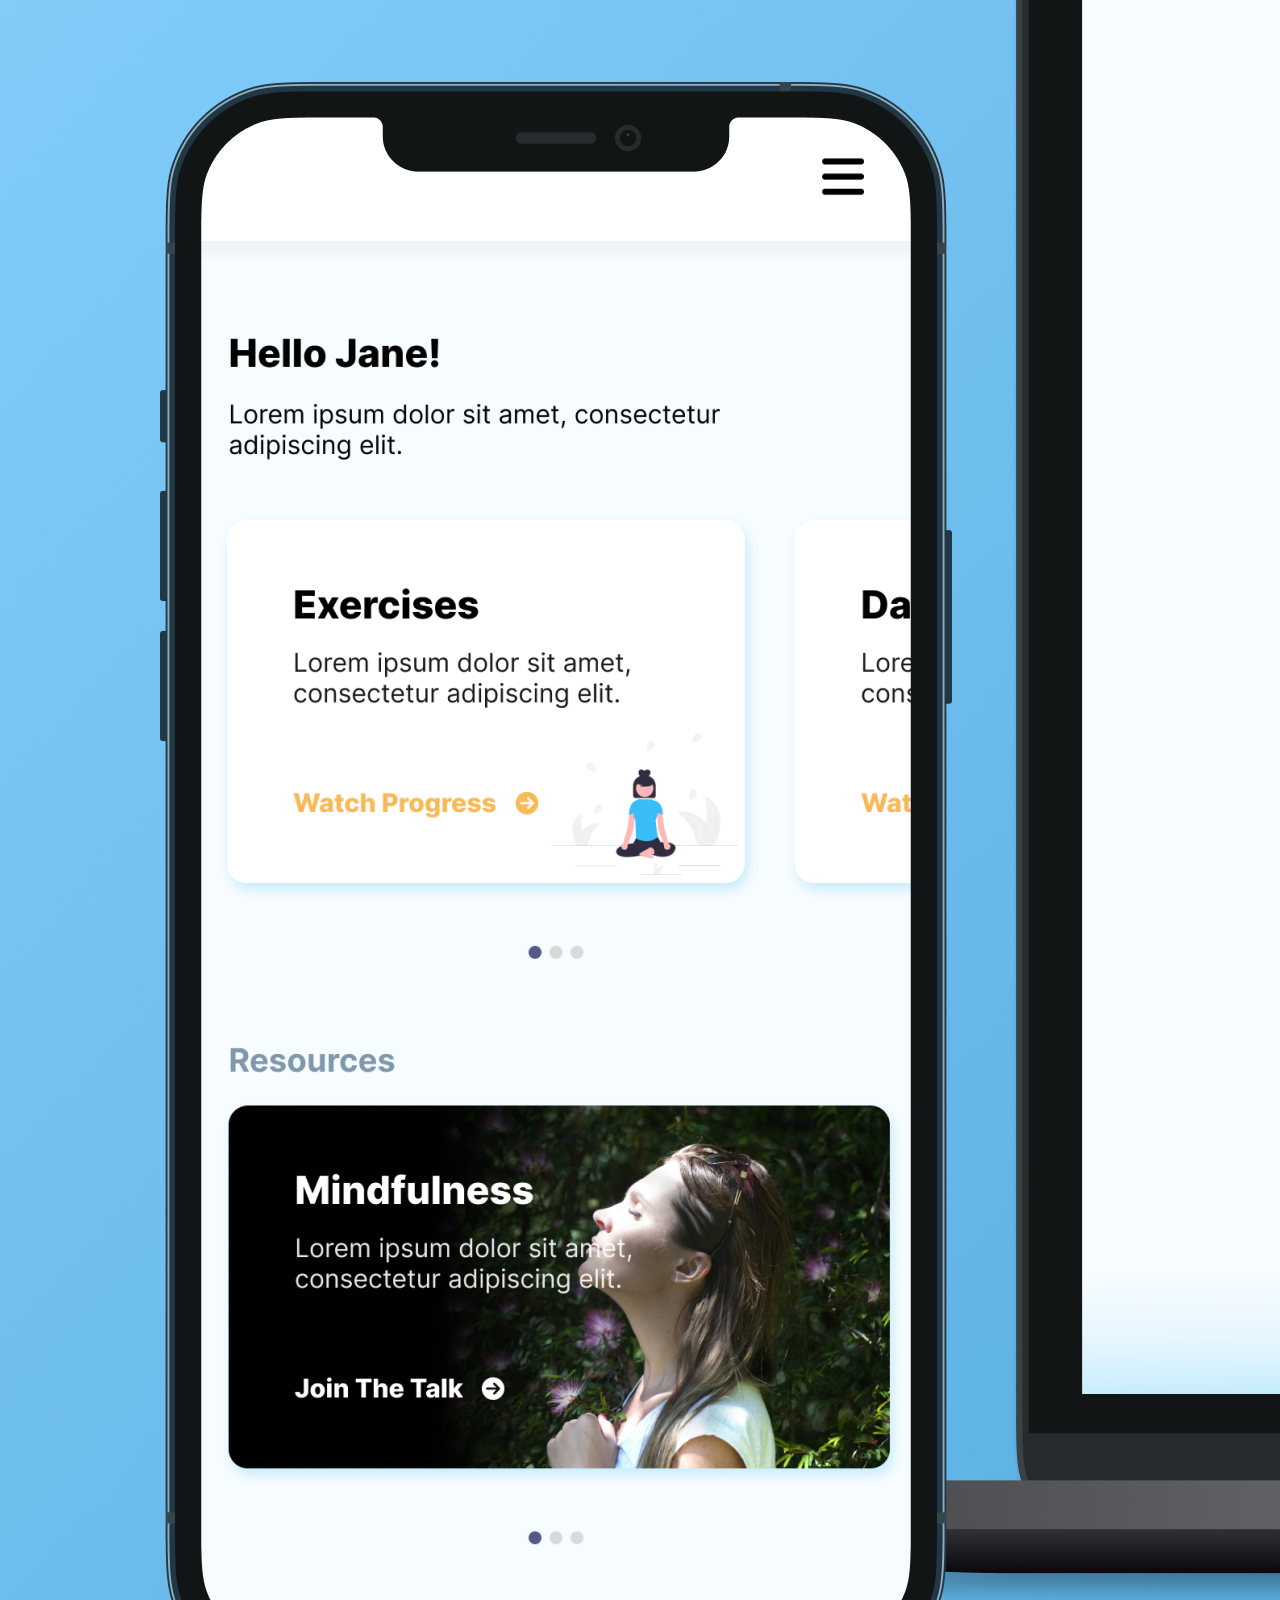
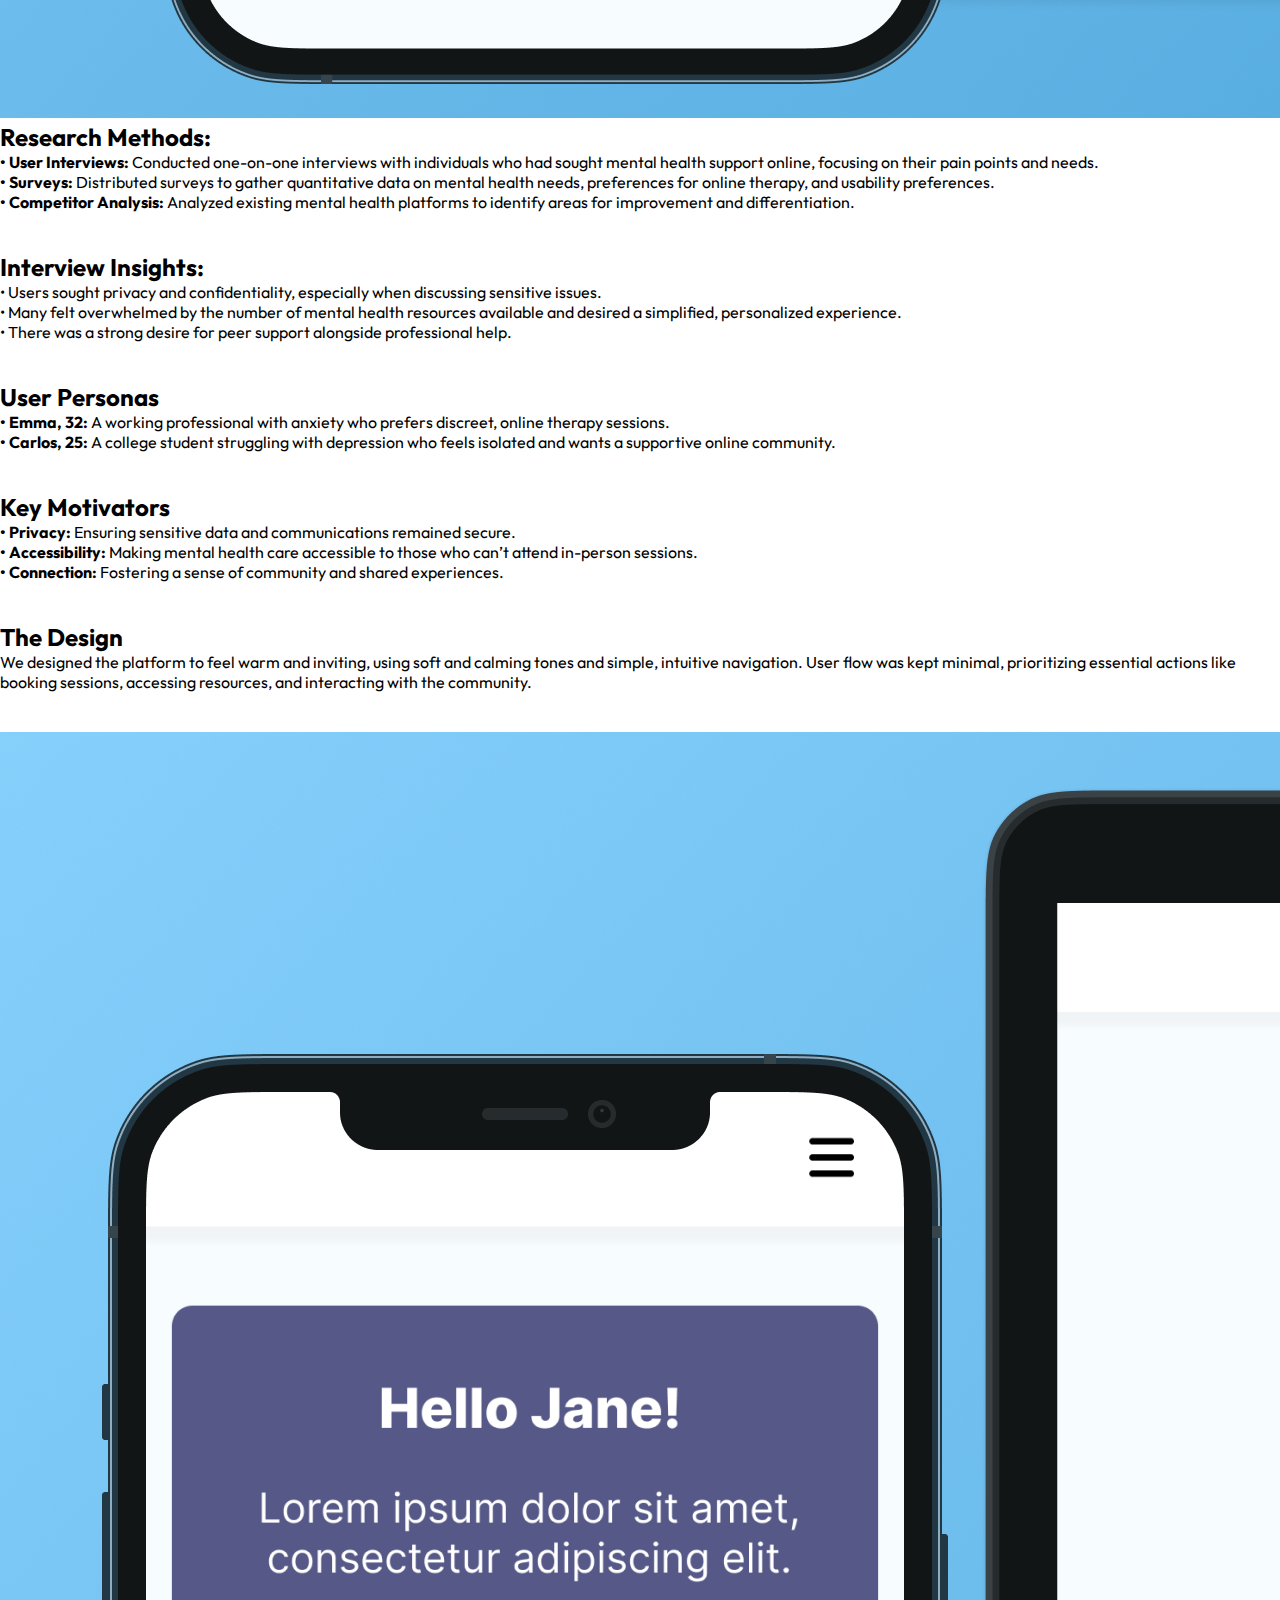
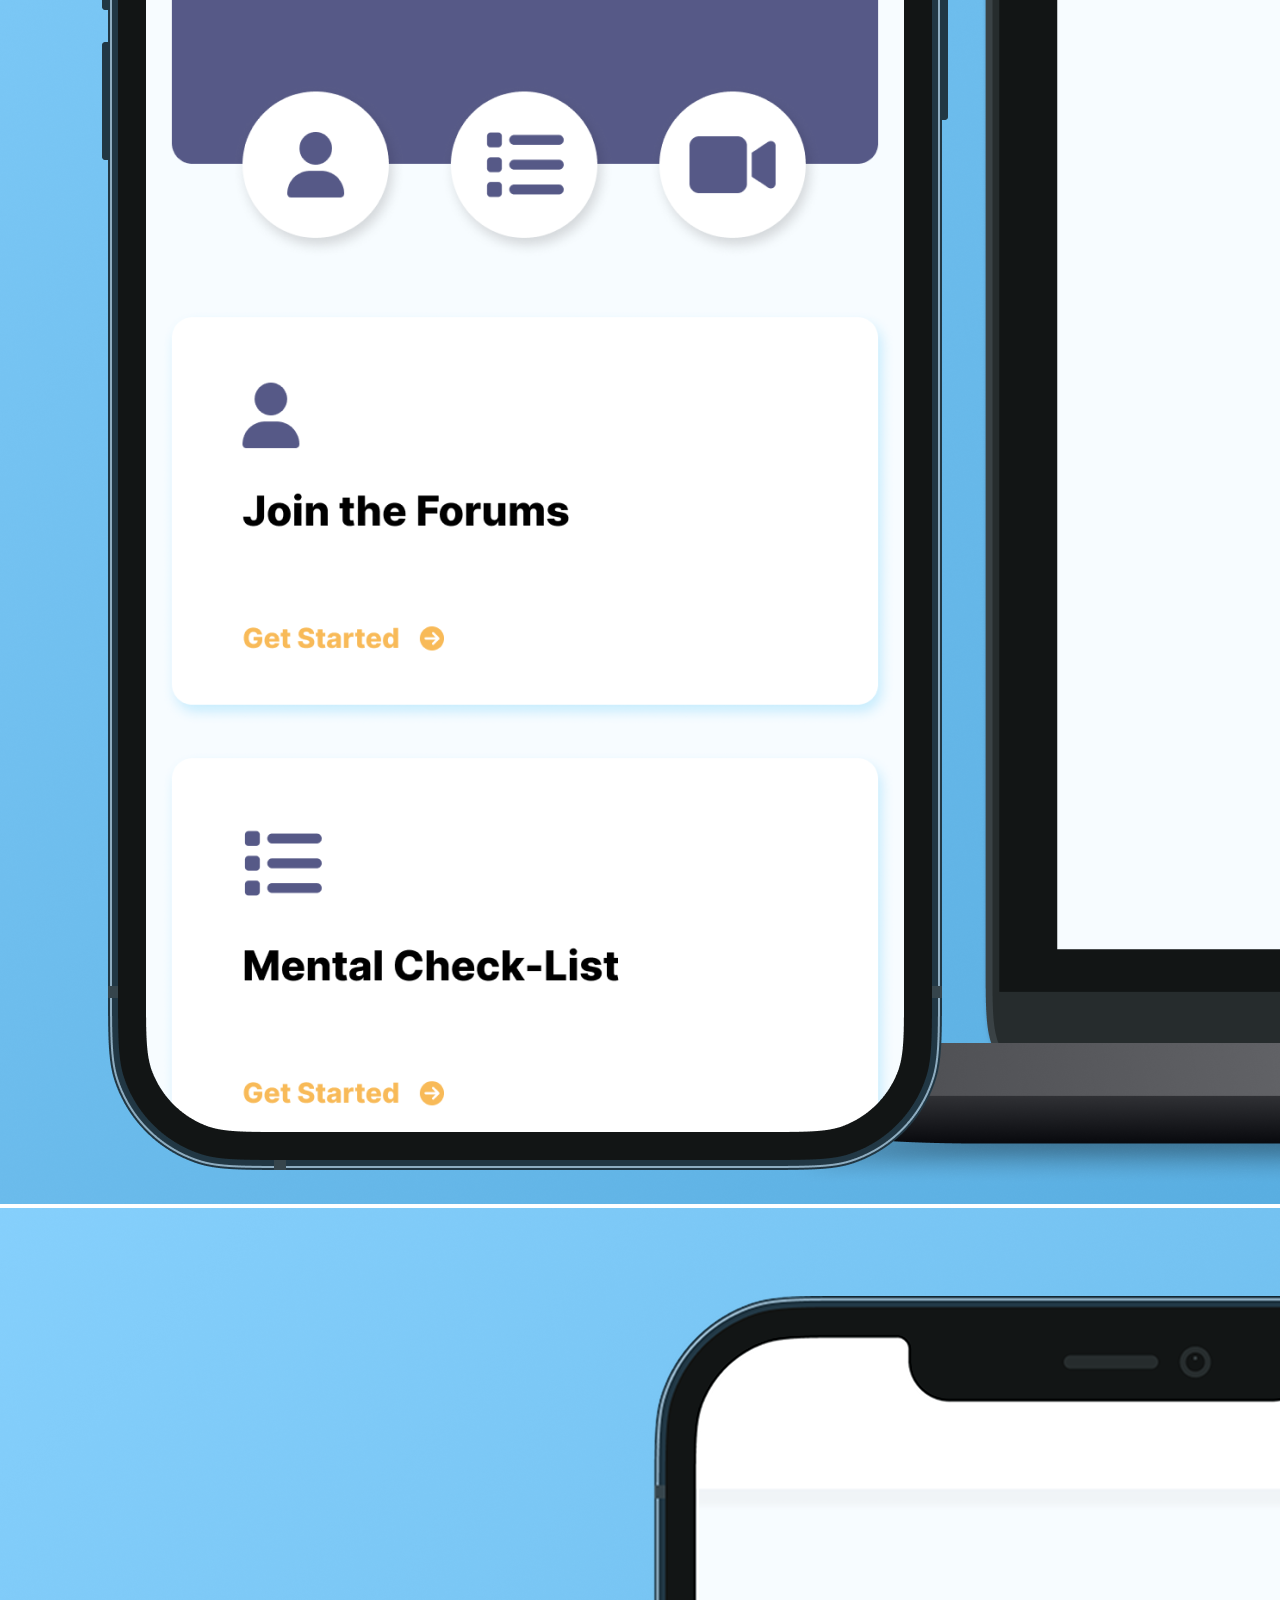
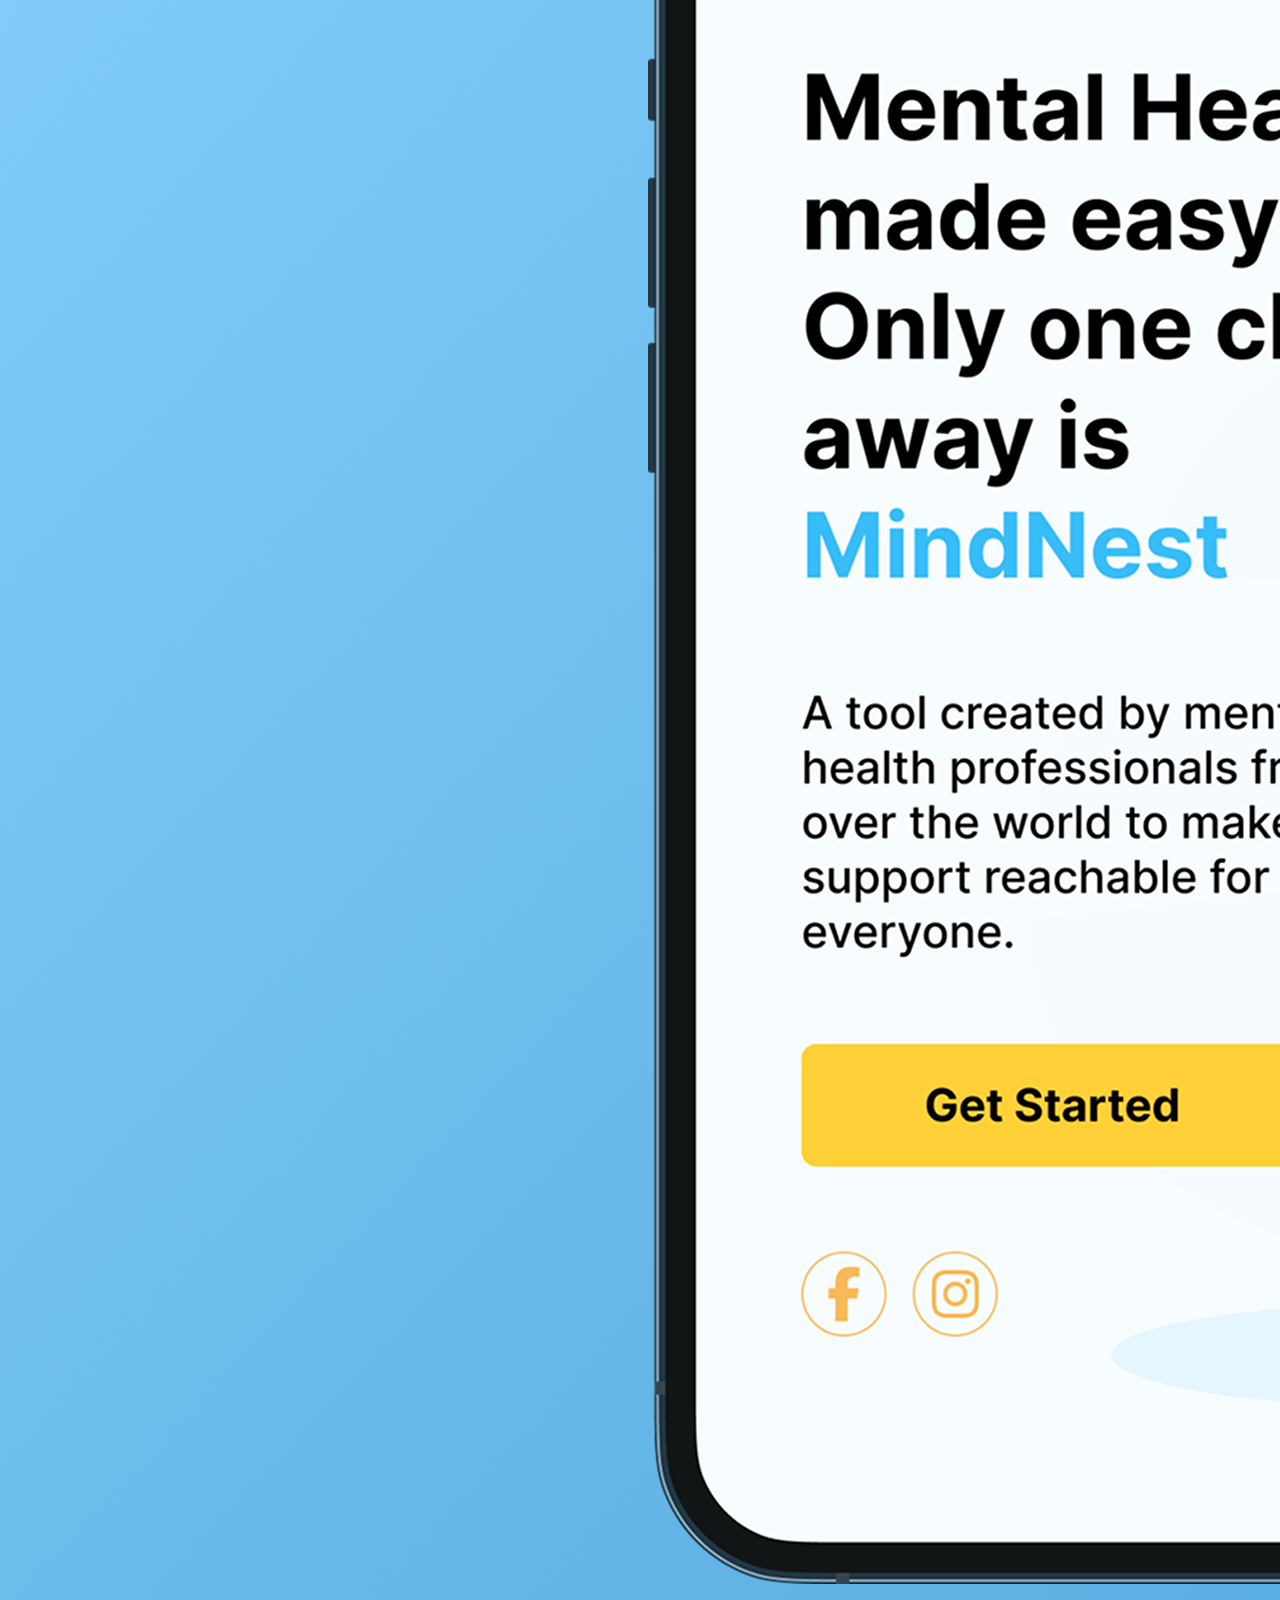
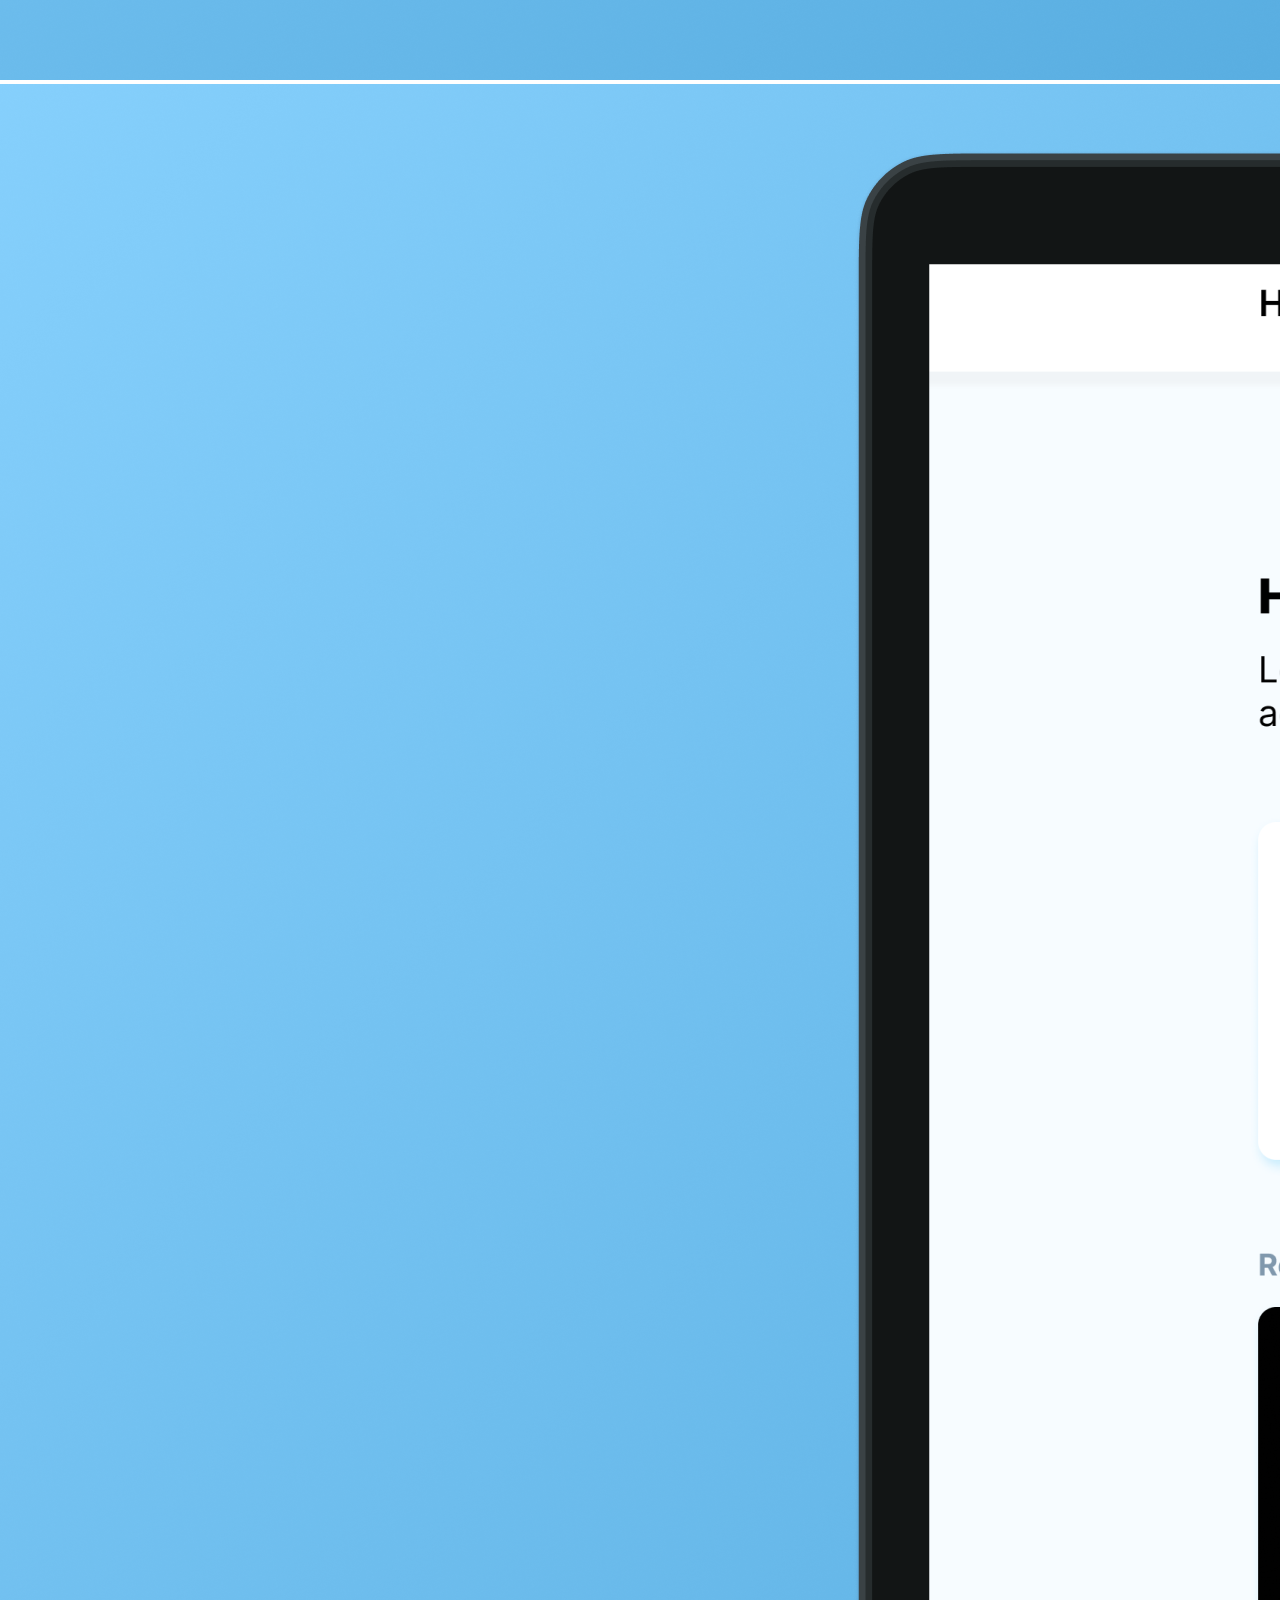
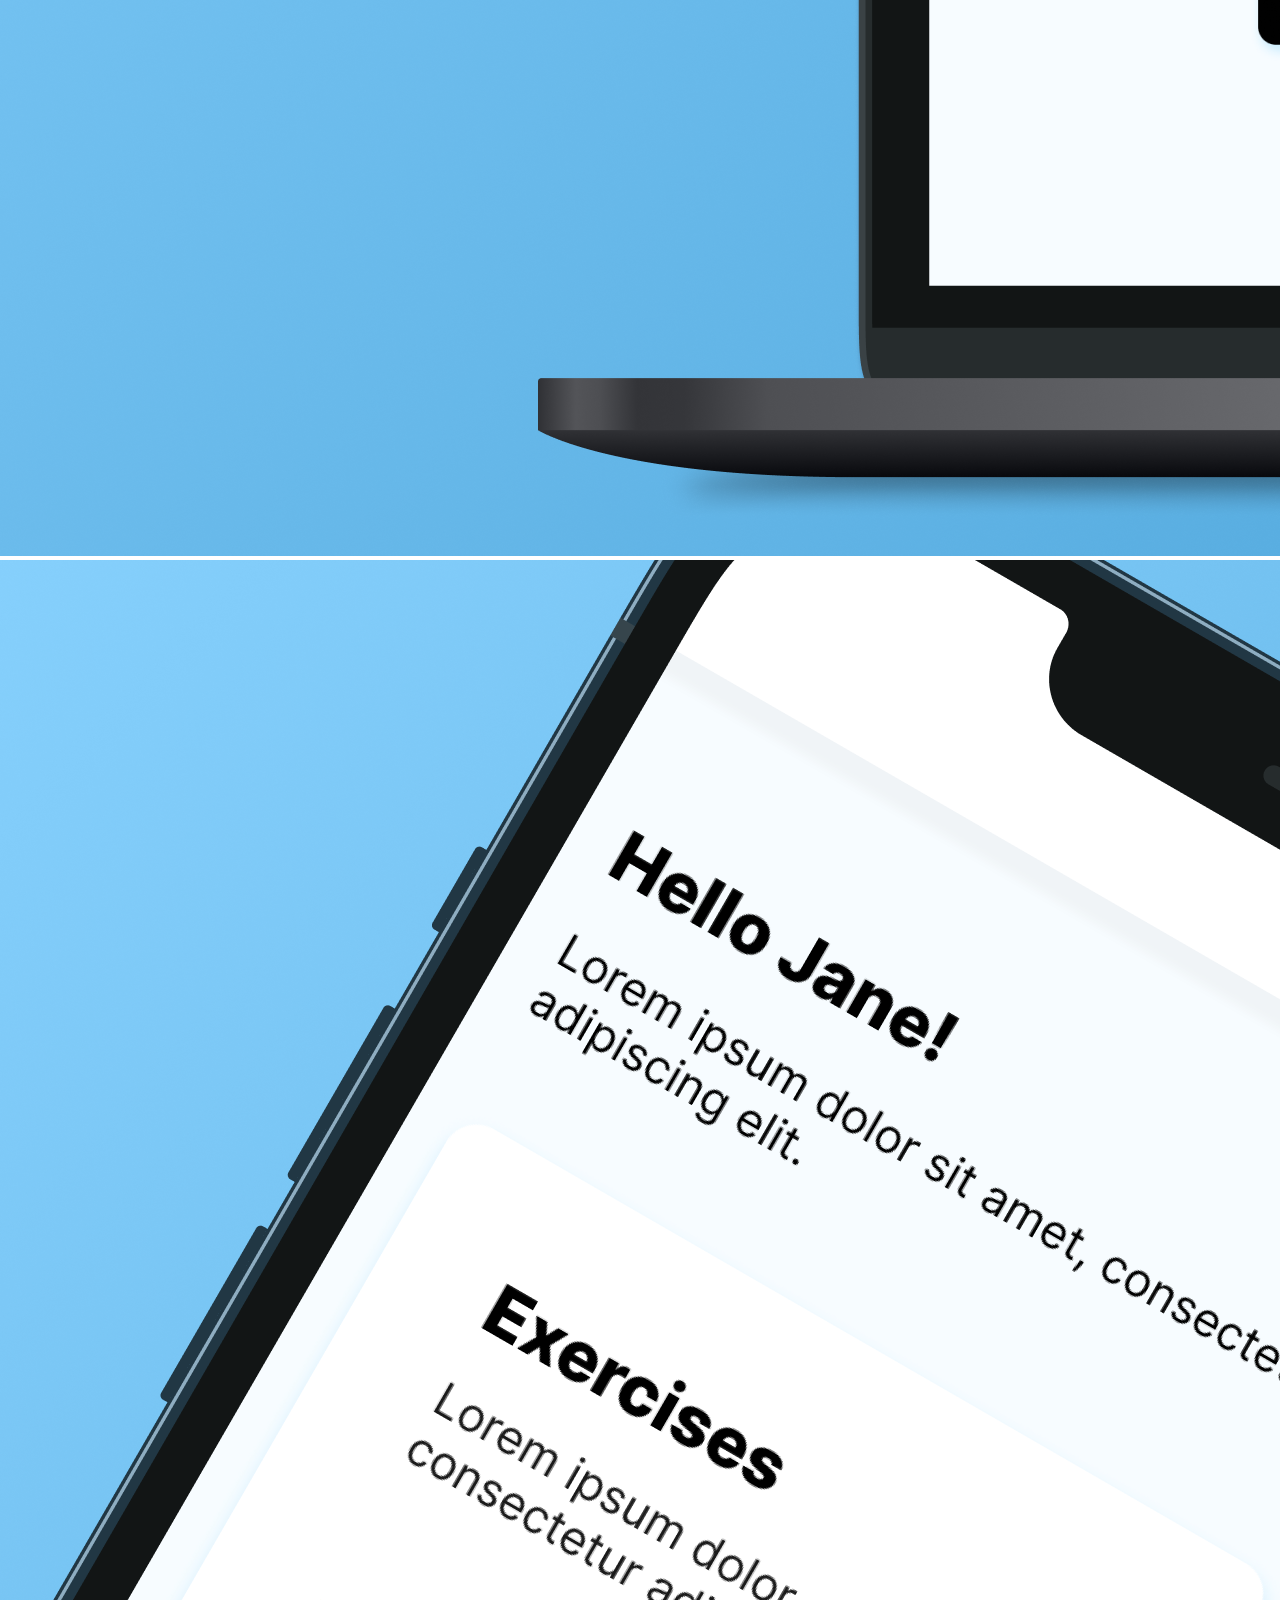
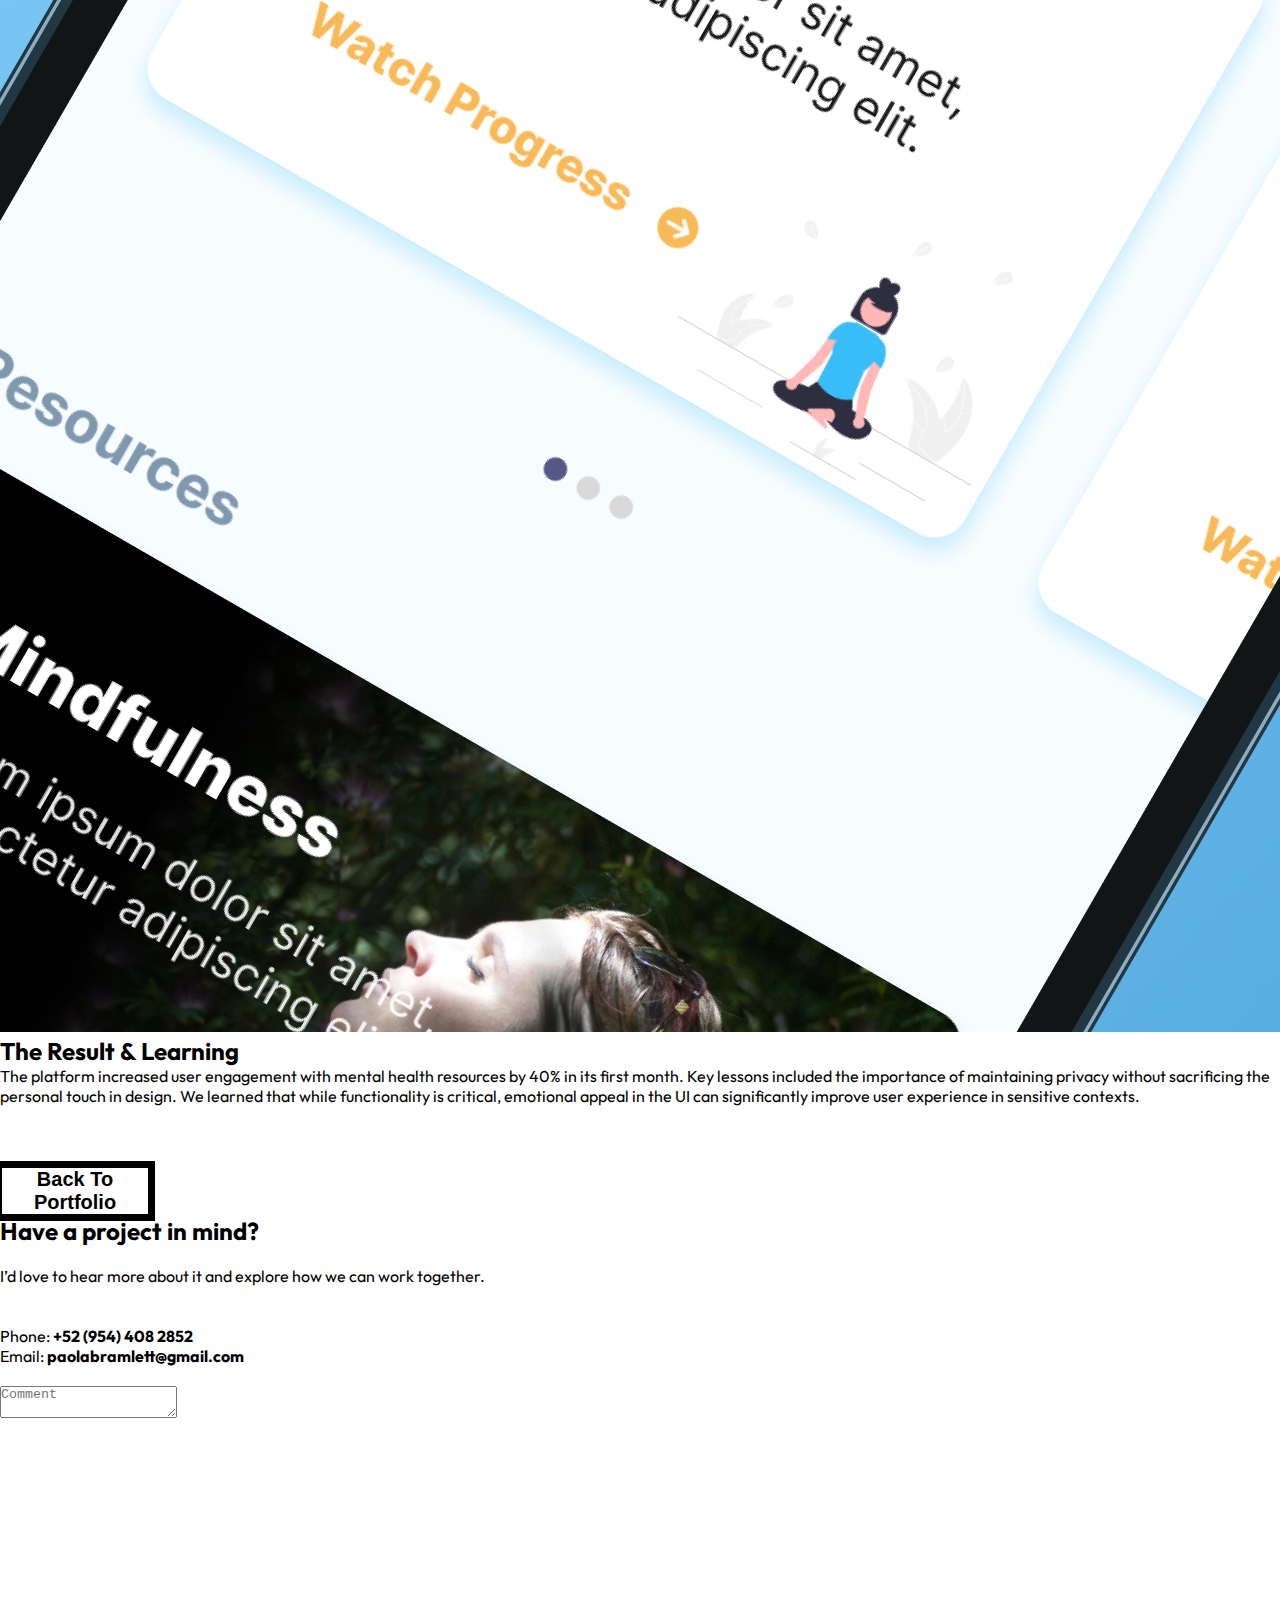
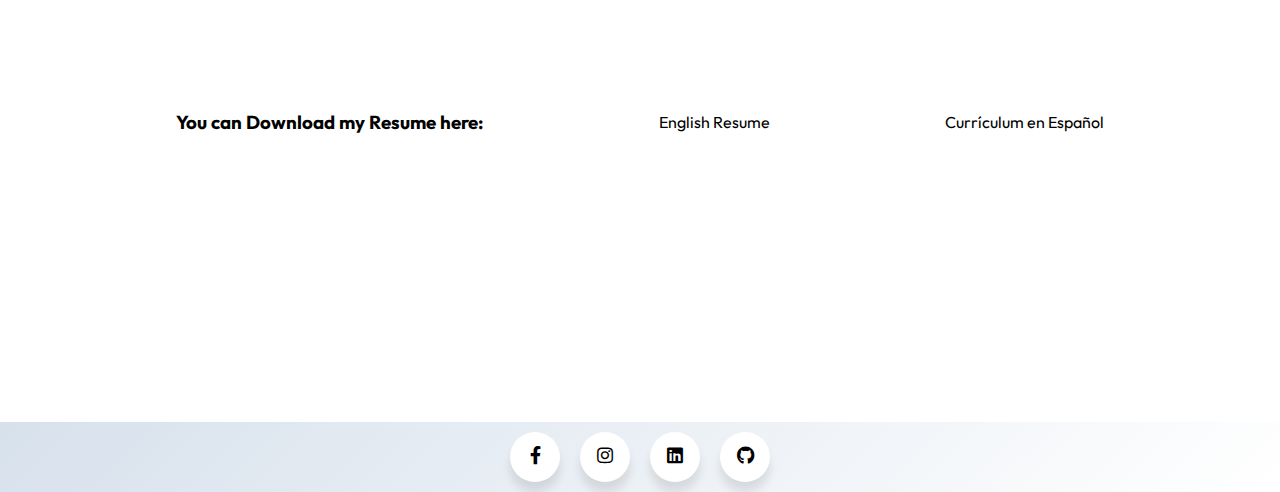
<file: casestudy4.html>
<!DOCTYPE html>
<html lang="en">

<head>
    <meta charset="UTF-8">
    <meta http-equiv="X-UA-Compatible" content="IE=edge">
    <meta name="viewport" content="width=device-width, initial-scale=1.0">
    <title>Mental Health Support Platform</title>

    <link rel="shortcut icon" type="image/x-icon" href="./img/Logo_P.svg" />

    <link rel="preconnect" href="https://fonts.gstatic.com">
    <link rel="preconnect" href="https://fonts.gstatic.com">
    <link rel="preconnect" href="https://fonts.gstatic.com">
    <link rel="preconnect" href="https://fonts.googleapis.com">
    <link rel="preconnect" href="https://fonts.gstatic.com" crossorigin>

    <link href="https://fonts.googleapis.com/css2?family=Outfit:wght@100;200;300;400;500;600;700;800;900&display=swap"
        rel="stylesheet">

    <link rel="stylesheet" href="./style.css">
    <link rel="stylesheet" href="./fontawesome-free-5.15.3-web/css/all.css">
</head>

<body>

    <header class="case-header">
        <nav>
            <div class="logo"><a href="index.html"><img src="./img/Logo_P.svg" alt=""></a></div>
            <div class="openMenu"><i class="fa fa-bars"></i></div>
            <ul class="mainMenu">
                <li><a href="index.html">Home</a></li>
                <li><a href="about.html">About</a></li>
                <li><a href="portfolio.html">My Work</a></li>
                <li><a href="contact.html">Contact</a></li>
                <div class="closeMenu"><i class="fa fa-times"></i></div>
                <span class="icons">
                    <a href="https://www.facebook.com/paolabramlett" target="_blank" style="color:#ffffff"><i
                            class="fab fa-facebook"></i></a>
                    <a href="https://www.instagram.com/paolabramlett/" target="_blank" style="color:#ffffff"><i
                            class="fab fa-instagram"></i></a>
                    <a href="https://www.linkedin.com/in/paolabramlett/" target="_blank" style="color:#ffffff"><i
                            class="fab fa-linkedin"></i></a>
                    <a href="https://github.com/paolabramlett" target="_blank" style="color:#ffffff"><i
                            class="fab fa-github"></i></a>
                </span>
            </ul>
        </nav>
        <div class="container-header-case">
            <div class="case-header-title">
                <p class="par-header-case">
                    Designing a compassionate, user-friendly space for mental health support.
                </p>
                <h1 class="title-header-case">
                    Empathy First: <br /> A Mental Health Support Platform
                </h1>

            </div>
            <div class="case-header-img">
                <img src="./img/Mask_group_083.png" alt="case-study-one">
            </div>
        </div>
    </header>
    <main>
        <div class="breadcrumb">
            <ul class="breadcrumb">
                <li><a href="index.html">Home</a></li>
                <li><a href="portfolio.html">My work</a></li>
                <li>Case Study: Mental Health Support Platform</li>
            </ul>
        </div>
        <section class="casestudy">
            
            
            <div class="overview">
                <div class="overview-item">
                   <h4 class="item-title">
                        My Role
                    </h4>
                    <p class="item-par">
                        UX/UI designer.
                    </p>
                </div>

                <div class="overview-item">
                    <h4 class="item-title">
                        Responsabilities
                    </h4>
                    <p class="item-par">
                        Conducting interviews, papers and digital wire
                        framing, low and high-fidelity prototyping,
                        conducting usability studies, accounting for
                        accessibility, and iterating on designs.
                    </p>
                </div>

                <div class="overview-item">
                    

                    <h4 class="item-title">
                        Project duration
                    </h4>
                    <p class="item-par">
                        May, 2024 to June, 2024
                    </p>
                </div>
            </div>
            <h2 class="title-main">
                Project Overview
            </h2>
            
            <p>
                This platform aims to provide accessible, professional mental health resources, including counseling, peer support, self-help tools, and articles, for individuals seeking mental wellness. It focuses on connecting users with therapists and building a supportive community where they can access resources, share experiences, and manage their mental health on their own terms.
            </p>
            <br />
            <br />
            <h2 class="title-main">
                The Problem to Solve
            </h2>
            <p>
                The mental health space is often overwhelming and difficult to navigate, especially for individuals in need of urgent or ongoing support. Many users face challenges in finding reliable resources and feel disconnected from the mental health care system. The platform needed to bridge this gap, simplifying the process of seeking help and maintaining mental health in a supportive and approachable way.


            </p>
            <br />
            <br />
            <h2 class="title-main">
                How We Could Solve It
            </h2>
            <p>
                Our solution centered around creating a streamlined platform that allowed users to easily access therapy sessions, online forums, and self-help tools. We focused on intuitive design, making sure the platform felt warm and welcoming while maintaining a sense of privacy and trust. By offering a personalized experience, users could quickly find resources that matched their specific needs.

            </p>

        </section>
            <br />
            <br />
        <section class="casestudy">
            <div class="case-img">
                <img src="./img/Mask_group_082.png" alt="">
            </div>
            <h2 class="title-main">
                Research Methods:
            </h2>
            <p class="par-main">
               <strong> •	User Interviews:</strong> Conducted one-on-one interviews with individuals who had sought mental health support online, focusing on their pain points and needs.<br />
               <strong> •	Surveys:</strong> Distributed surveys to gather quantitative data on mental health needs, preferences for online therapy, and usability preferences.<br />
               <strong> •	Competitor Analysis:</strong> Analyzed existing mental health platforms to identify areas for improvement and differentiation.
            
            </p>
            <br />
            <br />

            <h2 class="title-main">
                Interview Insights:
            </h2>
            <p class="par-main">
                •	Users sought privacy and confidentiality, especially when discussing sensitive issues.<br />
                •	Many felt overwhelmed by the number of mental health resources available and desired a simplified, personalized experience.<br />
                •	There was a strong desire for peer support alongside professional help.
            
            </p>
            <br />
            <br />

            <h2 class="title-main">
                User Personas
            </h2>
            <p class="par-main">
               <strong> •	Emma, 32:</strong> A working professional with anxiety who prefers discreet, online therapy sessions.<br />
                <strong> •	Carlos, 25:</strong> A college student struggling with depression who feels isolated and wants a supportive online community.
            </p>
            <br />
            <br />

            <h2 class="title-main">
                Key Motivators
            </h2>
            <p class="par-main">
                <strong> •	Privacy:</strong> Ensuring sensitive data and communications remained secure.<br />
                    <strong> •	Accessibility:</strong> Making mental health care accessible to those who can’t attend in-person sessions.<br />
                        <strong> •	Connection:</strong> Fostering a sense of community and shared experiences.

            </p>
            <br />
            <br />

            <h2 class="title-main">
                The Design
            </h2>
            <p class="par-main">
                We designed the platform to feel warm and inviting, using soft and calming tones and simple, intuitive navigation. User flow was kept minimal, prioritizing essential actions like booking sessions, accessing resources, and interacting with the community.
            </p>
            <br />
            <br />
            <div class="case-img">
                <img src="./img/Mask_group_081.png" alt="">
            </div>
            <div class="case-img">
                <img src="./img/Mask_group_080.png" alt="">
            </div>
            <div class="case-img">
                <img src="./img/Mask_group_079.png" alt="">
            </div>
            <div class="case-img">
                <img src="./img/Mask_group_078.png" alt="">
            </div>

            <h2 class="title-main">
                The Result & Learning
            </h2>
            <p class="par-main">
                The platform increased user engagement with mental health resources by 40% in its first month. Key lessons included the importance of maintaining privacy without sacrificing the personal touch in design. We learned that while functionality is critical, emotional appeal in the UI can significantly improve user experience in sensitive contexts.
            </p>
            <br />
            <br />

            <a href="portfolio.html">
                <button id="button-header" class="name noselect" >Back To Portfolio</button></a>


           
            </div>
           
        </section>
    </main>

    <div class="container-contact" style="background-color: #ffffff;">
        <div class="container-contact-text">
            <h2 class="contact-title">
                Have a project in mind?
            </h2>
            <br />
            <p class="contact-par">
                I’d love to hear more about it and explore how we can work together. 
                <br />
                <br />
              
        
                
            </p>
            <br />
            <p class="contact-par">
                Phone: <strong>+52 (954) 408 2852</strong>
                <br />
                Email: <strong> paolabramlett@gmail.com</strong>
                <br />
                <br />
            </p>
            
            <div class="contact-items">
                <span class="icons">
                    <a href="https://www.facebook.com/paolabramlett" target="_blank" style="color:#ffffff"><i
                            class="fab fa-facebook"></i></a>
                    <a href="https://www.instagram.com/paolabramlett/" target="_blank" style="color:#ffffff"><i
                            class="fab fa-instagram"></i></a>
                    <a href="https://www.linkedin.com/in/paolabramlett/" target="_blank" style="color:#ffffff"><i
                            class="fab fa-linkedin"></i></a>
                    <a href="https://github.com/paolabramlett" target="_blank" style="color:#ffffff"><i class="fab fa-github"></i></a>
                </span>
            </div>
        </div>
        <div class="form-box">
    
    

        <form method="post" name="Contact Form" data-netlify="true">
            <input name="name" type="text" class="feedback-input" placeholder="Name" />
            <input name="email" type="text" class="feedback-input" placeholder="Email" />
            <textarea name="text" class="feedback-input" placeholder="Comment"></textarea>
            <input type="submit" value="SUBMIT" />
        </form>
    
        </div>
    </div>
    <div class="resume">
        <h3>
            You can Download my Resume here:
        </h3>
        <a href="./img/RESUME_2025.pdf" target="_blank" download> English Resume</a>
        <a href="./img/RESUME_2025_Esp.pdf" target="_blank" download> Currículum en Español</a>
    </div>

    <footer>

        <div class="wrapper">
            <div class="icon facebook">
                <div class="tooltip">Facebook</div>
                <span><a href="https://www.facebook.com/paolabramlett" target="_blank"><i
                            class="fab fa-facebook-f"></i></a></span>
            </div>
            <div class="icon instagram">
                <div class="tooltip">Instagram</div>
                <span><a href="https://www.instagram.com/paolabramlett/" target="_blank"><i
                            class="fab fa-instagram"></i></a></span>
            </div>
            <div class="icon linkedin">
                <div class="tooltip">Linkedin</div>
                <span><a href="https://www.linkedin.com/in/paolabramlett/" target="_blank"><i
                            class="fab fa-linkedin"></i></a></span>
            </div>

            <div class="icon github">
                <div class="tooltip">Github</div>
                <span><a href="https://github.com/paolabramlett" target="_blank"><i
                            class="fab fa-github"></i></a></span>
            </div>
        </div>

    </footer>

</body>

</html>
</file>
<file: styles.css>
/* ═══════════════════════════════════════════════════════════
   PAOLA BRAMLETT — PORTFOLIO
   Design System & Styles
   ═══════════════════════════════════════════════════════════ */

/* ── DESIGN TOKENS ──────────────────────────────────────── */
:root {
  /* Colors */
  --color-bg:           #FAFAFA;
  --color-bg-secondary: #F4F4F5;
  --color-surface:      #FFFFFF;
  --color-surface-alt:  #F9F9FB;

  --color-text-primary:   #09090B;
  --color-text-secondary: #71717A;
  --color-text-muted:     #A1A1AA;

  --color-accent:          #5f2c93;
  --color-accent-hover:    #461973;
  --color-accent-subtle:   rgba(79, 70, 229, 0.08);
  --color-accent-glow:     rgba(79, 70, 229, 0.15);

  --color-border:       #E4E4E7;
  --color-border-hover: #D4D4D8;

  /* Typography */
  --font-sans: 'Inter', -apple-system, BlinkMacSystemFont, 'Segoe UI', sans-serif;
  --font-mono: 'JetBrains Mono', 'Fira Code', 'Cascadia Code', monospace;

  /* Font sizes — fluid scale */
  --text-xs:   0.75rem;    /* 12px */
  --text-sm:   0.875rem;   /* 14px */
  --text-base: 1rem;       /* 16px */
  --text-md:   1.125rem;   /* 18px */
  --text-lg:   1.25rem;    /* 20px */
  --text-xl:   1.5rem;     /* 24px */
  --text-2xl:  2rem;       /* 32px */
  --text-3xl:  2.5rem;     /* 40px */
  --text-4xl:  3.25rem;    /* 52px */
  --text-5xl:  4.5rem;     /* 72px */
  --text-hero: clamp(3rem, 7vw, 5.5rem);

  /* Spacing */
  --space-1:  0.25rem;
  --space-2:  0.5rem;
  --space-3:  0.75rem;
  --space-4:  1rem;
  --space-5:  1.25rem;
  --space-6:  1.5rem;
  --space-8:  2rem;
  --space-10: 2.5rem;
  --space-12: 3rem;
  --space-16: 4rem;
  --space-20: 5rem;
  --space-24: 6rem;
  --space-32: 8rem;
  --space-40: 10rem;

  /* Layout */
  --container-max: 1200px;
  --container-pad: clamp(1.25rem, 5vw, 4rem);

  /* Radius */
  --radius-sm:  6px;
  --radius-md:  10px;
  --radius-lg:  16px;
  --radius-xl:  24px;
  --radius-full: 9999px;

  /* Shadows */
  --shadow-sm:  0 1px 3px rgba(0,0,0,.06), 0 1px 2px rgba(0,0,0,.04);
  --shadow-md:  0 4px 16px rgba(0,0,0,.08), 0 1px 4px rgba(0,0,0,.04);
  --shadow-lg:  0 8px 32px rgba(0,0,0,.10), 0 2px 8px rgba(0,0,0,.05);
  --shadow-glow: 0 0 40px rgba(79, 70, 229, 0.12);
  --shadow-card-hover: 0 12px 40px rgba(0,0,0,.12), 0 4px 12px rgba(0,0,0,.06);

  /* Transitions */
  --ease-out:  cubic-bezier(0.16, 1, 0.3, 1);
  --ease-in:   cubic-bezier(0.4, 0, 1, 1);
  --ease-io:   cubic-bezier(0.37, 0, 0.63, 1);
  --dur-fast:  150ms;
  --dur-base:  250ms;
  --dur-slow:  400ms;

  /* Nav height */
  --nav-height: 64px;
}

/* ── RESET & BASE ───────────────────────────────────────── */
*, *::before, *::after {
  box-sizing: border-box;
  margin: 0;
  padding: 0;
}

html {
  scroll-behavior: smooth;
  -webkit-font-smoothing: antialiased;
  -moz-osx-font-smoothing: grayscale;
  text-rendering: optimizeLegibility;
}

body {
  font-family: var(--font-sans);
  font-size: var(--text-base);
  color: var(--color-text-primary);
  background-color: var(--color-bg);
  line-height: 1.6;
  overflow-x: hidden;
}

img, video, svg {
  display: block;
  max-width: 100%;
}

a { color: inherit; text-decoration: none; }
button { cursor: pointer; font-family: inherit; border: none; background: none; }
ul, ol { list-style: none; }

::selection {
  background: var(--color-accent);
  color: #fff;
}

/* Focus styles */
:focus-visible {
  outline: 2px solid var(--color-accent);
  outline-offset: 3px;
  border-radius: var(--radius-sm);
}

/* ── TYPOGRAPHY ─────────────────────────────────────────── */
h1, h2, h3, h4, h5, h6 {
  font-family: var(--font-sans);
  font-weight: 600;
  letter-spacing: -0.03em;
  line-height: 1.1;
  color: var(--color-text-primary);
}

p {
  color: var(--color-text-secondary);
  line-height: 1.7;
}

/* ── CONTAINER ──────────────────────────────────────────── */
.container {
  width: 100%;
  max-width: var(--container-max);
  margin-inline: auto;
  padding-inline: var(--container-pad);
}

/* ── BUTTONS ────────────────────────────────────────────── */
.btn {
  display: inline-flex;
  align-items: center;
  gap: var(--space-2);
  font-family: var(--font-sans);
  font-weight: 500;
  font-size: var(--text-sm);
  letter-spacing: -0.01em;
  border-radius: var(--radius-md);
  transition:
    background var(--dur-base) var(--ease-out),
    color var(--dur-base) var(--ease-out),
    border-color var(--dur-base) var(--ease-out),
    box-shadow var(--dur-base) var(--ease-out),
    transform var(--dur-fast) var(--ease-out);
  white-space: nowrap;
  cursor: pointer;
  text-decoration: none;
  padding: var(--space-3) var(--space-5);
}

.btn:hover { transform: translateY(-1px); }
.btn:active { transform: translateY(0); }

.btn-sm { padding: var(--space-2) var(--space-4); font-size: var(--text-xs); }
.btn-lg { padding: var(--space-4) var(--space-8); font-size: var(--text-base); }

/* Primary */
.btn-primary {
  background: var(--color-accent);
  color: #fff;
  box-shadow: 0 1px 3px rgba(79, 70, 229, 0.3), inset 0 1px 0 rgba(255,255,255,.1);
}
.btn-primary:hover {
  background: var(--color-accent-hover);
  box-shadow: 0 4px 16px rgba(79, 70, 229, 0.4), inset 0 1px 0 rgba(255,255,255,.12);
}

/* Ghost */
.btn-ghost {
  background: transparent;
  color: var(--color-text-secondary);
  border: 1px solid var(--color-border);
}
.btn-ghost:hover {
  color: var(--color-text-primary);
  border-color: var(--color-border-hover);
  background: var(--color-bg-secondary);
}

/* Outline */
.btn-outline {
  background: transparent;
  color: var(--color-text-primary);
  border: 1px solid var(--color-border);
}
.btn-outline:hover {
  border-color: var(--color-accent);
  color: var(--color-accent);
  background: var(--color-accent-subtle);
}

/* ── SECTION LABELS ─────────────────────────────────────── */
.section-label {
  display: flex;
  align-items: center;
  gap: var(--space-3);
  font-family: var(--font-mono);
  font-size: var(--text-xs);
  font-weight: 500;
  color: var(--color-text-muted);
  text-transform: uppercase;
  letter-spacing: 0.08em;
  margin-bottom: var(--space-6);
}

.label-line {
  display: block;
  width: 24px;
  height: 1px;
  background: var(--color-border);
  flex-shrink: 0;
}

/* ── SECTION HEADINGS ───────────────────────────────────── */
.section-heading {
  font-size: clamp(var(--text-2xl), 4vw, var(--text-4xl));
  font-weight: 600;
  letter-spacing: -0.035em;
  line-height: 1.08;
  color: var(--color-text-primary);
  margin-bottom: var(--space-6);
}

.section-header {
  max-width: 640px;
  margin-bottom: var(--space-16);
}

.section-header .section-heading { margin-bottom: var(--space-4); }

.section-body {
  color: var(--color-text-secondary);
  font-size: var(--text-md);
  line-height: 1.7;
  max-width: 560px;
}

/* ── SCROLL REVEAL ──────────────────────────────────────── */
.reveal {
  opacity: 0;
  transform: translateY(20px);
  transition:
    opacity 0.7s var(--ease-out),
    transform 0.7s var(--ease-out);
}

.reveal.visible {
  opacity: 1;
  transform: translateY(0);
}

/* ── NAVBAR ─────────────────────────────────────────────── */
.navbar {
  position: fixed;
  top: 0;
  left: 0;
  right: 0;
  z-index: 1000;
  height: var(--nav-height);
  transition:
    background var(--dur-slow) var(--ease-out),
    border-color var(--dur-slow) var(--ease-out),
    box-shadow var(--dur-slow) var(--ease-out);
  border-bottom: 1px solid transparent;
}

.navbar.scrolled {
  background: rgba(250, 250, 250, 0.85);
  backdrop-filter: blur(16px) saturate(180%);
  -webkit-backdrop-filter: blur(16px) saturate(180%);
  border-bottom-color: var(--color-border);
  box-shadow: 0 1px 16px rgba(0,0,0,.04);
}

.nav-inner {
  display: flex;
  align-items: center;
  justify-content: space-between;
  height: 100%;
  max-width: var(--container-max);
  margin-inline: auto;
  padding-inline: var(--container-pad);
  gap: var(--space-8);
}

.nav-logo {
  font-weight: 600;
  font-size: var(--text-sm);
  letter-spacing: -0.02em;
  color: var(--color-text-primary);
  transition: color var(--dur-base) var(--ease-out);
  flex-shrink: 0;
}
.nav-logo:hover { color: var(--color-accent); }

.nav-links {
  display: flex;
  align-items: center;
  gap: var(--space-1);
  flex: 1;
  justify-content: center;
}

.nav-link {
  font-size: var(--text-sm);
  font-weight: 500;
  color: var(--color-text-secondary);
  padding: var(--space-2) var(--space-3);
  border-radius: var(--radius-sm);
  transition:
    color var(--dur-base) var(--ease-out),
    background var(--dur-base) var(--ease-out);
}
.nav-link:hover {
  color: var(--color-text-primary);
  background: var(--color-bg-secondary);
}

.nav-cta { flex-shrink: 0; }

/* ── LANGUAGE TOGGLE ─────────────────────────────────────── */
.lang-toggle {
  display: flex;
  align-items: center;
  gap: 2px;
  background: var(--color-bg-secondary);
  border: 1px solid var(--color-border);
  border-radius: var(--radius-full, 999px);
  padding: 3px;
  flex-shrink: 0;
}

.lang-btn {
  font-family: var(--font-mono);
  font-size: 0.7rem;
  font-weight: 500;
  letter-spacing: 0.04em;
  line-height: 1;
  padding: 4px 10px;
  border: none;
  border-radius: 999px;
  background: transparent;
  color: var(--color-text-secondary);
  cursor: pointer;
  transition: background 0.2s ease, color 0.2s ease;
}

.lang-btn:hover {
  color: var(--color-text-primary);
}

.lang-btn.active {
  background: var(--color-surface);
  color: var(--color-text-primary);
  box-shadow: 0 1px 3px rgba(0,0,0,0.08);
}

.nav-toggle {
  display: none;
  flex-direction: column;
  gap: 5px;
  padding: var(--space-2);
  border-radius: var(--radius-sm);
}
.nav-toggle span {
  display: block;
  width: 20px;
  height: 1.5px;
  background: var(--color-text-primary);
  transition: transform var(--dur-base) var(--ease-out), opacity var(--dur-base) var(--ease-out);
  transform-origin: center;
}

.nav-mobile-menu {
  display: none;
  flex-direction: column;
  gap: var(--space-4);
  padding: var(--space-6) var(--container-pad);
  background: rgba(250, 250, 250, 0.98);
  backdrop-filter: blur(16px);
  border-top: 1px solid var(--color-border);
  position: absolute;
  top: 100%;
  left: 0;
  right: 0;
}
.nav-mobile-menu ul { display: flex; flex-direction: column; gap: var(--space-1); }
.nav-mobile-menu .nav-link { font-size: var(--text-base); padding: var(--space-3); }
.nav-mobile-menu .btn { align-self: flex-start; }

/* ── HERO ───────────────────────────────────────────────── */
.hero {
  position: relative;
  min-height: 100svh;
  display: flex;
  align-items: center;
  padding-top: var(--nav-height);
  padding-bottom: var(--space-32);
  overflow: hidden;
}

.hero-bg-glow {
  position: absolute;
  top: -20%;
  right: -10%;
  width: 60%;
  height: 80%;
  background: radial-gradient(ellipse at center, rgba(79, 70, 229, 0.07) 0%, transparent 70%);
  pointer-events: none;
}

.hero-content {
  position: relative;
  z-index: 1;
  max-width: 780px;
  padding-top: var(--space-16);
}

.hero-badge {
  display: inline-flex;
  align-items: center;
  gap: var(--space-2);
  font-family: var(--font-mono);
  font-size: var(--text-xs);
  color: var(--color-text-muted);
  padding: var(--space-2) var(--space-3);
  background: var(--color-surface);
  border: 1px solid var(--color-border);
  border-radius: var(--radius-full);
  margin-bottom: var(--space-10);
  box-shadow: var(--shadow-sm);
}

.badge-dot {
  width: 6px;
  height: 6px;
  background: #22c55e;
  border-radius: 50%;
  box-shadow: 0 0 0 3px rgba(34, 197, 94, 0.2);
  animation: pulse 2.5s ease-in-out infinite;
}

@keyframes pulse {
  0%, 100% { box-shadow: 0 0 0 3px rgba(34, 197, 94, 0.2); }
  50%       { box-shadow: 0 0 0 6px rgba(34, 197, 94, 0.05); }
}

.hero-heading {
  display: flex;
  flex-direction: column;
  gap: var(--space-2);
  margin-bottom: var(--space-8);
}

.hero-name {
  font-size: clamp(2rem, 5vw, 3.5rem);
  font-weight: 700;
  letter-spacing: -0.04em;
  line-height: 1;
  color: var(--color-text-primary);
}

.hero-title {
  font-size: var(--text-hero);
  font-weight: 700;
  letter-spacing: -0.04em;
  line-height: 0.95;
  color: var(--color-text-primary);
}

.hero-title em {
  font-style: normal;
  background: linear-gradient(135deg, var(--color-accent) 0%, #818cf8 100%);
  -webkit-background-clip: text;
  -webkit-text-fill-color: transparent;
  background-clip: text;
}

.hero-subheadline {
  font-size: clamp(var(--text-md), 2.2vw, var(--text-xl));
  font-weight: 400;
  color: var(--color-text-secondary);
  line-height: 1.5;
  letter-spacing: -0.01em;
  margin-bottom: var(--space-5);
}

.hero-body {
  font-size: var(--text-base);
  color: var(--color-text-muted);
  line-height: 1.7;
  max-width: 560px;
  margin-bottom: var(--space-10);
}

.hero-actions {
  display: flex;
  align-items: center;
  gap: var(--space-3);
  flex-wrap: wrap;
  margin-bottom: var(--space-10);
}

.hero-caption {
  font-family: var(--font-mono);
  font-size: var(--text-xs);
  color: var(--color-text-muted);
  letter-spacing: 0.01em;
  max-width: 480px;
  line-height: 1.6;
}

.hero-scroll-indicator {
  position: absolute;
  bottom: var(--space-10);
  left: var(--container-pad);
  display: flex;
  flex-direction: column;
  align-items: flex-start;
  gap: var(--space-2);
}

.hero-scroll-indicator span {
  font-family: var(--font-mono);
  font-size: var(--text-xs);
  color: var(--color-text-muted);
  letter-spacing: 0.1em;
  text-transform: uppercase;
}

.scroll-line {
  width: 1px;
  height: 40px;
  background: linear-gradient(to bottom, var(--color-border), transparent);
  animation: scroll-pulse 2s ease-in-out infinite;
}

@keyframes scroll-pulse {
  0%, 100% { opacity: 0.4; }
  50%       { opacity: 1; }
}

.br-desktop { display: block; }

/* ── VALUE PROPOSITION ──────────────────────────────────── */
.value-prop {
  padding-block: var(--space-32);
  border-top: 1px solid var(--color-border);
}

.value-grid {
  display: grid;
  grid-template-columns: 1fr 1fr;
  gap: clamp(var(--space-12), 6vw, var(--space-32));
  align-items: start;
}

.value-text .section-heading {
  font-size: clamp(var(--text-2xl), 3.5vw, var(--text-4xl));
  position: sticky;
  top: calc(var(--nav-height) + var(--space-8));
}

.value-body p {
  font-size: var(--text-md);
  color: var(--color-text-secondary);
  line-height: 1.75;
  margin-bottom: var(--space-5);
}

.capabilities-list {
  display: flex;
  flex-wrap: wrap;
  gap: var(--space-2);
  margin-top: var(--space-8);
}

.capability-tag {
  font-family: var(--font-mono);
  font-size: var(--text-xs);
  font-weight: 500;
  color: var(--color-text-secondary);
  background: var(--color-surface);
  border: 1px solid var(--color-border);
  border-radius: var(--radius-full);
  padding: var(--space-2) var(--space-4);
  transition:
    border-color var(--dur-base) var(--ease-out),
    color var(--dur-base) var(--ease-out),
    background var(--dur-base) var(--ease-out);
}

.capability-tag:hover {
  border-color: var(--color-border-hover);
  color: var(--color-text-primary);
}

.accent-tag {
  background: var(--color-accent-subtle);
  border-color: rgba(79, 70, 229, 0.2);
  color: var(--color-accent);
}

/* ── SELECTED WORK ──────────────────────────────────────── */
.work {
  padding-block: var(--space-32);
  background: var(--color-surface-alt);
  border-top: 1px solid var(--color-border);
  border-bottom: 1px solid var(--color-border);
}

.work-grid {
  display: grid;
  grid-template-columns: repeat(3, 1fr);
  gap: var(--space-6);
}

.work-card {
  background: var(--color-surface);
  border: 1px solid var(--color-border);
  border-radius: var(--radius-lg);
  overflow: hidden;
  transition:
    box-shadow var(--dur-slow) var(--ease-out),
    border-color var(--dur-slow) var(--ease-out),
    transform var(--dur-slow) var(--ease-out);
  display: flex;
  flex-direction: column;
}

.work-card:hover {
  box-shadow: var(--shadow-card-hover);
  border-color: var(--color-border-hover);
  transform: translateY(-3px);
}

.work-card-visual {
  position: relative;
  height: 220px;
  overflow: hidden;
}

/* Real project screenshot — swap in when image is ready */
.work-card-img {
  position: absolute;
  inset: 0;
  width: 100%;
  height: 100%;
  object-fit: cover;
  display: block;
  transition: transform var(--dur-slow) var(--ease-out);
}

.work-card:hover .work-card-img {
  transform: scale(1.03);
}

/* ── IMAGE PLACEHOLDERS ──────────────────────────────────── */

/* Base placeholder — fills its positioned parent */
.img-placeholder {
  position: absolute;
  inset: 0;
  display: flex;
  align-items: center;
  justify-content: center;
  background: var(--color-bg-secondary);
  border-bottom: 1px dashed var(--color-border-hover);
  transition: background var(--dur-base) var(--ease-out);
}

/* Avatar variant — self-contained circle */
.img-placeholder--avatar {
  position: relative;
  inset: auto;
  width: 80px;
  height: 80px;
  border-radius: var(--radius-full);
  border: 1.5px dashed var(--color-border-hover);
  background: var(--color-bg-secondary);
  flex-shrink: 0;
}

.placeholder-content {
  display: flex;
  flex-direction: column;
  align-items: center;
  gap: var(--space-2);
  text-align: center;
  padding: var(--space-4);
  pointer-events: none;
  user-select: none;
}

.placeholder-icon {
  color: var(--color-text-muted);
  opacity: 0.45;
}

.placeholder-label {
  font-family: var(--font-mono);
  font-size: var(--text-xs);
  font-weight: 500;
  color: var(--color-text-muted);
  letter-spacing: 0.04em;
  margin: 0;
  line-height: 1.4;
}

.placeholder-hint {
  font-family: var(--font-mono);
  font-size: 10px;
  color: var(--color-text-muted);
  opacity: 0.55;
  margin: 0;
  line-height: 1.4;
}

/* About avatar image — once real photo is integrated */
.about-avatar {
  margin-bottom: var(--space-8);
}

.about-avatar-img {
  width: 80px;
  height: 80px;
  border-radius: var(--radius-full);
  object-fit: cover;
  display: block;
}

.work-card-body {
  padding: var(--space-6);
  flex: 1;
}

.work-card-type {
  font-family: var(--font-mono);
  font-size: var(--text-xs);
  color: var(--color-text-muted);
  letter-spacing: 0.05em;
  display: block;
  margin-bottom: var(--space-3);
}

.work-card-title {
  font-size: var(--text-lg);
  font-weight: 600;
  letter-spacing: -0.025em;
  color: var(--color-text-primary);
  margin-bottom: var(--space-3);
  line-height: 1.2;
}

.work-card-desc {
  font-size: var(--text-sm);
  color: var(--color-text-secondary);
  line-height: 1.65;
}

.work-card-footer {
  padding: var(--space-4) var(--space-6);
  border-top: 1px solid var(--color-border);
}

.work-card-cta {
  display: inline-flex;
  align-items: center;
  gap: var(--space-2);
  font-size: var(--text-sm);
  font-weight: 500;
  color: var(--color-text-secondary);
  transition:
    color var(--dur-base) var(--ease-out),
    gap var(--dur-base) var(--ease-out);
}

.work-card-cta:hover {
  color: var(--color-accent);
}

.work-card-cta:hover { gap: var(--space-3); }

/* ── LABS ───────────────────────────────────────────────── */
.labs {
  padding-block: var(--space-32);
  border-top: 1px solid var(--color-border);
}

.labs-grid {
  display: grid;
  grid-template-columns: repeat(4, 1fr);
  gap: var(--space-4);
  margin-bottom: var(--space-12);
}

.lab-card {
  background: var(--color-surface);
  border: 1px solid var(--color-border);
  border-radius: var(--radius-lg);
  padding: var(--space-6);
  transition:
    box-shadow var(--dur-slow) var(--ease-out),
    border-color var(--dur-slow) var(--ease-out),
    transform var(--dur-slow) var(--ease-out);
}

.lab-card:hover {
  box-shadow: var(--shadow-md), 0 0 0 1px var(--color-accent-glow);
  border-color: rgba(79, 70, 229, 0.2);
  transform: translateY(-2px);
}

.lab-card-header {
  display: flex;
  align-items: center;
  justify-content: space-between;
  margin-bottom: var(--space-5);
}

.lab-tag {
  font-family: var(--font-mono);
  font-size: var(--text-xs);
  font-weight: 500;
  color: var(--color-accent);
  background: var(--color-accent-subtle);
  border: 1px solid rgba(79, 70, 229, 0.15);
  border-radius: var(--radius-full);
  padding: 2px var(--space-2);
}

.lab-card-icon {
  color: var(--color-text-muted);
  transition: color var(--dur-base) var(--ease-out);
}

.lab-card:hover .lab-card-icon { color: var(--color-accent); }

.lab-card-title {
  font-size: var(--text-base);
  font-weight: 600;
  letter-spacing: -0.02em;
  color: var(--color-text-primary);
  margin-bottom: var(--space-3);
  line-height: 1.3;
}

.lab-card-desc {
  font-size: var(--text-sm);
  color: var(--color-text-secondary);
  line-height: 1.6;
}

.labs-cta { text-align: center; }

/* ── DESIGN PHILOSOPHY ──────────────────────────────────── */
.philosophy {
  padding-block: var(--space-40);
  border-top: 1px solid var(--color-border);
  border-bottom: 1px solid var(--color-border);
  background: var(--color-text-primary);
  position: relative;
  overflow: hidden;
}

.philosophy::before {
  content: '';
  position: absolute;
  top: 50%;
  left: 50%;
  transform: translate(-50%, -50%);
  width: 600px;
  height: 400px;
  background: radial-gradient(ellipse at center, rgba(79, 70, 229, 0.15) 0%, transparent 70%);
  pointer-events: none;
}

.philosophy-inner {
  max-width: 760px;
}

.philosophy-inner .section-label {
  color: rgba(255,255,255,0.35);
}
.philosophy-inner .label-line {
  background: rgba(255,255,255,0.15);
}

.philosophy-quote {
  font-size: clamp(var(--text-2xl), 4.5vw, var(--text-5xl));
  font-weight: 600;
  letter-spacing: -0.04em;
  line-height: 1.05;
  color: #FFFFFF;
  margin-bottom: var(--space-10);
  border: none;
  padding: 0;
}

.philosophy-body {
  display: grid;
  grid-template-columns: 1fr 1fr;
  gap: var(--space-8);
}

.philosophy-body p {
  font-size: var(--text-md);
  color: rgba(255,255,255,0.55);
  line-height: 1.7;
}

/* ── ABOUT ──────────────────────────────────────────────── */
.about {
  padding-block: var(--space-32);
  border-top: 1px solid var(--color-border);
}

.about-grid {
  display: grid;
  grid-template-columns: 1fr 1fr;
  gap: clamp(var(--space-12), 6vw, var(--space-32));
  align-items: start;
}

.about-left .section-heading {
  font-size: clamp(var(--text-xl), 3vw, var(--text-3xl));
}

.about-details {
  display: grid;
  grid-template-columns: repeat(3, 1fr);
  gap: var(--space-4);
  margin-top: var(--space-8);
  padding-top: var(--space-8);
  border-top: 1px solid var(--color-border);
}

.about-stat {
  display: flex;
  flex-direction: column;
  gap: var(--space-1);
}

.stat-value {
  font-size: var(--text-base);
  font-weight: 600;
  letter-spacing: -0.02em;
  color: var(--color-text-primary);
}

.stat-label {
  font-family: var(--font-mono);
  font-size: var(--text-xs);
  color: var(--color-text-muted);
  letter-spacing: 0.03em;
}

.about-right p {
  font-size: var(--text-md);
  color: var(--color-text-secondary);
  line-height: 1.75;
  margin-bottom: var(--space-5);
}
.about-right p:last-child { margin-bottom: 0; }

/* ── SERVICES ───────────────────────────────────────────── */
.services {
  padding-block: var(--space-32);
  background: var(--color-surface-alt);
  border-top: 1px solid var(--color-border);
  border-bottom: 1px solid var(--color-border);
}

.services-list {
  display: flex;
  flex-direction: column;
  border-top: 1px solid var(--color-border);
}

.service-item {
  display: grid;
  grid-template-columns: 60px 1fr auto;
  gap: var(--space-6);
  align-items: center;
  padding-block: var(--space-6);
  border-bottom: 1px solid var(--color-border);
  transition:
    background var(--dur-base) var(--ease-out),
    padding-left var(--dur-base) var(--ease-out);
  border-radius: 0;
  cursor: default;
}

.service-item:hover {
  background: var(--color-surface);
  padding-left: var(--space-4);
  margin-inline: calc(-1 * var(--space-4));
  padding-inline: var(--space-4);
  border-radius: var(--radius-md);
  border-color: transparent;
}

.service-item:hover .service-arrow { opacity: 1; transform: translateX(0); }

.service-number {
  font-family: var(--font-mono);
  font-size: var(--text-xs);
  color: var(--color-text-muted);
  letter-spacing: 0.05em;
}

.service-title {
  font-size: var(--text-base);
  font-weight: 600;
  letter-spacing: -0.02em;
  color: var(--color-text-primary);
  margin-bottom: var(--space-1);
  line-height: 1.3;
}

.service-desc {
  font-size: var(--text-sm);
  color: var(--color-text-secondary);
  line-height: 1.6;
}

.service-arrow {
  color: var(--color-accent);
  opacity: 0;
  transform: translateX(-4px);
  transition:
    opacity var(--dur-base) var(--ease-out),
    transform var(--dur-base) var(--ease-out);
  flex-shrink: 0;
}

/* ── FAQ ────────────────────────────────────────────────── */
.faq {
  padding-block: var(--space-32);
  background: var(--color-bg-secondary);
  border-top: 1px solid var(--color-border);
}

.faq-list {
  margin-top: var(--space-12);
  max-width: 780px;
  margin-inline: auto;
}

.faq-item {
  border-bottom: 1px solid var(--color-border);
}

.faq-item:first-child {
  border-top: 1px solid var(--color-border);
}

.faq-question {
  width: 100%;
  display: flex;
  align-items: center;
  justify-content: space-between;
  gap: var(--space-4);
  padding-block: var(--space-5);
  background: none;
  border: none;
  cursor: pointer;
  text-align: left;
  color: var(--color-text-primary);
  font-family: var(--font-sans);
  font-size: var(--text-base);
  font-weight: 500;
  line-height: 1.5;
  transition: color var(--dur-base) var(--ease-out);
}

.faq-question:hover {
  color: var(--color-accent);
}

.faq-question[aria-expanded="true"] {
  color: var(--color-accent);
}

.faq-chevron {
  flex-shrink: 0;
  color: var(--color-text-muted);
  transition: transform 0.3s var(--ease-out), color var(--dur-base) var(--ease-out);
}

.faq-question[aria-expanded="true"] .faq-chevron {
  transform: rotate(180deg);
  color: var(--color-accent);
}

.faq-answer {
  overflow: hidden;
  max-height: 0;
  transition: max-height 0.35s var(--ease-out);
  margin: 0;
}

.faq-answer:not([hidden]) {
  max-height: 300px;
}

.faq-answer[hidden] {
  display: block !important;
  max-height: 0;
  visibility: hidden;
}

.faq-answer p {
  padding-bottom: var(--space-5);
  color: var(--color-text-secondary);
  font-size: var(--text-base);
  line-height: 1.7;
  max-width: 660px;
}

/* ── CTA SECTION ────────────────────────────────────────── */
.cta-section {
  padding-block: var(--space-40);
  position: relative;
  overflow: hidden;
  border-top: 1px solid var(--color-border);
  text-align: center;
}

.cta-bg-glow {
  position: absolute;
  top: 50%;
  left: 50%;
  transform: translate(-50%, -50%);
  width: 800px;
  height: 400px;
  background: radial-gradient(ellipse at center, rgba(79, 70, 229, 0.08) 0%, transparent 70%);
  pointer-events: none;
}

.cta-inner {
  max-width: 640px;
  margin-inline: auto;
  position: relative;
}

.cta-heading {
  font-size: clamp(var(--text-2xl), 4vw, var(--text-5xl));
  font-weight: 700;
  letter-spacing: -0.04em;
  line-height: 1.05;
  color: var(--color-text-primary);
  margin-bottom: var(--space-6);
}

.cta-body {
  font-size: var(--text-md);
  color: var(--color-text-secondary);
  line-height: 1.7;
  max-width: 480px;
  margin-inline: auto;
  margin-bottom: var(--space-10);
}

.cta-btn { margin-bottom: var(--space-6); }

.cta-caption {
  font-family: var(--font-mono);
  font-size: var(--text-xs);
  color: var(--color-text-muted);
  letter-spacing: 0.01em;
}

/* ── CONTACT ────────────────────────────────────────────── */
.contact {
  padding-block: var(--space-32);
  border-top: 1px solid var(--color-border);
  background: var(--color-surface-alt);
}

.contact-grid {
  display: grid;
  grid-template-columns: 1fr 1fr;
  gap: clamp(var(--space-12), 6vw, var(--space-32));
  align-items: start;
}

.contact-body {
  color: var(--color-text-secondary);
  font-size: var(--text-md);
  line-height: 1.65;
  margin-bottom: var(--space-8);
}

.contact-links {
  display: flex;
  flex-direction: column;
  gap: var(--space-3);
}

.contact-link {
  display: inline-flex;
  align-items: center;
  gap: var(--space-3);
  font-size: var(--text-sm);
  font-weight: 500;
  color: var(--color-text-secondary);
  transition:
    color var(--dur-base) var(--ease-out),
    gap var(--dur-base) var(--ease-out);
}

.contact-link:hover {
  color: var(--color-accent);
  gap: var(--space-4);
}

/* Form */
.contact-form {
  display: flex;
  flex-direction: column;
  gap: var(--space-5);
}

.form-group {
  display: flex;
  flex-direction: column;
  gap: var(--space-2);
}

.form-label {
  font-size: var(--text-sm);
  font-weight: 500;
  color: var(--color-text-secondary);
  letter-spacing: -0.01em;
}

.form-input {
  font-family: var(--font-sans);
  font-size: var(--text-sm);
  color: var(--color-text-primary);
  background: var(--color-surface);
  border: 1px solid var(--color-border);
  border-radius: var(--radius-md);
  padding: var(--space-3) var(--space-4);
  transition:
    border-color var(--dur-base) var(--ease-out),
    box-shadow var(--dur-base) var(--ease-out);
  width: 100%;
  line-height: 1.5;
  -webkit-appearance: none;
  appearance: none;
}

.form-input::placeholder { color: var(--color-text-muted); }

.form-input:focus {
  outline: none;
  border-color: var(--color-accent);
  box-shadow: 0 0 0 3px rgba(79, 70, 229, 0.1);
}

.form-textarea {
  resize: vertical;
  min-height: 130px;
}

.form-submit { align-self: flex-start; }

.form-success {
  font-size: var(--text-sm);
  color: #16a34a;
  font-weight: 500;
  min-height: 1.5em;
}

/* ── FOOTER ─────────────────────────────────────────────── */
.footer {
  border-top: 1px solid var(--color-border);
  padding-top: var(--space-12);
  padding-bottom: var(--space-8);
}

.footer-inner {
  display: grid;
  grid-template-columns: 1fr auto auto;
  gap: var(--space-12);
  align-items: start;
  padding-bottom: var(--space-10);
  border-bottom: 1px solid var(--color-border);
  margin-bottom: var(--space-6);
}

.footer-name {
  display: block;
  font-weight: 600;
  font-size: var(--text-base);
  letter-spacing: -0.02em;
  color: var(--color-text-primary);
  margin-bottom: var(--space-1);
}

.footer-role {
  display: block;
  font-family: var(--font-mono);
  font-size: var(--text-xs);
  color: var(--color-text-muted);
  margin-bottom: var(--space-4);
  letter-spacing: 0.02em;
}

.footer-tagline {
  font-size: var(--text-sm);
  color: var(--color-text-muted);
  max-width: 280px;
  line-height: 1.5;
}

.footer-nav {
  display: flex;
  flex-direction: column;
  gap: var(--space-3);
}

.footer-link {
  font-size: var(--text-sm);
  color: var(--color-text-secondary);
  transition: color var(--dur-base) var(--ease-out);
}
.footer-link:hover { color: var(--color-text-primary); }

.footer-social {
  display: flex;
  flex-direction: column;
  gap: var(--space-3);
}

.footer-social-link {
  display: flex;
  align-items: center;
  justify-content: center;
  color: var(--color-text-muted);
  padding: var(--space-2);
  border-radius: var(--radius-sm);
  transition:
    color var(--dur-base) var(--ease-out),
    background var(--dur-base) var(--ease-out);
}
.footer-social-link:hover {
  color: var(--color-text-primary);
  background: var(--color-bg-secondary);
}

.footer-bottom { display: flex; justify-content: space-between; align-items: center; }

.footer-copy {
  font-family: var(--font-mono);
  font-size: var(--text-xs);
  color: var(--color-text-muted);
  letter-spacing: 0.02em;
}

/* ── RESPONSIVE ─────────────────────────────────────────── */
@media (max-width: 1024px) {
  .labs-grid {
    grid-template-columns: repeat(2, 1fr);
  }
}

@media (max-width: 900px) {
  .work-grid {
    grid-template-columns: 1fr;
    max-width: 540px;
  }
}

@media (max-width: 768px) {
  :root {
    --space-32: 5rem;
    --space-40: 6rem;
  }

  .section-body { font-size: var(--text-base); }
  .hero-subheadline { font-size: var(--text-lg); }
  .about-right p, .value-body p { font-size: var(--text-base); }

  .nav-links, .nav-cta { display: none; }
  .nav-toggle { display: flex; }

  .nav-mobile-menu.open { display: flex; }

  .nav-toggle.open span:nth-child(1) { transform: rotate(45deg) translate(4.5px, 4.5px); }
  .nav-toggle.open span:nth-child(2) { opacity: 0; transform: scaleX(0); }
  .nav-toggle.open span:nth-child(3) { transform: rotate(-45deg) translate(4.5px, -4.5px); }

  .hero-title { font-size: clamp(2.5rem, 10vw, 4rem); }
  .br-desktop { display: none; }

  .value-grid,
  .about-grid,
  .contact-grid {
    grid-template-columns: 1fr;
    gap: var(--space-12);
  }

  .value-text .section-heading { position: static; }

  .labs-grid {
    grid-template-columns: 1fr 1fr;
  }

  .philosophy-body { grid-template-columns: 1fr; }

  .footer-inner {
    grid-template-columns: 1fr;
    gap: var(--space-8);
  }

  .footer-social { flex-direction: row; }

  .service-item {
    grid-template-columns: 40px 1fr auto;
    gap: var(--space-4);
  }
}

@media (max-width: 540px) {
  .labs-grid {
    grid-template-columns: 1fr;
  }

  .hero-actions {
    flex-direction: column;
    align-items: flex-start;
  }

  .hero-actions .btn { width: 100%; justify-content: center; }

  .about-details { grid-template-columns: repeat(3, 1fr); }

  .service-item { grid-template-columns: 1fr; }
  .service-number { display: none; }
  .service-arrow { display: none; }
}

/* ── REDUCED MOTION ─────────────────────────────────────── */
@media (prefers-reduced-motion: reduce) {
  .reveal {
    opacity: 1;
    transform: none;
    transition: none;
  }
  .badge-dot, .scroll-line { animation: none; }
  * { transition-duration: 0.01ms !important; }
}
</file>
<file: style.css>
* {
  box-sizing: border-box;
  margin: 0;
  padding: 0;
}

/* 
#f0908d
#2c337c
#f3e5da
#ffffff
*/

body {
  font-family: "outfit";
  background-color: #ffffff;
}

.header {
  width: 100%;
  height: 800px;
  background-image: linear-gradient(to top, #00000060 0%, #f0908d60 100%),
    url(header.png);
  background-size: cover;
  background-attachment: fixed;
  position: relative;
}

.hero-text {
  text-align: right;
  position: absolute;
  top: 50%;
  right: 0%;
  transform: translate(-50%, -50%);
  color: white;
}

.noselect {
  -webkit-touch-callout: none;
  -webkit-user-select: none;
  -khtml-user-select: none;
  -moz-user-select: none;
  -ms-user-select: none;
  user-select: none;
  -webkit-tap-highlight-color: transparent;
}

#button-header {
  margin-top: 20px;
  width: 150px;
  height: 50px;
  cursor: pointer;
  font-size: 20px;
  font-weight: bold;
  color: black;
  background: white;
  border: 2px solid black;
  box-shadow: 5px 5px 0 black, -5px -5px 0 black, -5px 5px 0 black,
    5px -5px 0 black;
  transition: 500ms ease-in-out;
}

#button-header:hover {
  box-shadow: 20px 5px 0 black, -20px -5px 0 black;
}

#button-header:focus {
  outline: none;
}

.wave {
  position: absolute;
  bottom: 0;
  width: 100%;
}

nav {
  background: transparent;
  color: #fff;
  display: flex;
  justify-content: space-between;
}

nav .mainMenu {
  display: flex;
  list-style: none;
}

nav .mainMenu li a {
  display: inline-block;
  padding: 15px;
  text-decoration: none;
  text-transform: uppercase;
  color: #ffffff;
  font-size: 1rem;
}

nav .mainMenu li a:hover {
  background: #f0908d;
  color: #000000;
  height: 100%;
}

nav .openMenu {
  font-size: 2rem;
  margin: 20px;
  display: none;
  cursor: pointer;
}

nav .mainMenu .closeMenu,
.icons i {
  font-size: 2rem;
  display: none;
  cursor: pointer;
}

nav .logo {
  margin: 6px 6px 0 25px;
  width: 7%;
  height: 7%;
  cursor: pointer;
}

@media (max-width: 800px) {
  nav .mainMenu {
    height: 100vh;
    position: fixed;
    top: 0;
    right: 0;
    left: 0;
    z-index: 10;
    flex-direction: column;
    justify-content: center;
    align-items: center;
    background: #f0908d;
    transition: top 1s ease;
    display: none;
  }
  nav .mainMenu .closeMenu {
    display: block;
    position: absolute;
    top: 20px;
    right: 20px;
  }

  nav .openMenu {
    display: block;
  }

  nav .mainMenu li a:hover {
    background: none;
    color: #000000;
    font-size: 1.2rem;
  }

  .icons i {
    display: inline-block;
    padding: 12px;
  }

  nav .logo {
    margin: 20px 10px;
    width: 50%;
    height: 50%;
    cursor: pointer;
  }

  .testimonials-box {
    flex-direction: column;
  }

  .testimonial {
    min-width: 80%;
  }

  .container-about {
    flex-direction: column;
    align-items: center;
    width: 100%;
  }

  .container-about-img {
    width: 100%;
  }

  .container-about-text {
    width: 100%;
  }

  .bio {
    flex-direction: column;
    align-items: center;
    width: 100%;
  }

  .bio-container {
    width: 99%;
  }

  .img-container {
    width: 99%;
  }

  .vision {
    flex-direction: column;
  }

  .title-vision {
    min-width: 90%;
  }
  .par-vision {
    min-width: 90%;
  }

  .resume {
    flex-direction: column;
    align-items: center;
    width: auto;
  }

  .resume-img {
    width: 99%;
  }

  .container-resume {
    width: 99%;
  }
}

.title {
  text-align: center;
  font-size: 36px;
  margin: 15px;
}

.subtitle {
  text-align: center;
  font-size: 28px;
  margin: 10px 10px 30px 10px;
}

.text {
  text-align: center;
  font-size: 21px;
  margin: 10px;
}

.about-text {
  font-size: 18px;
  margin: 10px 15px 10px 15px;
}

.container-about {
  display: flex;
  justify-content: space-evenly;
  padding: 50px 20px;
}

.container-about-img {
  width: 33%;
  padding: 20px 10px;
}

.container-about-img img {
  width: 100%;
  height: auto;
  max-width: 500px;
}

.container-about-text {
  width: 66%;
}

.portafolio {
  background: linear-gradient(315deg, #ffffff, #d7e1ec);
  padding-top: 50px;
}

.gal-port {
  display: flex;
  justify-content: space-evenly;
  flex-wrap: wrap;
  padding: 60px 0;
  width: 90%;
  max-width: 1000px;
  margin: auto;
  overflow: hidden;
}

.img-port {
  width: 32%;
  height: 200px;
  margin-bottom: 10px;
  overflow: hidden;
  position: relative;
  cursor: pointer;
  box-shadow: 0 0 6px 0 rgba(0, 0, 0, 0.2);
  color: #fff;
}

.img-port > img {
  width: 100%;
  height: 100%;
  object-fit: cover;
  display: block;
}
.img-port a {
  color: #fff;
  text-decoration: none;
  text-align: center;
}

.hover-gal {
  position: absolute;
  width: 100%;
  height: 100%;
  top: 0;
  transform: scale(0);
  background: hsla(0, 100%, 76%, 0.747);
  transition: transform 0.5s;
  display: flex;
  justify-content: center;
  align-items: center;
  flex-direction: column;
}

.img-port:hover .hover-gal {
  transform: scale(1);
}

.hover-gal i {
  width: 200px;
  color: white;
}

.hover-gal p {
  color: #fff;
}

.testimonial-box {
  display: flex;
  justify-content: space-evenly;
  flex-wrap: wrap;
  padding: 30px 0 30px 0;
}

.testimonial {
  background-color: #fff;
  border-radius: 20px;
  box-shadow: 0 10px 20px rgba(0, 0, 0, 0.19), 0 6px 6px rgba(0, 0, 0, 0.23);
  overflow: hidden;
  max-width: 33%;
  width: 400px;
  margin: 10px;
}

.testimonial-body {
  padding: 40px 40px 80px;
}

.testimonial-body p {
  color: #555;
  font-size: 20px;
  line-height: 36px;
  margin: 0;
}

.testimonial-body .fa-quote-right {
  color: #eee;
  font-size: 40px;
  float: right;
}

.testimonial-footer {
  background-color: #000000;
  color: #fff;
  padding: 40px;
  text-align: center;
}

.testimonial-footer img {
  border-radius: 50%;
  border: 5px solid #fff;
  height: 120px;
  width: 120px;
  margin-top: -100px;
}

.testimonial-footer h3 {
  margin: 10px 0;
  letter-spacing: 2px;
  text-transform: uppercase;
}

.testimonial-footer h4 {
  color: #efb3b3;
  margin: 0;
  letter-spacing: 1px;
}

.header-about {
  background-color: #f0908d;
  width: 100%;
  height: 600px;
  align-items: center;
}

.title-header {
  color: #000000;
  font-size: 100px;
  padding: 50px;
  text-align: center;
}

.par-header {
  color: #000000;
  text-align: center;
}

.container-photos {
  display: flex;
  width: 100%;
  padding: 4% 2%;
  box-sizing: border-box;
  height: 100vh;
}

.box {
  flex: 1;
  overflow: hidden;
  transition: 0.5s;
  margin: 0 2%;
  box-shadow: 0 20px 30px rgba(0, 0, 0, 0.1);
  line-height: 0;
}

.box > img {
  width: 200%;
  height: calc(100% - 10vh);
  object-fit: cover;
  transition: 0.5s;
}

.box > span {
  font-size: 3.8vh;
  display: block;
  text-align: center;
  height: 10vh;
  line-height: 2.6;
}

.box:hover {
  flex: 1 1 50%;
}
.box:hover > img {
  width: 100%;
  height: 100%;
}

/*
    Auther: Abdelrhman Said
*/

@import url("https://fonts.googleapis.com/css2?family=Poppins&display=swap");

* {
  margin: 0;
  padding: 0;
  box-sizing: border-box;
}

*:focus,
*:active {
  outline: none !important;
  -webkit-tap-highlight-color: transparent;
}

footer {
  display: grid;
  height: 100%;
  width: 100%;
  font-family: "Poppins", sans-serif;
  place-items: center;
  background: linear-gradient(315deg, #ffffff, #d7e1ec);
}

a {
  text-decoration: none !important;
  color: inherit;
}

.wrapper {
  display: inline-flex;
}

.wrapper .icon {
  position: relative;
  background-color: #ffffff;
  border-radius: 50%;
  padding: 15px;
  margin: 10px;
  width: 50px;
  height: 50px;
  font-size: 18px;
  display: flex;
  justify-content: center;
  align-items: center;
  flex-direction: column;
  box-shadow: 0 10px 10px rgba(0, 0, 0, 0.1);
  cursor: pointer;
  transition: all 0.2s cubic-bezier(0.68, -0.55, 0.265, 1.55);
}

.wrapper .tooltip {
  position: absolute;
  top: 0;
  font-size: 14px;
  background-color: #ffffff;
  color: #ffffff;
  padding: 5px 8px;
  border-radius: 5px;
  box-shadow: 0 10px 10px rgba(0, 0, 0, 0.1);
  opacity: 0;
  pointer-events: none;
  transition: all 0.3s cubic-bezier(0.68, -0.55, 0.265, 1.55);
}

.wrapper .tooltip::before {
  position: absolute;
  content: "";
  height: 8px;
  width: 8px;
  background-color: #ffffff;
  bottom: -3px;
  left: 50%;
  transform: translate(-50%) rotate(45deg);
  transition: all 0.3s cubic-bezier(0.68, -0.55, 0.265, 1.55);
}

.wrapper .icon:hover .tooltip {
  top: -45px;
  opacity: 1;
  visibility: visible;
  pointer-events: auto;
}

.wrapper .icon:hover span,
.wrapper .icon:hover .tooltip {
  text-shadow: 0px -1px 0px rgba(0, 0, 0, 0.1);
}

.wrapper .facebook:hover,
.wrapper .facebook:hover .tooltip,
.wrapper .facebook:hover .tooltip::before {
  background-color: #3b5999;
  color: #ffffff;
}

.wrapper .linkedin:hover,
.wrapper .linkedin:hover .tooltip,
.wrapper .linkedin:hover .tooltip::before {
  background-color: #0c65c2;
  color: #ffffff;
}

.wrapper .instagram:hover,
.wrapper .instagram:hover .tooltip,
.wrapper .instagram:hover .tooltip::before {
  background-color: #e1306c;
  color: #ffffff;
}

.wrapper .github:hover,
.wrapper .github:hover .tooltip,
.wrapper .github:hover .tooltip::before {
  background-color: #333333;
  color: #ffffff;
}

input {
  position: absolute;
  opacity: 0;
  z-index: -1;
}
.accordion-wrapper {
  border-radius: 8px;
  overflow: hidden;
  box-shadow: 0 4px 4px -2px rgba(0, 0, 0, 0.5);
  width: 600px;
  margin: 0 auto;
}
.accordion {
  width: 100%;
  color: white;
  overflow: hidden;
  margin-bottom: 16px;
}
.accordion:last-child {
  margin-bottom: 0;
}
.accordion-label {
  display: flex;
  -webkit-box-pack: justify;
  justify-content: space-between;
  padding: 16px;
  background: #000000;
  font-weight: bold;
  cursor: pointer;
  font-size: 20px;
}
.accordion-label:hover {
  background: #f0908d;
}
.accordion-label::after {
  content: "\276F";
  width: 16px;
  height: 16px;
  text-align: center;
  -webkit-transition: all 0.3s;
  transition: all 0.3s;
}
.accordion-content {
  max-height: 0;
  padding: 0 16px;
  color: rgba(4, 57, 94, 1);
  background: white;
  -webkit-transition: all 0.3s;
  transition: all 0.3s;
}
.accordion-content p {
  margin: 0;
  color: #000000;
  font-size: 18px;
}
input:checked + .accordion-label {
  background: #f0908d;
}
input:checked + .accordion-label::after {
  -webkit-transform: rotate(90deg);
  transform: rotate(90deg);
}
input:checked ~ .accordion-content {
  max-height: 100vh;
  padding: 16px;
}

/* ABOUT */

.bio {
  display: flex;
  justify-content: space-evenly;
  background-color: #000000;
  padding: 50px 30px;
  color: #ffffff;
}

.img-container {
  width: 33%;
}

.img-container img {
  width: 100%;
  height: auto;
  max-width: 500px;
}

.bio-container {
  width: 66%;
}

/* RESUME */

.vision {
  width: 100%;
  height: 600px;
  background-color: #000000;
  color: #ffffff;
  justify-content: space-evenly;
  flex-wrap: wrap;
  align-items: center;
  display: flex;
}

.title-vision {
  width: 50%;
}

.par-vision {
  width: 50%;
  padding: 50px;
}

.resume {
  width: 100%;
  height: 600px;
  background-color: #ffffff;
  display: flex;
  justify-content: space-evenly;
  flex-wrap: wrap;
  align-items: center;
}

.resume-img {
  width: 33%;
  height: auto;
}

.resume-img img {
  width: 100%;
  height: auto;
  max-width: 500px;
}

.skills {
  width: 100%;
  height: 600px;
  background-color: #ffe600;
  padding-top: 60px;
}

.container-skills {
  display: flex;
  align-items: center;
  justify-content: space-evenly;
  flex-wrap: wrap;
  padding-top: 60px;
}

.container-skill {
  width: 33%;
  height: auto;
  align-items: center;
}

.img-skill {
  width: 100%;
  height: auto;
}

.img-skill img {
  width: 100%;
  height: auto;
}

.container-resume {
  width: 50%;
}

/* Diploma Carousel */

.diploma {
  width: 100%;
  background-color: #000000;
  padding: 100px;
}

.diploma-title {
  color: #ffffff;
  text-align: center;
  font-size: 36px;
  padding-bottom: 50px;
}

* {
  box-sizing: border-box;
}

/* Slideshow container */
.slideshow-container {
  max-width: 1000px;
  position: relative;
  margin: auto;
}

/* Hide the images by default */
.mySlides {
  display: none;
}

/* Next & previous buttons */
.prev,
.next {
  cursor: pointer;
  position: absolute;
  top: 50%;
  width: auto;
  margin-top: -22px;
  padding: 16px;
  color: white;
  font-weight: bold;
  font-size: 18px;
  transition: 0.6s ease;
  border-radius: 0 3px 3px 0;
  user-select: none;
}

/* Position the "next button" to the right */
.next {
  right: 0;
  border-radius: 3px 0 0 3px;
}

/* On hover, add a black background color with a little bit see-through */
.prev:hover,
.next:hover {
  background-color: rgba(0, 0, 0, 0.8);
}

/* Number text (1/3 etc) */
.numbertext {
  color: #f2f2f2;
  font-size: 12px;
  padding: 8px 12px;
  position: absolute;
  top: 0;
}

/* The dots/bullets/indicators */
.dot {
  cursor: pointer;
  height: 15px;
  width: 15px;
  margin: 0 2px;
  background-color: #bbb;
  border-radius: 50%;
  display: inline-block;
  transition: background-color 0.6s ease;
}

.active,
.dot:hover {
  background-color: #717171;
}

/* Fading animation */
.fade {
  -webkit-animation-name: fade;
  -webkit-animation-duration: 1.5s;
  animation-name: fade;
  animation-duration: 1.5s;
}

@-webkit-keyframes fade {
  from {
    opacity: 0.4;
  }
  to {
    opacity: 1;
  }
}

@keyframes fade {
  from {
    opacity: 0.4;
  }
  to {
    opacity: 1;
  }
}
</file>
